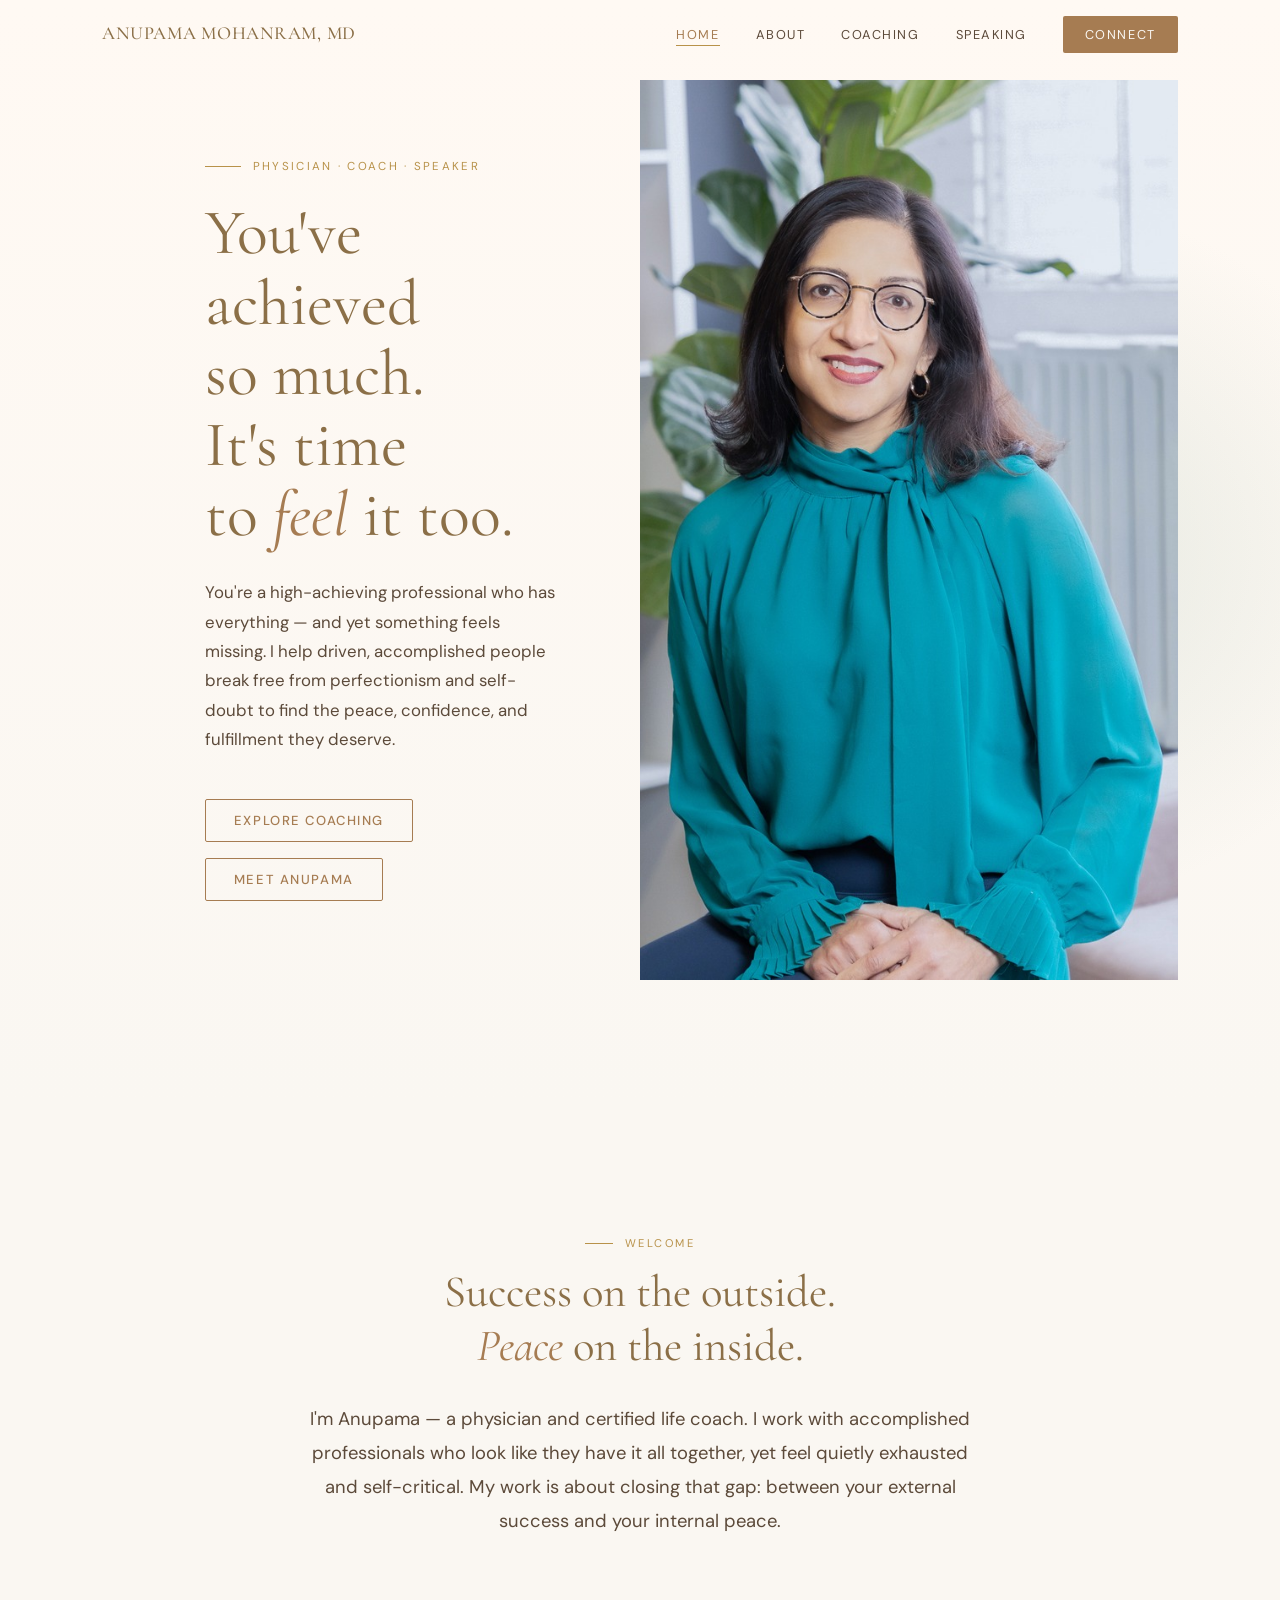
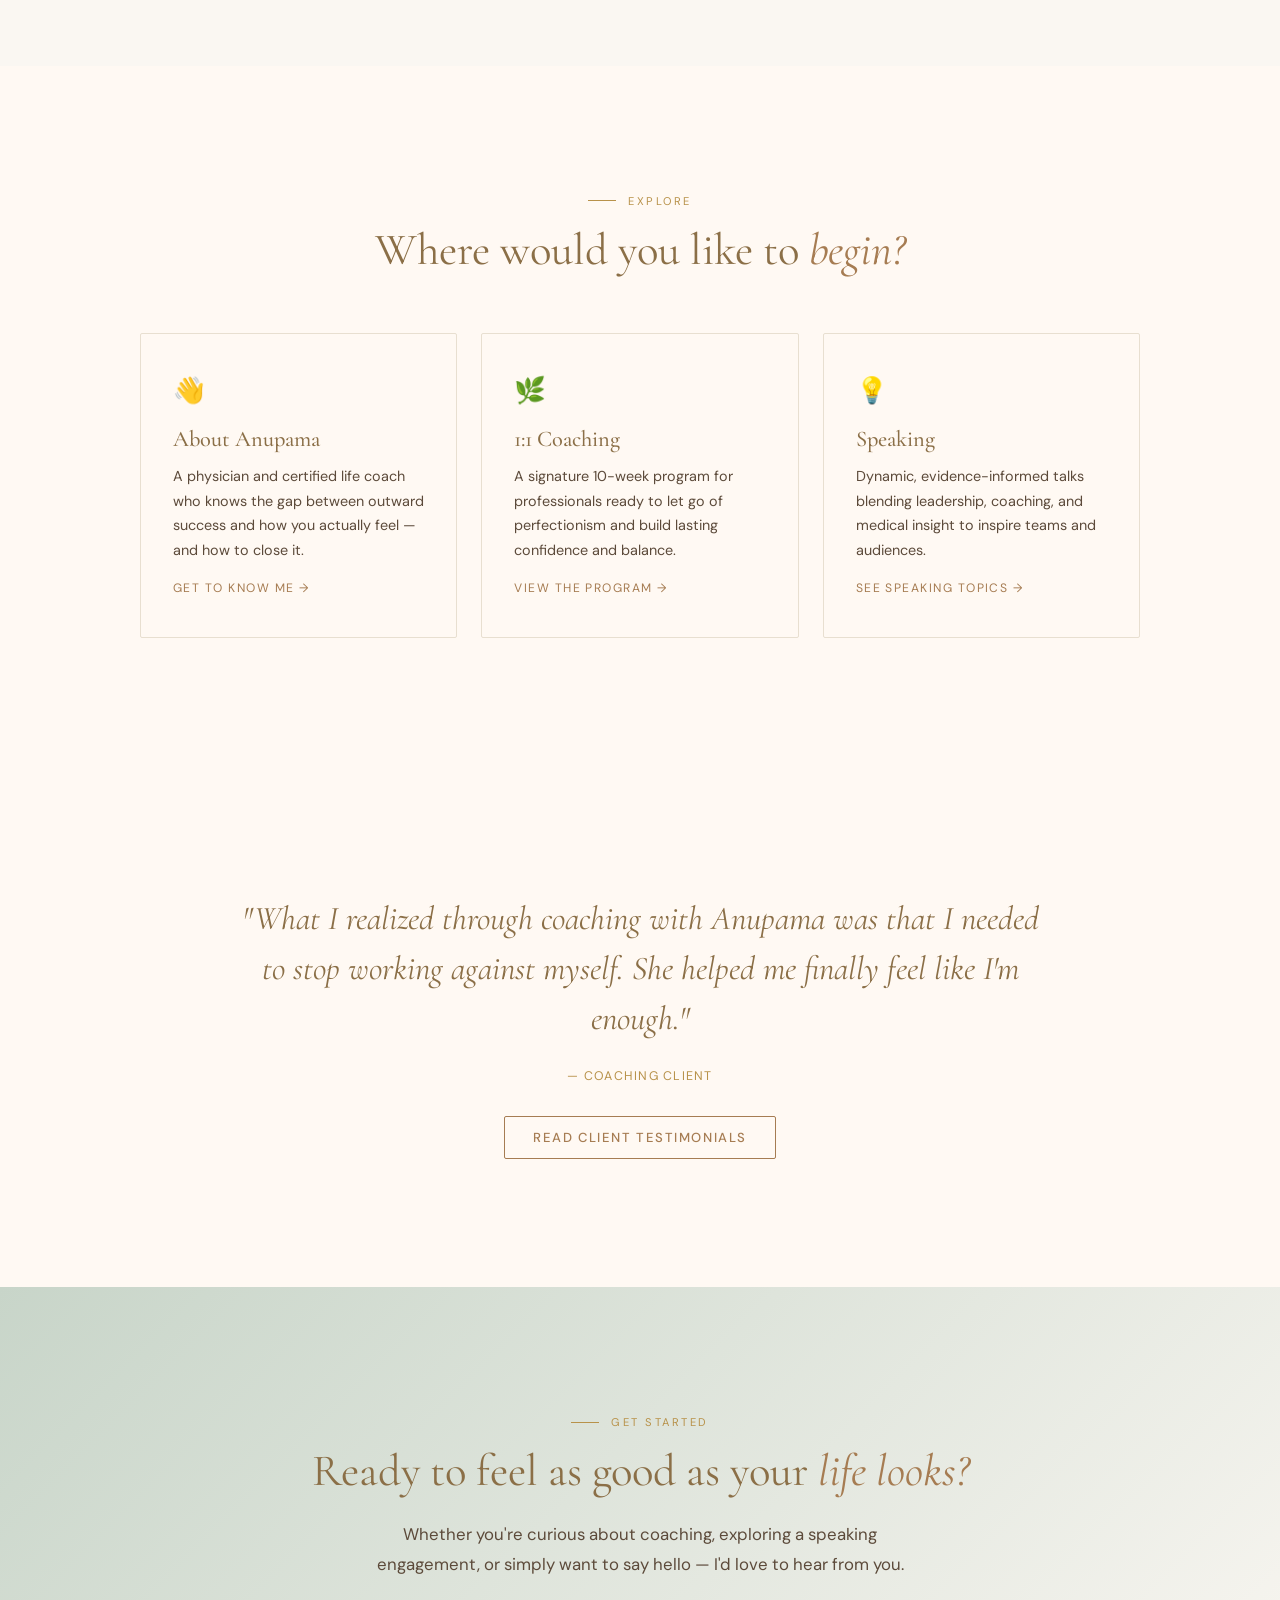
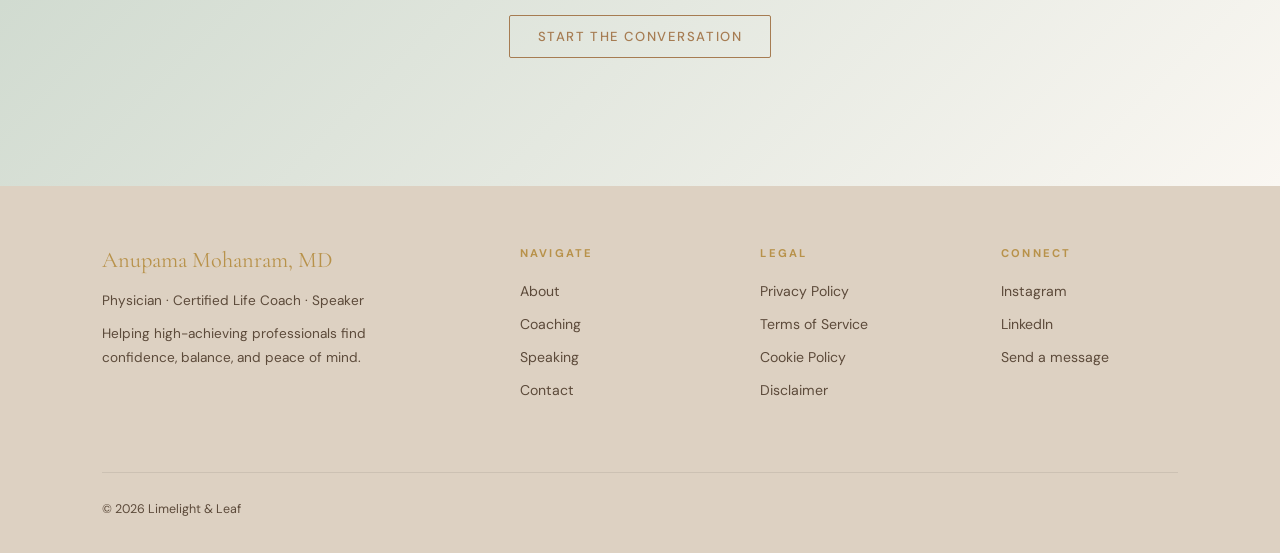
<file: index.html>
<!DOCTYPE html>
<html lang="en">
<head>
  <meta charset="UTF-8" />
  <meta name="viewport" content="width=device-width, initial-scale=1.0" />
  <title>Anupama Mohanram, MD — Physician, Coach &amp; Speaker | Limelight &amp; Leaf</title>
  <meta name="description" content="Anupama Mohanram, MD — physician, certified life coach, and speaker helping high-achieving professionals move past perfectionism and self-doubt to find confidence, balance, and peace." />
  <meta name="theme-color" content="#faf7f2" />
  <link rel="icon" href="assets/favicon.svg" type="image/svg+xml" />
  <link rel="canonical" href="https://anupamamd.com/" />

  <!-- Open Graph -->
  <meta property="og:type" content="website" />
  <meta property="og:title" content="Anupama Mohanram, MD — Physician, Coach &amp; Speaker" />
  <meta property="og:description" content="Helping high-achieving professionals find confidence, balance, and peace of mind." />
  <meta property="og:url" content="https://anupamamd.com/" />
  <meta property="og:image" content="https://anupamamd.com/intro.jpeg" />

  <link rel="preconnect" href="https://fonts.googleapis.com" />
  <link rel="preconnect" href="https://fonts.gstatic.com" crossorigin />
  <link href="https://fonts.googleapis.com/css2?family=Cormorant+Garamond:ital,wght@0,300;0,400;0,500;0,600;1,300;1,400;1,500&family=DM+Sans:ital,opsz,wght@0,9..40,300;0,9..40,400;0,9..40,500;1,9..40,300&display=swap" rel="stylesheet" />
  <link rel="stylesheet" href="assets/styles.css" />
</head>
<body>

  <header id="site-nav"></header>
  <div id="mobile-menu-mount"></div>

  <!-- HERO -->
  <section id="home">
    <div class="hero-bg-circle"></div>
    <div class="hero-text">
      <div class="hero-eyebrow">Physician &middot; Coach &middot; Speaker</div>
      <h1>You've achieved<br>so much. <br> It's time<br>to <em>feel</em> it too.</h1>
      <p>You're a high-achieving professional who has everything — and yet something feels missing. I help driven, accomplished people break free from perfectionism and self-doubt to find the peace, confidence, and fulfillment they deserve.</p>
      <div class="hero-btns">
        <a href="coaching.html" class="btn-primary">Explore Coaching</a>
        <a href="about.html" class="btn-outline">Meet Anupama</a>
      </div>
    </div>
    <div class="hero-image">
      <img src="intro.jpeg" alt="Anupama Mohanram, MD" onerror="this.style.display='none'; this.parentElement.classList.add('img-placeholder'); this.parentElement.innerHTML='<div style=\'display:flex;align-items:center;justify-content:center;height:100%;background:linear-gradient(160deg, var(--sand) 0%, var(--taupe) 100%);color:var(--warm-brown);font-family: Cormorant Garamond, serif;font-style:italic;\'>Image placeholder</div>'" />
    </div>
  </section>

  <!-- INTRO BAND -->
  <section class="intro-band">
    <div class="section-label reveal">Welcome</div>
    <h2 class="section-title reveal">Success on the outside.<br><em>Peace</em> on the inside.</h2>
    <p class="reveal">I'm Anupama — a physician and certified life coach. I work with accomplished professionals who look like they have it all together, yet feel quietly exhausted and self-critical. My work is about closing that gap: between your external success and your internal peace.</p>
  </section>

  <!-- EXPLORE (site orientation) -->
  <section style="background: var(--warm-white); text-align:center;">
    <div class="section-label reveal" style="justify-content:center;">Explore</div>
    <h2 class="section-title reveal">Where would you like to <em>begin?</em></h2>
    <div class="teaser-grid">
      <div class="teaser-card reveal">
        <div class="service-icon">👋</div>
        <h3>About Anupama</h3>
        <p>A physician and certified life coach who knows the gap between outward success and how you actually feel — and how to close it.</p>
        <a class="teaser-link" href="about.html">Get to know me →</a>
      </div>
      <div class="teaser-card reveal">
        <div class="service-icon">🌿</div>
        <h3>1:1 Coaching</h3>
        <p>A signature 10-week program for professionals ready to let go of perfectionism and build lasting confidence and balance.</p>
        <a class="teaser-link" href="coaching.html">View the program →</a>
      </div>
      <div class="teaser-card reveal">
        <div class="service-icon">💡</div>
        <h3>Speaking</h3>
        <p>Dynamic, evidence-informed talks blending leadership, coaching, and medical insight to inspire teams and audiences.</p>
        <a class="teaser-link" href="speaking.html">See speaking topics →</a>
      </div>
    </div>
  </section>

  <!-- PULL QUOTE -->
  <section class="pull-quote">
    <blockquote class="reveal">"What I realized through coaching with Anupama was that I needed to stop working against myself. She helped me finally feel like I'm enough."</blockquote>
    <span class="testimonial-author reveal">— Coaching Client</span>
    <div><a href="coaching.html" class="btn-outline reveal">Read client testimonials</a></div>
  </section>

  <!-- CLOSING CTA -->
  <section class="cta-band">
    <div class="section-label reveal">Get Started</div>
    <h2 class="reveal">Ready to feel as good as your <em>life looks?</em></h2>
    <p class="reveal">Whether you're curious about coaching, exploring a speaking engagement, or simply want to say hello — I'd love to hear from you.</p>
    <a href="contact.html" class="btn-primary reveal">Start the Conversation</a>
  </section>

  <footer id="site-footer"></footer>

  <script src="assets/partials.js"></script>
  <script src="assets/main.js"></script>
</body>
</html>
</file>
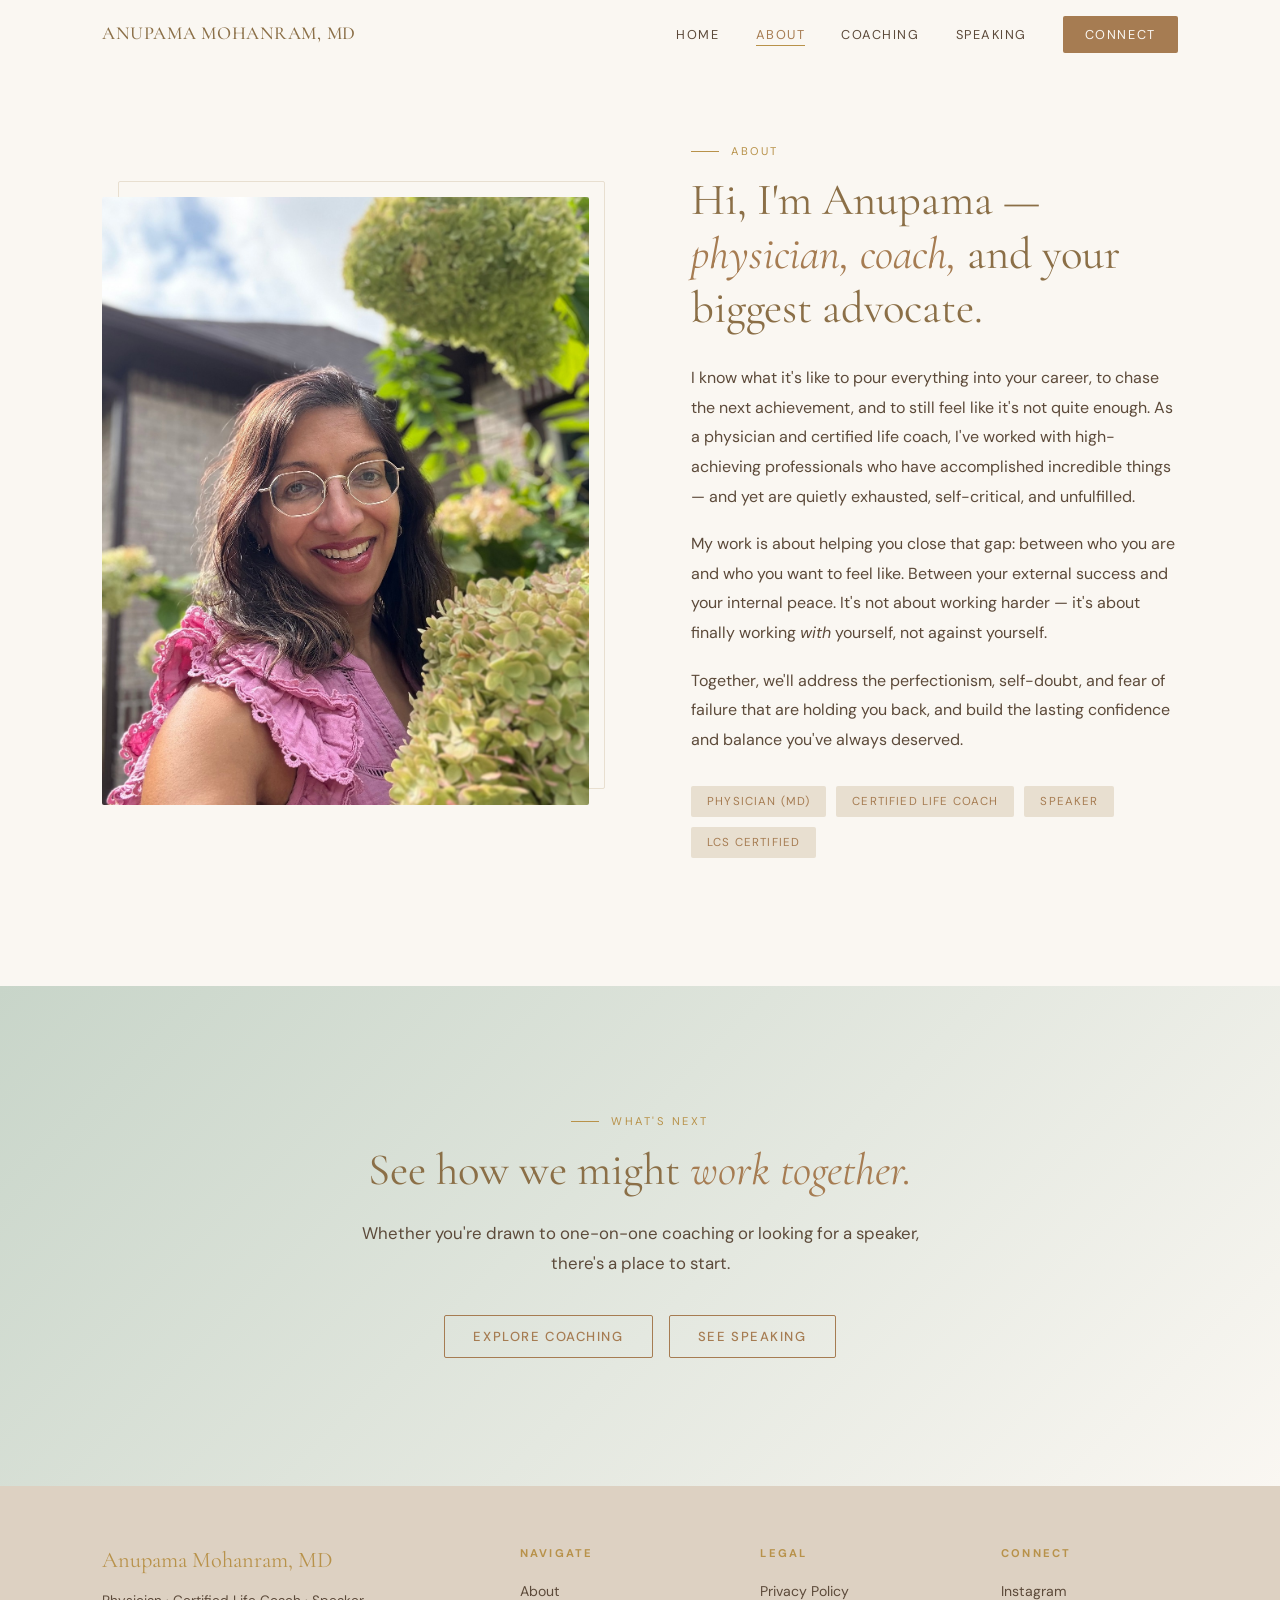
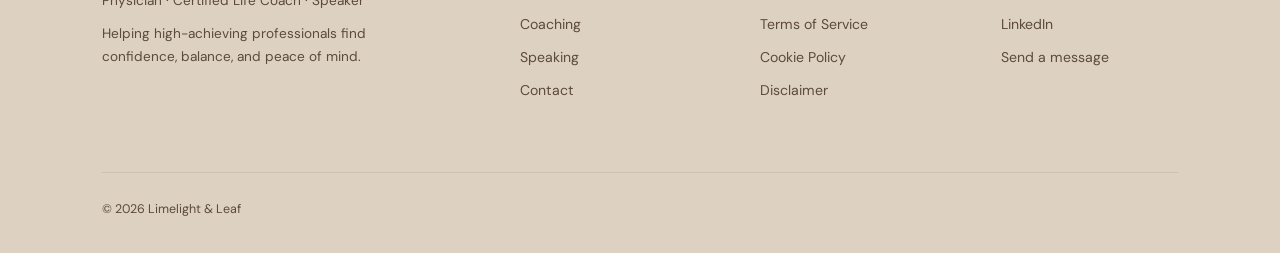
<file: about.html>
<!DOCTYPE html>
<html lang="en">
<head>
  <meta charset="UTF-8" />
  <meta name="viewport" content="width=device-width, initial-scale=1.0" />
  <title>About Anupama Mohanram, MD — Physician &amp; Life Coach</title>
  <meta name="description" content="Meet Anupama Mohanram, MD — a physician and certified life coach who helps high-achieving professionals close the gap between external success and internal peace." />
  <meta name="theme-color" content="#faf7f2" />
  <link rel="icon" href="assets/favicon.svg" type="image/svg+xml" />
  <link rel="canonical" href="https://anupamamd.com/about.html" />

  <meta property="og:type" content="website" />
  <meta property="og:title" content="About Anupama Mohanram, MD" />
  <meta property="og:description" content="Physician, certified life coach, and speaker helping high-achieving professionals." />
  <meta property="og:url" content="https://anupamamd.com/about.html" />
  <meta property="og:image" content="https://anupamamd.com/greeting.jpeg" />

  <link rel="preconnect" href="https://fonts.googleapis.com" />
  <link rel="preconnect" href="https://fonts.gstatic.com" crossorigin />
  <link href="https://fonts.googleapis.com/css2?family=Cormorant+Garamond:ital,wght@0,300;0,400;0,500;0,600;1,300;1,400;1,500&family=DM+Sans:ital,opsz,wght@0,9..40,300;0,9..40,400;0,9..40,500;1,9..40,300&display=swap" rel="stylesheet" />
  <link rel="stylesheet" href="assets/styles.css" />
</head>
<body>

  <header id="site-nav"></header>
  <div id="mobile-menu-mount"></div>

  <!-- ABOUT -->
  <section id="about" class="page-top">
    <div class="about-image reveal">
      <img src="greeting.jpeg" alt="Dr. Anupama Mohanram" loading="lazy" onerror="this.style.display='none'; this.parentElement.innerHTML+='<div style=\'width:100%;aspect-ratio:4/5;background:linear-gradient(150deg, var(--sand) 0%, var(--taupe) 100%);display:flex;align-items:center;justify-content:center;color:var(--warm-brown);font-family:Cormorant Garamond,serif;font-style:italic;\'>Image placeholder</div>';" />
    </div>
    <div class="about-text reveal">
      <div class="section-label">About</div>
      <h2 class="section-title">Hi, I'm Anupama — <em>physician, coach,</em> and your biggest advocate.</h2>
      <p>I know what it's like to pour everything into your career, to chase the next achievement, and to still feel like it's not quite enough. As a physician and certified life coach, I've worked with high-achieving professionals who have accomplished incredible things — and yet are quietly exhausted, self-critical, and unfulfilled.</p>
      <p>My work is about helping you close that gap: between who you are and who you want to feel like. Between your external success and your internal peace. It's not about working harder — it's about finally working <em>with</em> yourself, not against yourself.</p>
      <p>Together, we'll address the perfectionism, self-doubt, and fear of failure that are holding you back, and build the lasting confidence and balance you've always deserved.</p>
      <div class="about-credentials">
        <span class="credential-tag">Physician (MD)</span>
        <span class="credential-tag">Certified Life Coach</span>
        <span class="credential-tag">Speaker</span>
        <span class="credential-tag">LCS Certified</span>
      </div>
    </div>
  </section>

  <!-- CLOSING CTA -->
  <section class="cta-band">
    <div class="section-label reveal">What's Next</div>
    <h2 class="reveal">See how we might <em>work together.</em></h2>
    <p class="reveal">Whether you're drawn to one-on-one coaching or looking for a speaker, there's a place to start.</p>
    <div class="hero-btns reveal">
      <a href="coaching.html" class="btn-primary">Explore Coaching</a>
      <a href="speaking.html" class="btn-outline">See Speaking</a>
    </div>
  </section>

  <footer id="site-footer"></footer>

  <script src="assets/partials.js"></script>
  <script src="assets/main.js"></script>
</body>
</html>
</file>
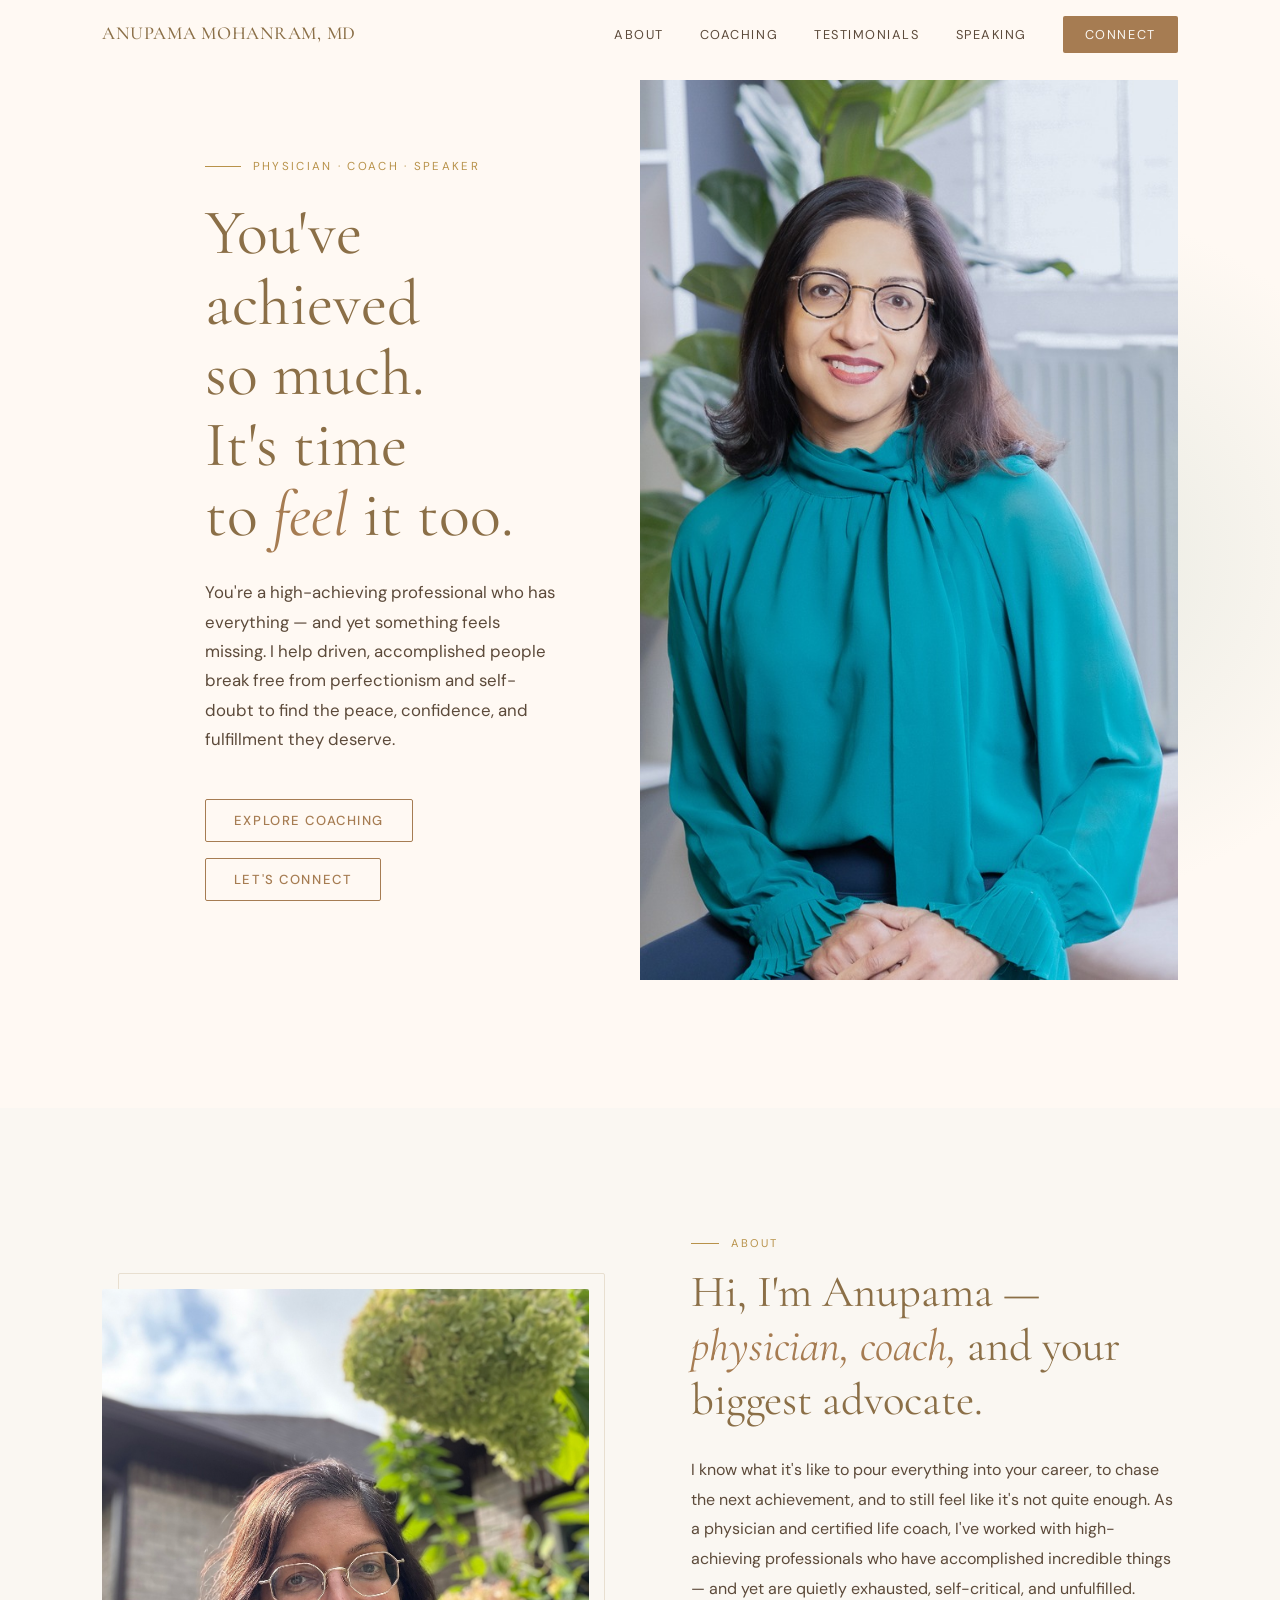
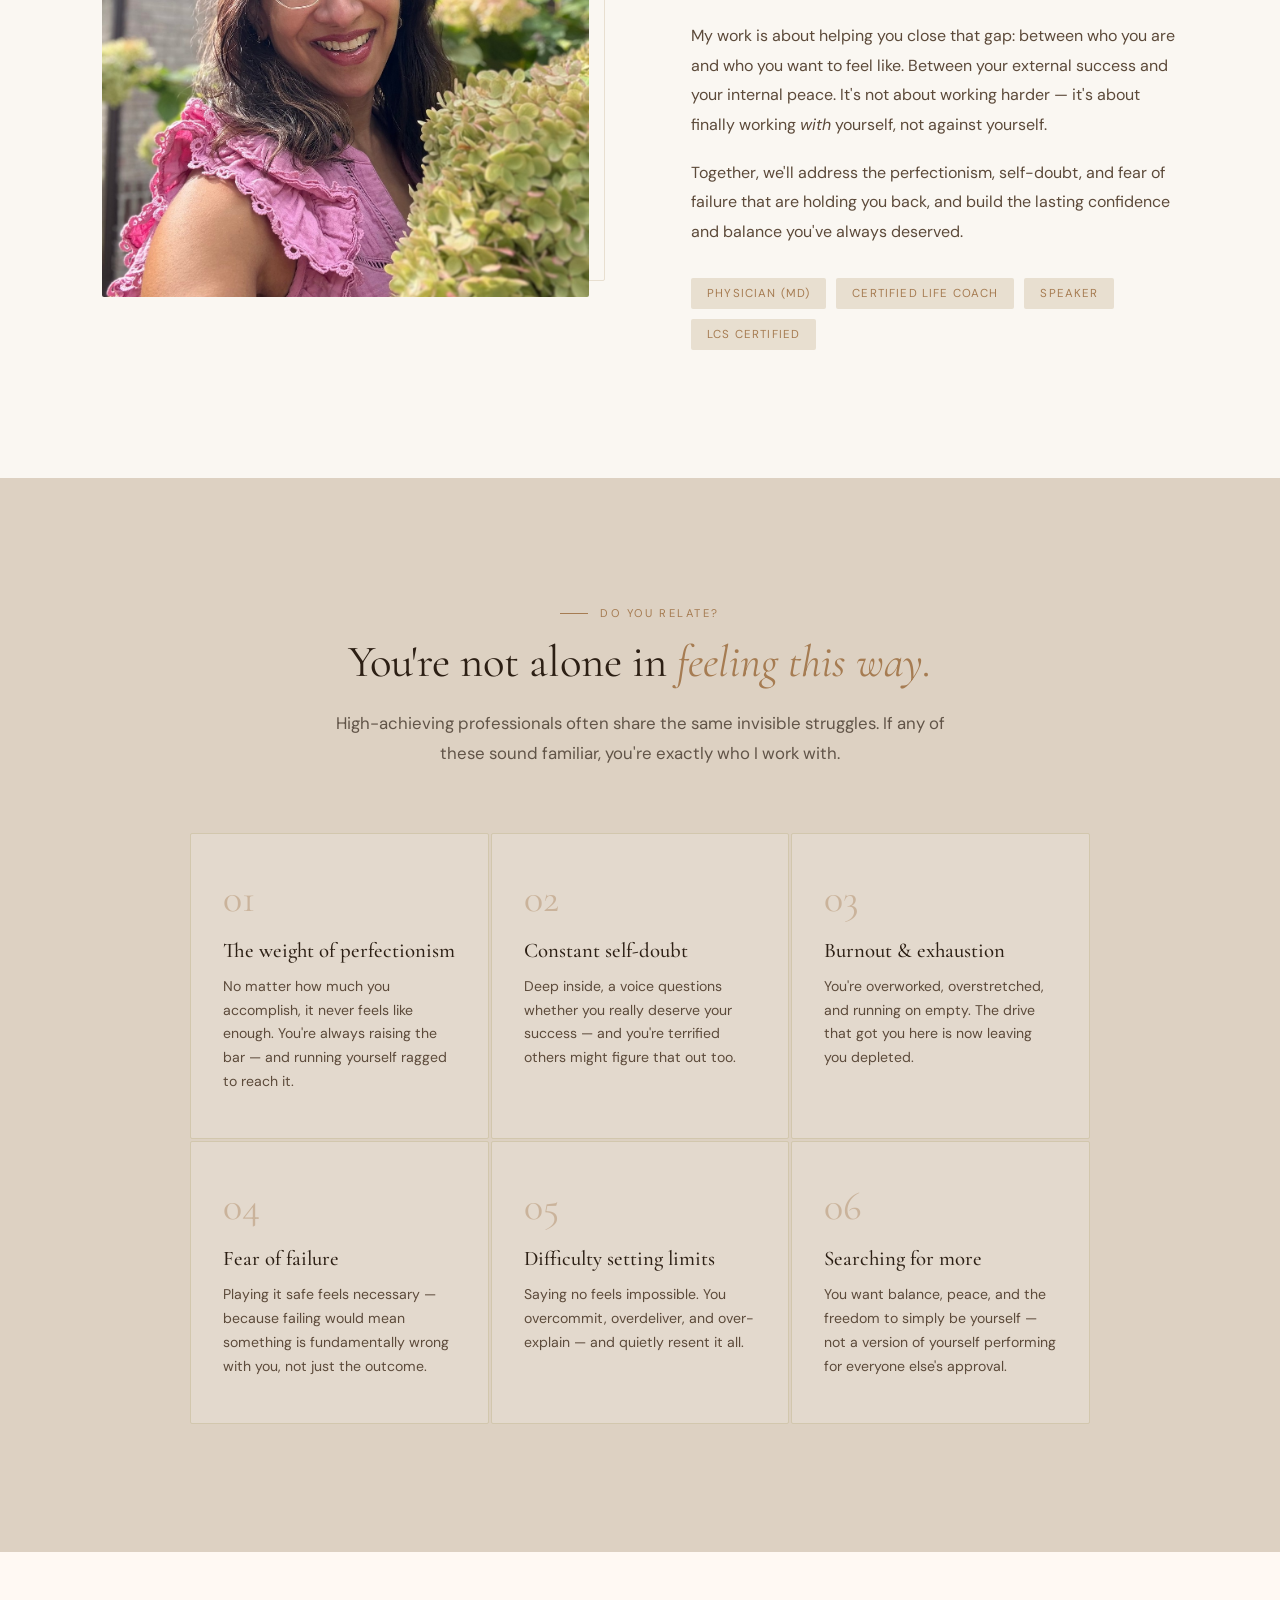
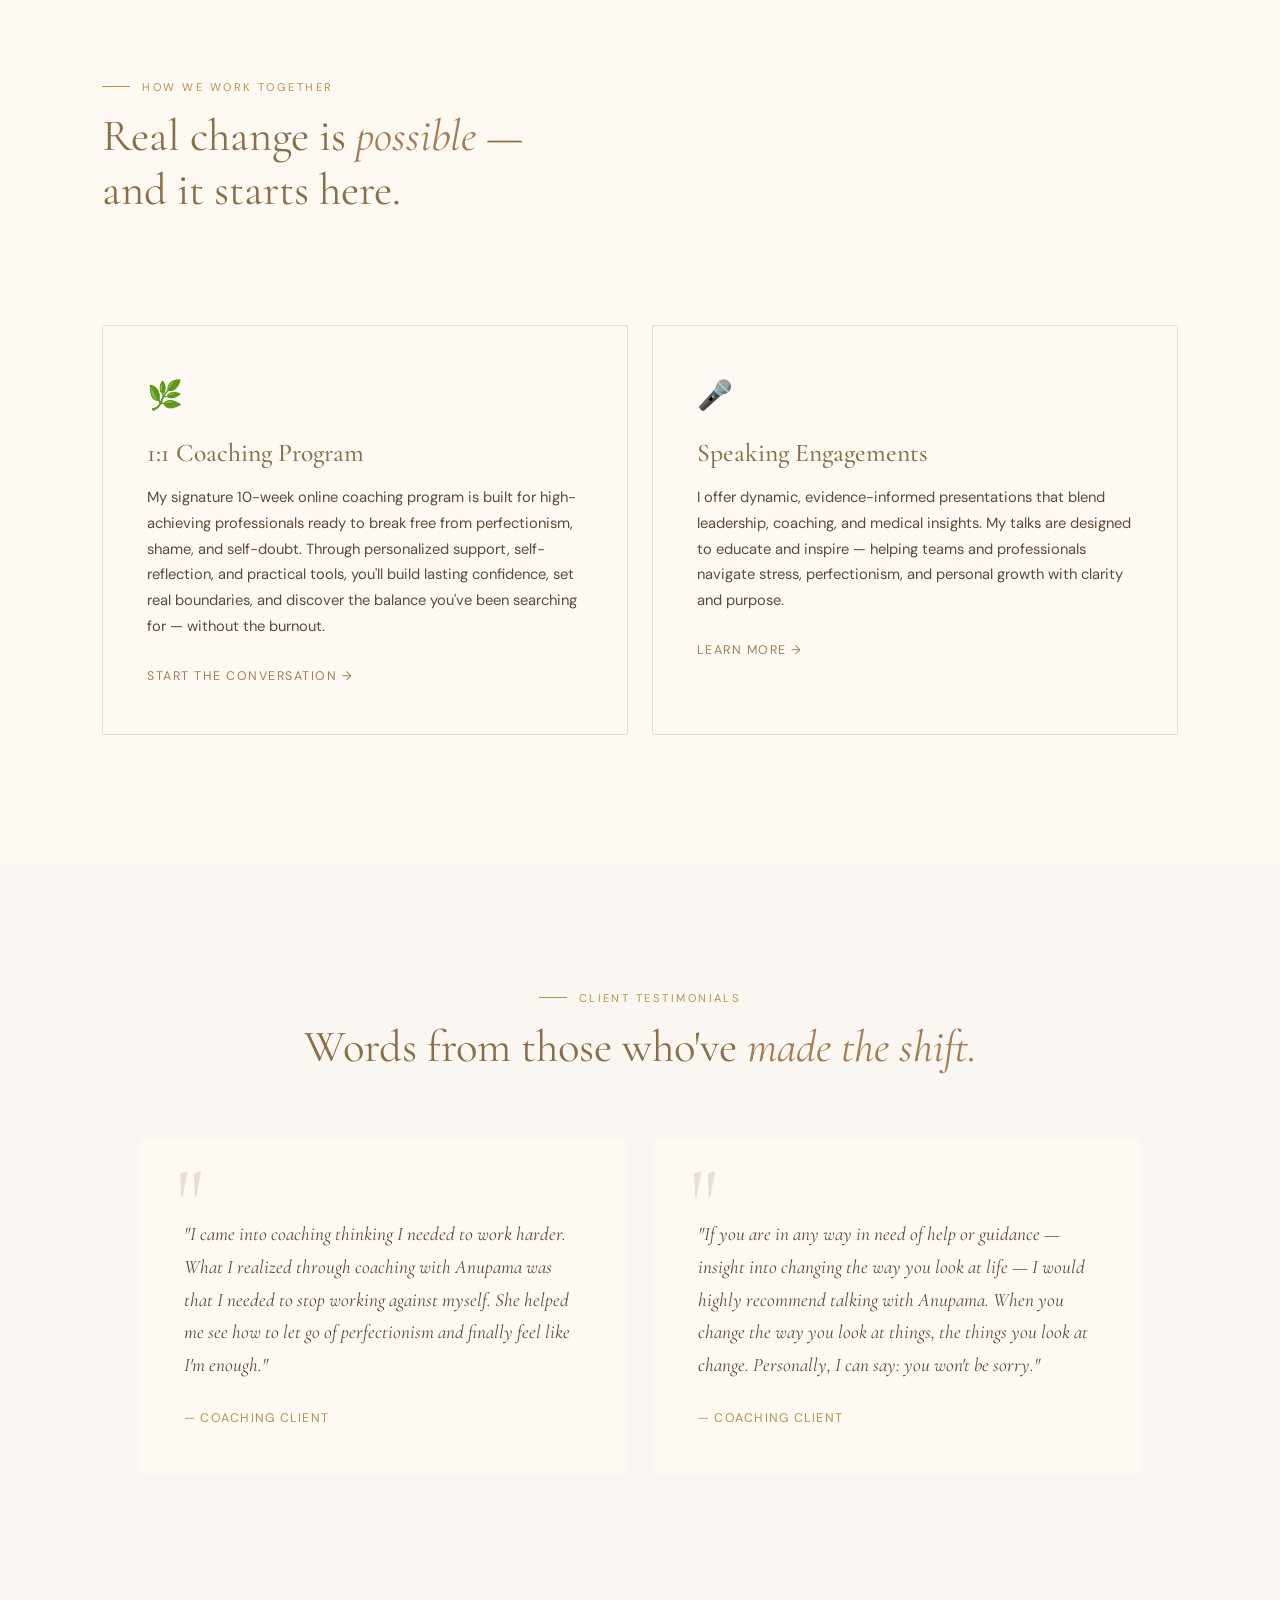
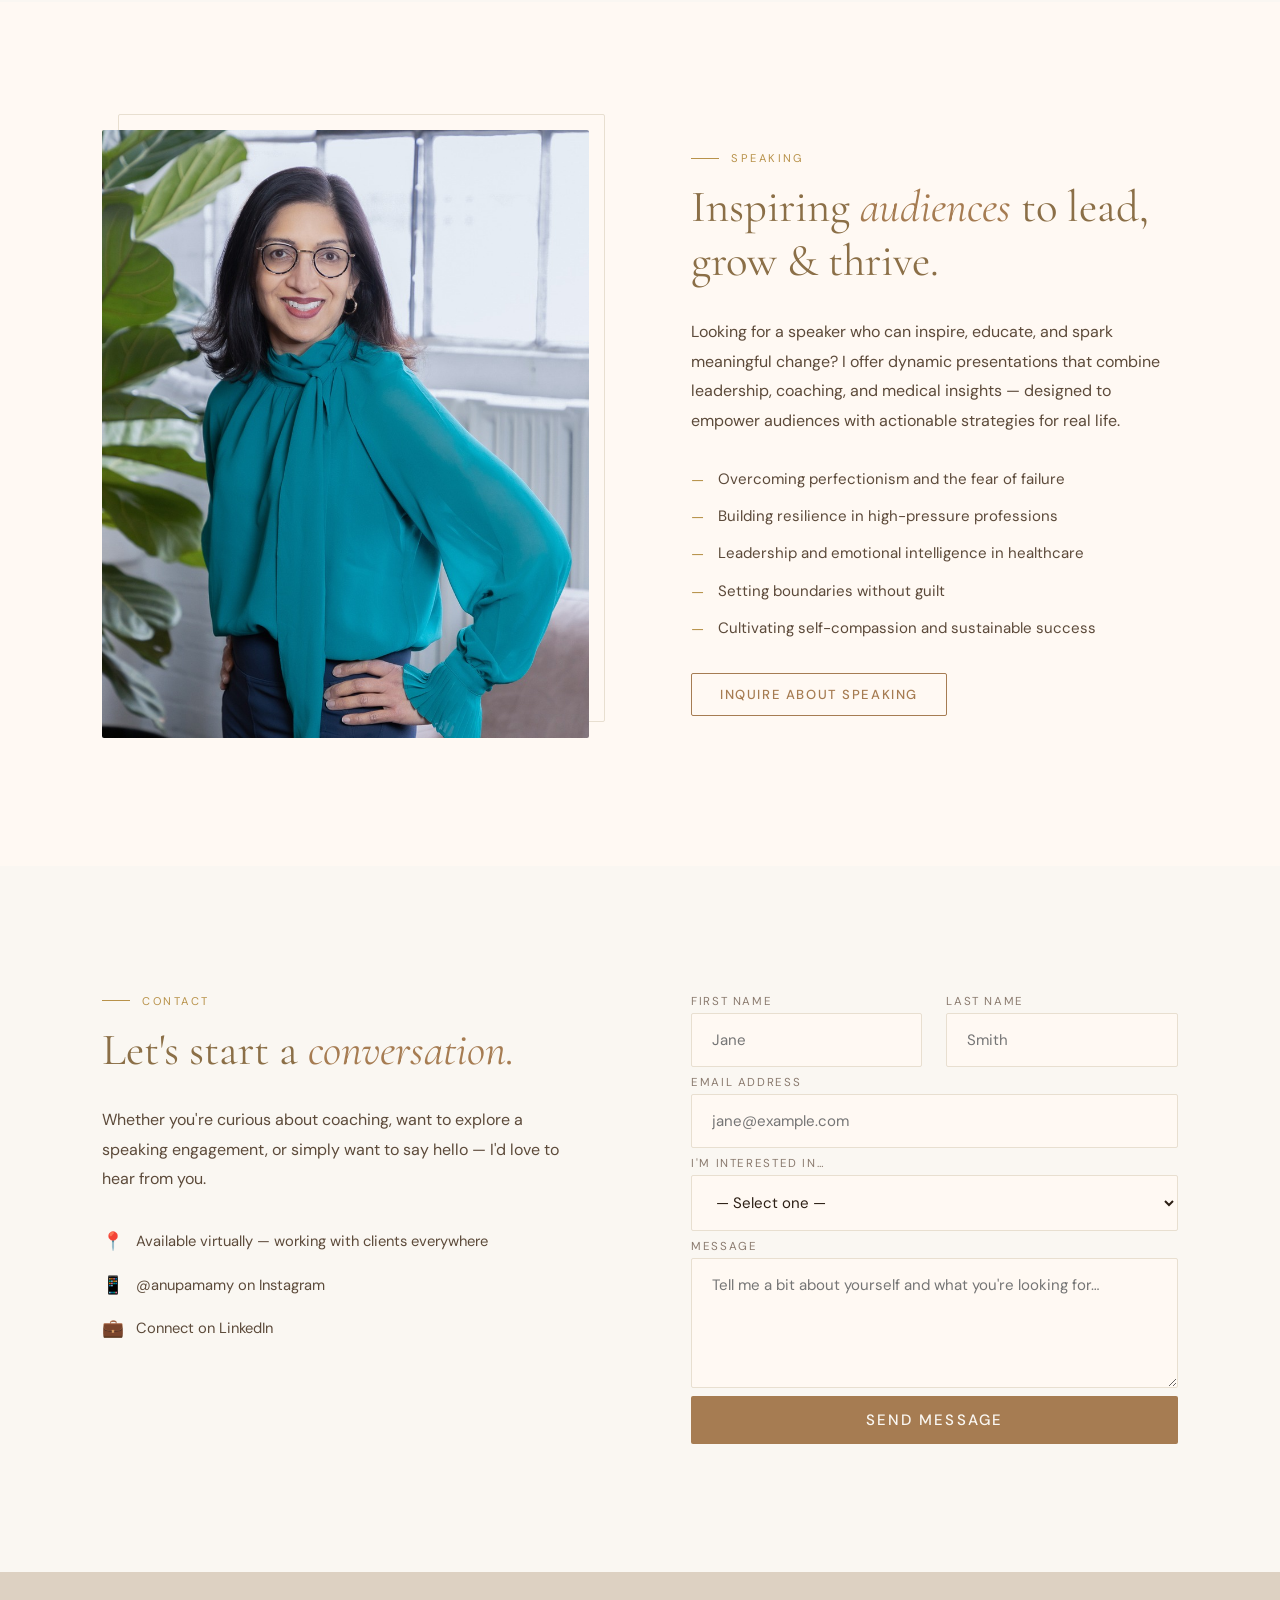
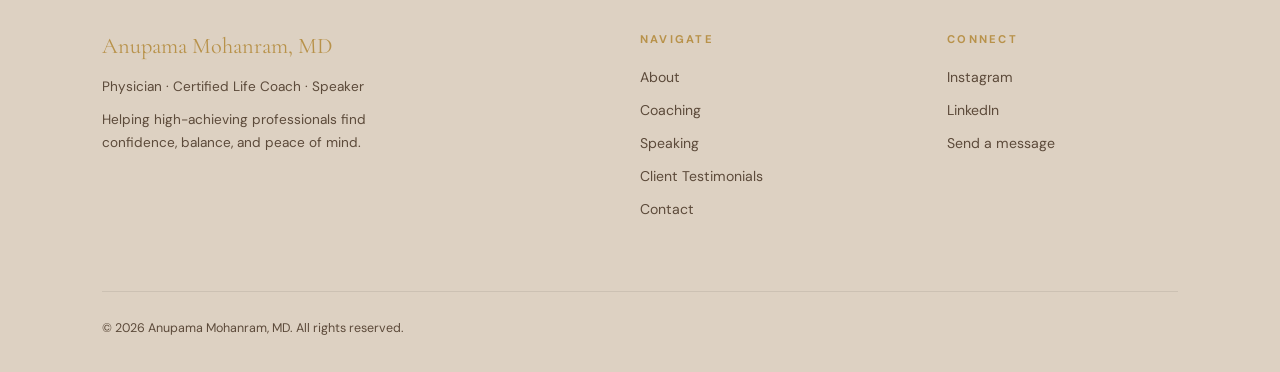
<file: anupama.html>
<!DOCTYPE html>
<html lang="en">
<head>
  <meta charset="UTF-8" />
  <meta name="viewport" content="width=device-width, initial-scale=1.0" />
  <title>Anupama Mohanram, MD — Physician, Coach & Speaker</title>
  <link rel="preconnect" href="https://fonts.googleapis.com" />
  <link rel="preconnect" href="https://fonts.gstatic.com" crossorigin />
  <link href="https://fonts.googleapis.com/css2?family=Cormorant+Garamond:ital,wght@0,300;0,400;0,500;0,600;1,300;1,400;1,500&family=DM+Sans:ital,opsz,wght@0,9..40,300;0,9..40,400;0,9..40,500;1,9..40,300&display=swap" rel="stylesheet" />
  <style>
    *, *::before, *::after { box-sizing: border-box; margin: 0; padding: 0; }

    :root {
      --cream: #faf7f2;
      --warm-white: #fff9f3;
      --sand: #e8dfd0;
      --taupe: #c4ae96;
      --warm-brown: #a67c52;
      --dark-brown: #8b6f47;
      --sage: #8a9e8c;
      --sage-light: #c8d5c9;
      --accent-gold: #b8924a;
      --text-dark: #2c1f14;
      --text-mid: #5c4a3a;
      --text-light: #8a7a6e;
      --section-pad: clamp(80px, 10vw, 140px);
    }

    html { scroll-behavior: smooth; }

    body {
      font-family: 'DM Sans', sans-serif;
      background: var(--cream);
      color: var(--text-dark);
      overflow-x: hidden;
    }

    /* ─── NAV ─── */
    nav {
      position: fixed;
      top: 0; left: 0; right: 0;
      z-index: 100;
      display: flex;
      align-items: center;
      justify-content: space-between;
      padding: 22px 8vw;
      transition: background 0.4s, box-shadow 0.4s;
    }
    nav.scrolled {
      background: rgba(250, 247, 242, 0.96);
      backdrop-filter: blur(10px);
      box-shadow: 0 1px 0 var(--sand);
    }
    .nav-logo {
      font-family: 'Cormorant Garamond', serif;
      font-size: 1.15rem;
      font-weight: 500;
      letter-spacing: 0.04em;
      color: var(--dark-brown);
      text-decoration: none;
      text-transform: uppercase;
    }
    .nav-links {
      display: flex;
      align-items: center;
      gap: 36px;
      list-style: none;
    }
    .nav-links a {
      font-size: 0.8rem;
      font-weight: 400;
      letter-spacing: 0.12em;
      text-transform: uppercase;
      color: var(--text-mid);
      text-decoration: none;
      transition: color 0.2s;
    }
    .nav-links a:hover { color: var(--warm-brown); }
    .nav-cta {
      background: var(--warm-brown);
      color: var(--cream) !important;
      padding: 10px 22px;
      border-radius: 2px;
      transition: background 0.2s !important;
    }
    .nav-cta:hover { background: var(--dark-brown) !important; color: var(--cream) !important; }
    .nav-hamburger { display: none; cursor: pointer; flex-direction: column; gap: 5px; }
    .nav-hamburger span { display: block; width: 24px; height: 1.5px; background: var(--text-dark); transition: 0.3s; }

    /* ─── HERO ─── */
    #home {
      min-height: 100vh;
      display: grid;
      grid-template-columns: 1fr 1fr;
      align-items: center;
      padding-top: 80px;
      background: var(--warm-white);
      overflow: hidden;
      position: relative;
    }
    .hero-bg-circle {
      position: absolute;
      width: 60vw; height: 60vw;
      max-width: 700px; max-height: 700px;
      right: -10vw; top: 50%;
      transform: translateY(-50%);
      background: radial-gradient(circle, var(--sage-light) 0%, transparent 70%);
      opacity: 0.4;
      pointer-events: none;
    }
    .hero-text {
      padding: 6vw 6vw 6vw 8vw;
      position: relative;
      z-index: 2;
      animation: fadeUp 0.9s ease both;
    }
    .hero-eyebrow {
      font-size: 0.72rem;
      letter-spacing: 0.2em;
      text-transform: uppercase;
      color: var(--accent-gold);
      margin-bottom: 24px;
      display: flex;
      align-items: center;
      gap: 12px;
    }
    .hero-eyebrow::before {
      content: '';
      display: block;
      width: 36px;
      height: 1px;
      background: var(--accent-gold);
    }
    .hero-text h1 {
      font-family: 'Cormorant Garamond', serif;
      font-size: clamp(2.8rem, 5vw, 4.5rem);
      font-weight: 400;
      line-height: 1.1;
      color: var(--dark-brown);
      margin-bottom: 28px;
    }
    .hero-text h1 em {
      font-style: italic;
      color: var(--warm-brown);
    }
    .hero-text p {
      font-size: 1.05rem;
      line-height: 1.75;
      color: var(--text-mid);
      max-width: 480px;
      margin-bottom: 44px;
    }
    .hero-btns {
      display: flex;
      flex-wrap: wrap;
      gap: 16px;
    }
    .btn-primary {
      display: inline-block;
      padding: 12px 28px;
      border: 1.5px solid var(--warm-brown);
      color: var(--warm-brown);
      background: transparent;
      text-decoration: none;
      font-size: 0.82rem;
      font-weight: 500;
      letter-spacing: 0.12em;
      text-transform: uppercase;
      border-radius: 2px;
      transition: background 0.25s, color 0.25s, transform 0.2s;
    }
    .btn-primary:hover { background: var(--warm-brown); color: var(--cream); transform: translateY(-2px); }
    .btn-outline {
      display: inline-block;
      padding: 12px 28px;
      border: 1.5px solid var(--warm-brown);
      color: var(--warm-brown);
      background: transparent;
      text-decoration: none;
      font-size: 0.82rem;
      font-weight: 500;
      letter-spacing: 0.12em;
      text-transform: uppercase;
      border-radius: 2px;
      transition: background 0.25s, color 0.25s, transform 0.2s;
    }
    .btn-outline:hover { background: var(--warm-brown); color: var(--cream); transform: translateY(-2px); }
    .hero-image {
      position: relative;
      height: 100vh;
      overflow: hidden;
      animation: fadeIn 1.1s ease both 0.2s;
    }
    .hero-image img {
      width: 100%;
      height: 100%;
      object-fit: cover;
      object-position: center top;
    }

    /* ─── SECTION SHARED ─── */
    section { padding: var(--section-pad) 8vw; }
    .section-label {
      font-size: 0.7rem;
      letter-spacing: 0.22em;
      text-transform: uppercase;
      color: var(--accent-gold);
      margin-bottom: 16px;
      display: flex;
      align-items: center;
      gap: 12px;
    }
    .section-label::before {
      content: '';
      display: block;
      width: 28px;
      height: 1px;
      background: var(--accent-gold);
    }
    h2.section-title {
      font-family: 'Cormorant Garamond', serif;
      font-size: clamp(2rem, 3.5vw, 3.2rem);
      font-weight: 400;
      line-height: 1.2;
      color: var(--dark-brown);
      margin-bottom: 28px;
    }
    h2.section-title em { font-style: italic; color: var(--warm-brown); }

    /* ─── ABOUT ─── */
    #about {
      background: var(--cream);
      display: grid;
      grid-template-columns: 1fr 1fr;
      gap: 8vw;
      align-items: center;
    }
    .about-image {
      position: relative;
    }
    .about-image img {
      width: 100%;
      aspect-ratio: 4/5;
      object-fit: cover;
      border-radius: 2px;
      display: block;
    }
    .about-image::before {
      content: '';
      position: absolute;
      inset: -16px -16px 16px 16px;
      border: 1.5px solid var(--sand);
      border-radius: 2px;
      z-index: -1;
    }
    .about-credentials {
      display: flex;
      flex-wrap: wrap;
      gap: 10px;
      margin-top: 32px;
    }
    .credential-tag {
      padding: 8px 16px;
      background: var(--sand);
      color: var(--warm-brown);
      font-size: 0.72rem;
      letter-spacing: 0.1em;
      text-transform: uppercase;
      border-radius: 2px;
    }
    .about-text p {
      font-size: 1rem;
      line-height: 1.85;
      color: var(--text-mid);
      margin-bottom: 18px;
    }

    /* ─── WHAT I HELP WITH (pain points) ─── */
    #challenges {
      background: #ddd1c2;
      color: var(--text-dark);
      text-align: center;
    }
    #challenges .section-label {
      justify-content: center;
      color: var(--warm-brown);
    }
    #challenges .section-label::before {
      background: var(--warm-brown);
    }
    #challenges h2.section-title {
      color: var(--text-dark);
      margin-bottom: 18px;
    }
    #challenges h2.section-title em {
      color: var(--warm-brown);
    }
    #challenges > p {
      font-size: 1.05rem;
      line-height: 1.8;
      color: rgba(44,31,20,0.7); /* text-dark, semi-transparent */
      max-width: 620px;
      margin: 0 auto 64px;
    }
    .challenges-grid {
      display: grid;
      grid-template-columns: repeat(3, 1fr);
      gap: 2px;
      max-width: 900px;
      margin: 0 auto;
    }
    .challenge-card {
      padding: 44px 32px;
      background: rgba(255,255,255,0.18);
      text-align: left;
      transition: background 0.25s;
      border-radius: 2px;
      border: 1.5px solid #d2c7ad;
    }
    .challenge-card:hover {
      background: rgba(255,255,255,0.32);
    }
    .challenge-num {
      font-family: 'Cormorant Garamond', serif;
      font-size: 2.5rem;
      color: var(--warm-brown);
      opacity: 0.4;
      line-height: 1;
      margin-bottom: 20px;
    }
    .challenge-card h3 {
      font-family: 'Cormorant Garamond', serif;
      font-size: 1.3rem;
      font-weight: 500;
      color: var(--text-dark);
      margin-bottom: 12px;
    }
    .challenge-card p {
      font-size: 0.88rem;
      line-height: 1.7;
      color: var(--text-mid);
    }

    /* ─── SERVICES ─── */
    #services {
      background: var(--warm-white);
    }
    .services-intro {
      display: grid;
      grid-template-columns: 1fr 1fr;
      gap: 8vw;
      align-items: start;
      margin-bottom: 80px;
    }
    .services-intro p {
      font-size: 1rem;
      line-height: 1.85;
      color: var(--text-mid);
    }
    .services-cards {
      display: grid;
      grid-template-columns: 1fr 1fr;
      gap: 24px;
    }
    .service-card {
      padding: 50px 44px;
      border: 1.5px solid var(--sand);
      border-radius: 2px;
      position: relative;
      overflow: hidden;
      transition: border-color 0.25s, transform 0.25s;
      background: var(--warm-white);
    }
    .service-card:hover { border-color: var(--taupe); transform: translateY(-4px); }
    .service-card::before {
      content: '';
      position: absolute;
      top: 0; left: 0;
      width: 4px;
      height: 0;
      background: var(--warm-brown);
      transition: height 0.3s;
    }
    .service-card:hover::before { height: 100%; }
    .service-icon {
      font-size: 1.8rem;
      margin-bottom: 24px;
    }
    .service-card h3 {
      font-family: 'Cormorant Garamond', serif;
      font-size: 1.6rem;
      font-weight: 500;
      color: var(--dark-brown);
      margin-bottom: 16px;
      line-height: 1.2;
    }
    .service-card p {
      font-size: 0.92rem;
      line-height: 1.75;
      color: var(--text-mid);
      margin-bottom: 28px;
    }
    .service-card a {
      font-size: 0.78rem;
      letter-spacing: 0.12em;
      text-transform: uppercase;
      color: var(--warm-brown);
      text-decoration: none;
      display: flex;
      align-items: center;
      gap: 8px;
      transition: gap 0.2s;
    }
    .service-card a:hover { gap: 14px; }

    /* ─── TESTIMONIALS ─── */
    #testimonials {
      background: var(--cream);
      text-align: center;
    }
    #testimonials .section-label { justify-content: center; }
    #testimonials h2.section-title { margin-bottom: 64px; }
    .testimonials-grid {
      display: grid;
      grid-template-columns: repeat(2, 1fr);
      gap: 28px;
      max-width: 1000px;
      margin: 0 auto;
    }
    .testimonial-card {
      padding: 48px 44px;
      background: var(--warm-white);
      border-radius: 2px;
      text-align: left;
      position: relative;
    }
    .testimonial-card::before {
      content: '"';
      font-family: 'Cormorant Garamond', serif;
      font-size: 6rem;
      color: var(--sand);
      line-height: 0.6;
      position: absolute;
      top: 36px;
      left: 36px;
    }
    .testimonial-card blockquote {
      font-family: 'Cormorant Garamond', serif;
      font-size: 1.2rem;
      font-style: italic;
      line-height: 1.7;
      color: var(--text-mid);
      margin-bottom: 28px;
      padding-top: 32px;
    }
    .testimonial-author {
      font-size: 0.78rem;
      letter-spacing: 0.1em;
      text-transform: uppercase;
      color: var(--accent-gold);
    }

    /* ─── SPEAKING ─── */
    #speaking {
      background: var(--warm-white);
      display: grid;
      grid-template-columns: 1fr 1fr;
      gap: 8vw;
      align-items: center;
    }
    .speaking-image {
      position: relative;
    }
    .speaking-image::before {
      content: '';
      position: absolute;
      inset: -16px -16px 16px 16px;
      border: 1.5px solid var(--sand);
      border-radius: 2px;
      z-index: -1;
    }
    .speaking-image img {
      width: 100%;
      aspect-ratio: 4/5;
      object-fit: cover;
      border-radius: 2px;
    }
    .speaking-topics {
      margin: 32px 0;
      display: flex;
      flex-direction: column;
      gap: 12px;
    }
    .speaking-topic {
      display: flex;
      align-items: flex-start;
      gap: 14px;
      font-size: 0.94rem;
      color: var(--text-mid);
      line-height: 1.6;
    }
    .speaking-topic::before {
      content: '—';
      color: var(--accent-gold);
      flex-shrink: 0;
      margin-top: 1px;
    }
    #speaking p {
      font-size: 1rem;
      line-height: 1.85;
      color: var(--text-mid);
    }

    /* ─── CONTACT ─── */
    #contact {
      background: var(--cream);
      display: grid;
      grid-template-columns: 1fr 1fr;
      gap: 8vw;
      align-items: start;
    }
    .contact-info p {
      font-size: 1rem;
      line-height: 1.85;
      color: var(--text-mid);
      margin-bottom: 32px;
    }
    .contact-info-items { margin-top: 36px; }
    .contact-info-item {
      display: flex;
      align-items: center;
      gap: 12px;
      margin-bottom: 20px;
    }
    .contact-info-item span:first-child {
      font-size: 1.1rem;
      line-height: 1;
      display: inline-flex;
      align-items: center;
    }
    .contact-info-item span:last-child {
      font-size: 0.92rem;
      color: var(--text-mid);
      line-height: 1.6;
    }
    .contact-form {
      display: flex;
      flex-direction: column;
      gap: 32px;
    }
    .form-row {
      display: grid;
      grid-template-columns: 1fr 1fr;
      gap: 24px;
      align-items: start; /* Align both columns to the top */
    }
    .form-group { display: flex; flex-direction: column; gap: 0px; }
    .form-group label {
      font-size: 0.72rem;
      letter-spacing: 0.14em;
      text-transform: uppercase;
      color: var(--text-light);
      margin-bottom: 4px; /* Reduce space below label */
      margin-top: 8px;    /* Add space above label to separate from previous field */
    }
    .form-row .form-group label {
      margin-top: 0; /* Remove extra top margin for first/last name fields */
    }
    .form-group:first-child label {
      margin-top: 0;
    }
    .form-group input,
    .form-group select,
    .form-group textarea {
      padding: 16px 20px;
      background: var(--warm-white);
      border: 1.5px solid var(--sand);
      border-radius: 2px;
      font-family: 'DM Sans', sans-serif;
      font-size: 0.94rem;
      color: var(--text-dark);
      transition: border-color 0.2s;
      outline: none;
      width: 100%;
    }
    .form-group input:focus,
    .form-group select:focus,
    .form-group textarea:focus { border-color: var(--warm-brown); }
    .form-group textarea { resize: vertical; min-height: 130px; }
    .form-group select:invalid {
      color: var(--text-light);
    }
    .form-group select option[value=""] {
      color: var(--text-light);
    }
    .form-submit {
      margin-top: 8px;
      padding: 14px 0; /* Reduced vertical padding */
      background: var(--warm-brown);
      color: var(--cream);
      border: none;
      cursor: pointer;
      font-family: 'DM Sans', sans-serif;
      font-size: 0.94rem; /* Reduced font size to match inputs */
      font-weight: 500;
      letter-spacing: 0.14em;
      text-transform: uppercase;
      border-radius: 2px;
      transition: background 0.25s, transform 0.2s;
      text-align: center;
      display: block;
      width: 100%; /* Make button full width of form group */
      box-sizing: border-box;
    }
    .form-submit:hover { background: var(--dark-brown); transform: translateY(-2px); }
    /* Ensure button is left-aligned with form fields */
    .contact-form form { width: 100%; }
    /* Remove any extra centering from parent */
    .contact-form { align-items: stretch; }
    .form-success {
      display: none;
      padding: 22px;
      background: var(--sage-light);
      color: var(--dark-brown);
      border-radius: 2px;
      font-size: 0.94rem;
      line-height: 1.65;
      text-align: center;
    }
    /* New styles for reset button */
    .form-reset-btn {
      margin-top: 12px;
      padding: 12px 0;
      background: transparent;
      color: var(--warm-brown);
      border: 1.5px solid var(--warm-brown);
      cursor: pointer;
      font-family: 'DM Sans', sans-serif;
      font-size: 0.82rem;
      font-weight: 500;
      letter-spacing: 0.14em;
      text-transform: uppercase;
      border-radius: 2px;
      transition: background 0.25s, color 0.25s, transform 0.2s;
      width: 100%;
    }
    .form-reset-btn:hover {
      background: var(--warm-brown);
      color: var(--cream);
      transform: translateY(-2px);
    }
    /* Fixed image placeholder styles */
    .hero-image img, .about-image img, .speaking-image img {
      display: block;
      width: 100%;
      height: 100%;
      object-fit: cover;
    }
    .hero-image {
      min-height: 500px;
    }

    /* ---------------- FOOTER ---------------- */

    footer {
      background: #ddd1c2;
      padding: 60px 8vw 36px;
    }

    .footer-inner {
      display: grid;
      grid-template-columns: 2fr 1fr 1fr;
      gap: 6vw;
      margin-bottom: 60px;
    }

    .footer-brand p {
      font-family: 'Cormorant Garamond', serif;
      font-size: 1.4rem;
      font-weight: 400;
      margin-bottom: 16px;
      color: var(--accent-gold); /* GOLD TITLE */
    }

    .footer-brand span {
      font-size: 0.85rem;
      color: var(--text-mid);
      line-height: 1.7;
      display: block;
    }

    .footer-col h4 {
      font-size: 0.7rem;
      letter-spacing: 0.2em;
      text-transform: uppercase;
      margin-bottom: 20px;
      color: var(--accent-gold); /* GOLD HEADERS */
    }

    .footer-col ul { list-style: none; }
    .footer-col ul li { margin-bottom: 12px; }

    .footer-col ul li a {
      font-size: 0.88rem;
      color: var(--text-mid);
      text-decoration: none;
      transition: color 0.2s;
    }
    .footer-col ul li a:hover {
      color: var(--dark-brown);
    }

    .footer-bottom {
      border-top: 1px solid rgba(0,0,0,0.08);
      padding-top: 28px;
    }

    .footer-bottom p {
      font-size: 0.78rem;
      color: var(--text-mid);
    }

    /* ─── ANIMATIONS ─── */
    @keyframes fadeUp {
      from { opacity: 0; transform: translateY(30px); }
      to { opacity: 1; transform: translateY(0); }
    }
    @keyframes fadeIn {
      from { opacity: 0; }
      to { opacity: 1; }
    }
    .reveal {
      opacity: 0;
      transform: translateY(24px);
      transition: opacity 0.7s ease, transform 0.7s ease;
    }
    .reveal.visible {
      opacity: 1;
      transform: translateY(0);
    }

    /* ─── MOBILE NAV OVERLAY ─── */
    .mobile-menu {
      display: none;
      position: fixed;
      inset: 0;
      background: var(--warm-white);
      z-index: 99;
      flex-direction: column;
      align-items: center;
      justify-content: center;
      gap: 36px;
    }
    .mobile-menu.open { display: flex; }
    .mobile-menu a {
      font-family: 'Cormorant Garamond', serif;
      font-size: 2rem;
      color: var(--dark-brown);
      text-decoration: none;
      letter-spacing: 0.05em;
    }
    .mobile-close {
      position: absolute;
      top: 24px; right: 6vw;
      font-size: 1.8rem;
      cursor: pointer;
      color: var(--text-dark);
    }

    /* ─── RESPONSIVE ─── */
    @media (max-width: 900px) {
      #home { grid-template-columns: 1fr; }
      .hero-image { height: 60vw; min-height: 320px; order: -1; }
      .hero-text { padding: 48px 6vw; }
      #about, #speaking, #contact { grid-template-columns: 1fr; }
      .about-image, .speaking-image { order: -1; }
      .services-intro { grid-template-columns: 1fr; }
      .services-cards { grid-template-columns: 1fr; }
      .challenges-grid { grid-template-columns: 1fr; }
      .testimonials-grid { grid-template-columns: 1fr; }
      .footer-inner { grid-template-columns: 1fr; gap: 36px; }
      .nav-links { display: none; }
      .nav-hamburger { display: flex; }
      .form-row { grid-template-columns: 1fr; }
    }
  </style>
</head>
<body>

  <!-- NAV -->
  <nav id="main-nav">
    <a class="nav-logo" href="#home">Anupama Mohanram, MD</a>
    <ul class="nav-links">
      <li><a href="#about">About</a></li>
      <li><a href="#services">Coaching</a></li>
      <li><a href="#testimonials">Testimonials</a></li>
      <li><a href="#speaking">Speaking</a></li>
      <li><a href="#contact" class="nav-cta">Connect</a></li>
    </ul>
    <div class="nav-hamburger" id="hamburger" onclick="openMobileMenu()">
      <span></span><span></span><span></span>
    </div>
  </nav>

  <!-- MOBILE MENU -->
  <div class="mobile-menu" id="mobile-menu">
    <span class="mobile-close" onclick="closeMobileMenu()">✕</span>
    <a href="#about" onclick="closeMobileMenu()">About</a>
    <a href="#services" onclick="closeMobileMenu()">Coaching</a>
    <a href="#testimonials" onclick="closeMobileMenu()">Testimonials</a>
    <a href="#speaking" onclick="closeMobileMenu()">Speaking</a>
    <a href="#contact" onclick="closeMobileMenu()">Connect with Me</a>
  </div>

  <!-- HERO -->
  <section id="home">
    <div class="hero-bg-circle"></div>
    <div class="hero-text">
      <div class="hero-eyebrow">Physician · Coach · Speaker</div>
      <h1>You've achieved<br>so much. <br> It's time<br>to <em>feel</em> it too.</h1>
      <p>You're a high-achieving professional who has everything — and yet something feels missing. I help driven, accomplished people break free from perfectionism and self-doubt to find the peace, confidence, and fulfillment they deserve.</p>
      <div class="hero-btns">
        <a href="#services" class="btn-primary">Explore Coaching</a>
        <a href="#contact" class="btn-outline">Let's Connect</a>
      </div>
    </div>
    <div class="hero-image">
      <img src="intro.jpeg" alt="Anupama Mohanram, MD" onerror="this.style.display='none'; this.parentElement.classList.add('img-placeholder'); this.parentElement.innerHTML='<div style=\'display:flex;align-items:center;justify-content:center;height:100%;background:linear-gradient(160deg, var(--sand) 0%, var(--taupe) 100%);color:var(--warm-brown);font-family: Cormorant Garamond, serif;font-style:italic;\'>Image placeholder</div>'" />
    </div>
  </section>

  <!-- ABOUT -->
  <section id="about">
    <div class="about-image reveal">
      <img src="greeting.jpeg" alt="Dr. Anupama Mohanram" onerror="this.style.display='none'; this.parentElement.innerHTML+='<div style=\'width:100%;aspect-ratio:4/5;background:linear-gradient(150deg, var(--sand) 0%, var(--taupe) 100%);display:flex;align-items:center;justify-content:center;color:var(--warm-brown);font-family:Cormorant Garamond,serif;font-style:italic;\'>Image placeholder</div>';" />
    </div>
    <div class="about-text reveal">
      <div class="section-label">About</div>
      <h2 class="section-title">Hi, I'm Anupama — <em>physician, coach,</em> and your biggest advocate.</h2>
      <p>I know what it's like to pour everything into your career, to chase the next achievement, and to still feel like it's not quite enough. As a physician and certified life coach, I've worked with high-achieving professionals who have accomplished incredible things — and yet are quietly exhausted, self-critical, and unfulfilled.</p>
      <p>My work is about helping you close that gap: between who you are and who you want to feel like. Between your external success and your internal peace. It's not about working harder — it's about finally working <em>with</em> yourself, not against yourself.</p>
      <p>Together, we'll address the perfectionism, self-doubt, and fear of failure that are holding you back, and build the lasting confidence and balance you've always deserved.</p>
      <div class="about-credentials">
        <span class="credential-tag">Physician (MD)</span>
        <span class="credential-tag">Certified Life Coach</span>
        <span class="credential-tag">Speaker</span>
        <span class="credential-tag">LCS Certified</span>
      </div>
    </div>
  </section>

  <!-- CHALLENGES -->
  <section id="challenges">
    <div class="section-label">Do you relate?</div>
    <h2 class="section-title reveal">You're not alone in <em>feeling this way.</em></h2>
    <p class="reveal">High-achieving professionals often share the same invisible struggles. If any of these sound familiar, you're exactly who I work with.</p>
    <div class="challenges-grid">
      <div class="challenge-card reveal">
        <div class="challenge-num">01</div>
        <h3>The weight of perfectionism</h3>
        <p>No matter how much you accomplish, it never feels like enough. You're always raising the bar — and running yourself ragged to reach it.</p>
      </div>
      <div class="challenge-card reveal">
        <div class="challenge-num">02</div>
        <h3>Constant self-doubt</h3>
        <p>Deep inside, a voice questions whether you really deserve your success — and you're terrified others might figure that out too.</p>
      </div>
      <div class="challenge-card reveal">
        <div class="challenge-num">03</div>
        <h3>Burnout & exhaustion</h3>
        <p>You're overworked, overstretched, and running on empty. The drive that got you here is now leaving you depleted.</p>
      </div>
      <div class="challenge-card reveal">
        <div class="challenge-num">04</div>
        <h3>Fear of failure</h3>
        <p>Playing it safe feels necessary — because failing would mean something is fundamentally wrong with you, not just the outcome.</p>
      </div>
      <div class="challenge-card reveal">
        <div class="challenge-num">05</div>
        <h3>Difficulty setting limits</h3>
        <p>Saying no feels impossible. You overcommit, overdeliver, and over-explain — and quietly resent it all.</p>
      </div>
      <div class="challenge-card reveal">
        <div class="challenge-num">06</div>
        <h3>Searching for more</h3>
        <p>You want balance, peace, and the freedom to simply be yourself — not a version of yourself performing for everyone else's approval.</p>
      </div>
    </div>
  </section>

  <!-- SERVICES -->
  <section id="services">
    <div class="services-intro">
      <div>
        <div class="section-label">How We Work Together</div>
        <h2 class="section-title">Real change is <em>possible</em> — and it starts here.</h2>
      </div>
      
    </div>
    <div class="services-cards">
      <div class="service-card reveal">
        <div class="service-icon">🌿</div>
        <h3>1:1 Coaching Program</h3>
        <p>My signature 10-week online coaching program is built for high-achieving professionals ready to break free from perfectionism, shame, and self-doubt. Through personalized support, self-reflection, and practical tools, you'll build lasting confidence, set real boundaries, and discover the balance you've been searching for — without the burnout.</p>
        <a href="#contact">Start the conversation →</a>
      </div>
      <div class="service-card reveal">
        <div class="service-icon">🎤</div>
        <h3>Speaking Engagements</h3>
        <p>I offer dynamic, evidence-informed presentations that blend leadership, coaching, and medical insights. My talks are designed to educate and inspire — helping teams and professionals navigate stress, perfectionism, and personal growth with clarity and purpose.</p>
        <a href="#speaking">Learn more →</a>
      </div>
    </div>
  </section>

  <!-- TESTIMONIALS -->
  <section id="testimonials">
    <div class="section-label">Client Testimonials</div>
    <h2 class="section-title">Words from those who've <em>made the shift.</em></h2>
    <div class="testimonials-grid">
      <div class="testimonial-card reveal">
        <blockquote>"I came into coaching thinking I needed to work harder. What I realized through coaching with Anupama was that I needed to stop working against myself. She helped me see how to let go of perfectionism and finally feel like I'm enough."</blockquote>
        <div class="testimonial-author">— Coaching Client</div>
      </div>
      <div class="testimonial-card reveal">
        <blockquote>"If you are in any way in need of help or guidance — insight into changing the way you look at life — I would highly recommend talking with Anupama. When you change the way you look at things, the things you look at change. Personally, I can say: you won't be sorry."</blockquote>
        <div class="testimonial-author">— Coaching Client</div>
      </div>
    </div>
  </section>

  <!-- SPEAKING -->
  <section id="speaking">
    <div class="speaking-image reveal">
      <img src="speaker.jpeg" alt="Dr. Anupama Mohanram speaking" onerror="this.style.display='none'; this.parentElement.innerHTML+='<div style=\'width:100%;aspect-ratio:4/5;background:linear-gradient(160deg, var(--sage-light) 0%, var(--sage) 100%);display:flex;align-items:center;justify-content:center;color:var(--warm-brown);font-family:Cormorant Garamond,serif;font-style:italic;\'>Image placeholder</div>';" />
    </div>
    <div class="reveal">
      <div class="section-label">Speaking</div>
      <h2 class="section-title">Inspiring <em>audiences</em> to lead, grow & thrive.</h2>
      <p>Looking for a speaker who can inspire, educate, and spark meaningful change? I offer dynamic presentations that combine leadership, coaching, and medical insights — designed to empower audiences with actionable strategies for real life.</p>
      <div class="speaking-topics">
        <div class="speaking-topic">Overcoming perfectionism and the fear of failure</div>
        <div class="speaking-topic">Building resilience in high-pressure professions</div>
        <div class="speaking-topic">Leadership and emotional intelligence in healthcare</div>
        <div class="speaking-topic">Setting boundaries without guilt</div>
        <div class="speaking-topic">Cultivating self-compassion and sustainable success</div>
      </div>
      <a href="#contact" class="btn-primary">Inquire About Speaking</a>
    </div>
  </section>

  <!-- CONTACT -->
  <section id="contact">
    <div class="contact-info reveal">
      <div class="section-label">Contact</div>
      <h2 class="section-title">Let's start a <em>conversation.</em></h2>
      <p>Whether you're curious about coaching, want to explore a speaking engagement, or simply want to say hello — I'd love to hear from you.</p>
      <div class="contact-info-items">
        <div class="contact-info-item">
          <span>📍</span>
          <span>Available virtually — working with clients everywhere</span>
        </div>
        <div class="contact-info-item">
          <span>📱</span>
          <span>@anupamamy on Instagram</span>
        </div>
        <div class="contact-info-item">
          <span>💼</span>
          <span>
            <a href="https://www.linkedin.com/in/anupamamd/" target="_blank" style="color: var(--text-mid); text-decoration: none;">
              Connect on LinkedIn
            </a>
          </span>
        </div>
      </div>
    </div>
    <div class="contact-form reveal">
      <!-- Form container - always visible but toggles content -->
      <div id="form-container" style="display: block;">
        <form id="contact-form" action="https://formspree.io/f/YOUR_FORM_ID" method="POST">
          <div class="form-row">
            <div class="form-group">
              <label for="fname">First Name</label>
              <input type="text" id="fname" name="first_name" placeholder="Jane" required />
            </div>
            <div class="form-group">
              <label for="lname">Last Name</label>
              <input type="text" id="lname" name="last_name" placeholder="Smith" required />
            </div>
          </div>
          <div class="form-group">
            <label for="email">Email Address</label>
            <input type="email" id="email" name="email" placeholder="jane@example.com" required />
          </div>
          <div class="form-group">
            <label for="reason">I'm interested in…</label>
            <select id="reason" name="reason">
              <option value="">— Select one —</option>
              <option value="coaching">1:1 Coaching Program</option>
              <option value="speaking">Speaking Engagement</option>
              <option value="other">Something Else</option>
            </select>
          </div>
          <div class="form-group">
            <label for="message">Message</label>
            <textarea id="message" name="message" placeholder="Tell me a bit about yourself and what you're looking for…" required></textarea>
          </div>
          <button type="submit" class="form-submit">Send Message</button>
        </form>
      </div>
      <!-- Success message container -->
      <div id="success-container" style="display: none;">
        <div class="form-success" style="display: block; margin-bottom: 20px;">
          <p style="margin-bottom: 20px;">✓ Thank you! Your message has been sent. I'll be in touch soon.</p>
        </div>
        <button class="form-reset-btn" id="reset-form-btn">Send Another Message</button>
      </div>
    </div>
  </section>

  <!-- FOOTER -->
  <footer>
    <div class="footer-inner">
      <div class="footer-brand">
        <p>Anupama Mohanram, MD</p>
        <span>Physician · Certified Life Coach · Speaker</span>
        <span style="margin-top:10px;">Helping high-achieving professionals find<br>confidence, balance, and peace of mind.</span>
      </div>
      <div class="footer-col">
        <h4>Navigate</h4>
        <ul>
          <li><a href="#about">About</a></li>
          <li><a href="#services">Coaching</a></li>
          <li><a href="#speaking">Speaking</a></li>
          <li><a href="#testimonials">Client Testimonials</a></li>
          <li><a href="#contact">Contact</a></li>
        </ul>
      </div>
      <div class="footer-col">
        <h4>Connect</h4>
        <ul>
          <li><a href="https://instagram.com/anupamam" target="_blank">Instagram</a></li>
          <li><a href="https://www.linkedin.com/in/anupamamd/" target="_blank">LinkedIn</a></li>
          <li><a href="#contact">Send a message</a></li>
        </ul>
      </div>
    </div>
    <div class="footer-bottom">
      <p>© 2026 Anupama Mohanram, MD. All rights reserved.</p>
    </div>
  </footer>

  <script>
    // Nav scroll effect
    const nav = document.getElementById('main-nav');
    window.addEventListener('scroll', () => {
      nav.classList.toggle('scrolled', window.scrollY > 30);
    });

    // Reveal on scroll
    const revealEls = document.querySelectorAll('.reveal');
    const observer = new IntersectionObserver((entries) => {
      entries.forEach((entry, i) => {
        if (entry.isIntersecting) {
          setTimeout(() => entry.target.classList.add('visible'), i * 80);
          observer.unobserve(entry.target);
        }
      });
    }, { threshold: 0.12 });
    revealEls.forEach(el => observer.observe(el));

    // Mobile menu
    function openMobileMenu() { document.getElementById('mobile-menu').classList.add('open'); }
    function closeMobileMenu() { document.getElementById('mobile-menu').classList.remove('open'); }

    // Contact form with reset functionality - FIXED VERSION
    const form = document.getElementById('contact-form');
    const formContainer = document.getElementById('form-container');
    const successContainer = document.getElementById('success-container');
    const resetBtn = document.getElementById('reset-form-btn');
    
    function showForm() {
      formContainer.style.display = 'block';
      successContainer.style.display = 'none';
      if (form) form.reset();
    }
    
    function showSuccess() {
      formContainer.style.display = 'none';
      successContainer.style.display = 'block';
    }
    
    if (form) {
      form.addEventListener('submit', async (e) => {
        e.preventDefault();
        const data = new FormData(form);
        const action = form.getAttribute('action');
        
        if (action.includes('YOUR_FORM_ID')) {
          // Demo mode — just show success
          showSuccess();
          return;
        }
        
        try {
          const res = await fetch(action, {
            method: 'POST',
            body: data,
            headers: { Accept: 'application/json' }
          });
          if (res.ok) {
            showSuccess();
          } else {
            alert('Something went wrong. Please try again.');
          }
        } catch (err) {
          alert('Oops — something went wrong. Please try again or reach out on Instagram.');
        }
      });
      
      // Reset button functionality
      if (resetBtn) {
        resetBtn.addEventListener('click', showForm);
      }
    }

    // Always load at the top, even if URL has a hash
    if ('scrollRestoration' in history) {
      history.scrollRestoration = 'manual';
    }
    window.addEventListener('DOMContentLoaded', function() {
      if (window.location.hash) {
        history.replaceState(null, '', window.location.pathname + window.location.search);
      }
      setTimeout(function() { window.scrollTo(0, 0); }, 1);
    });
  </script>

</body>
</html>
</file>
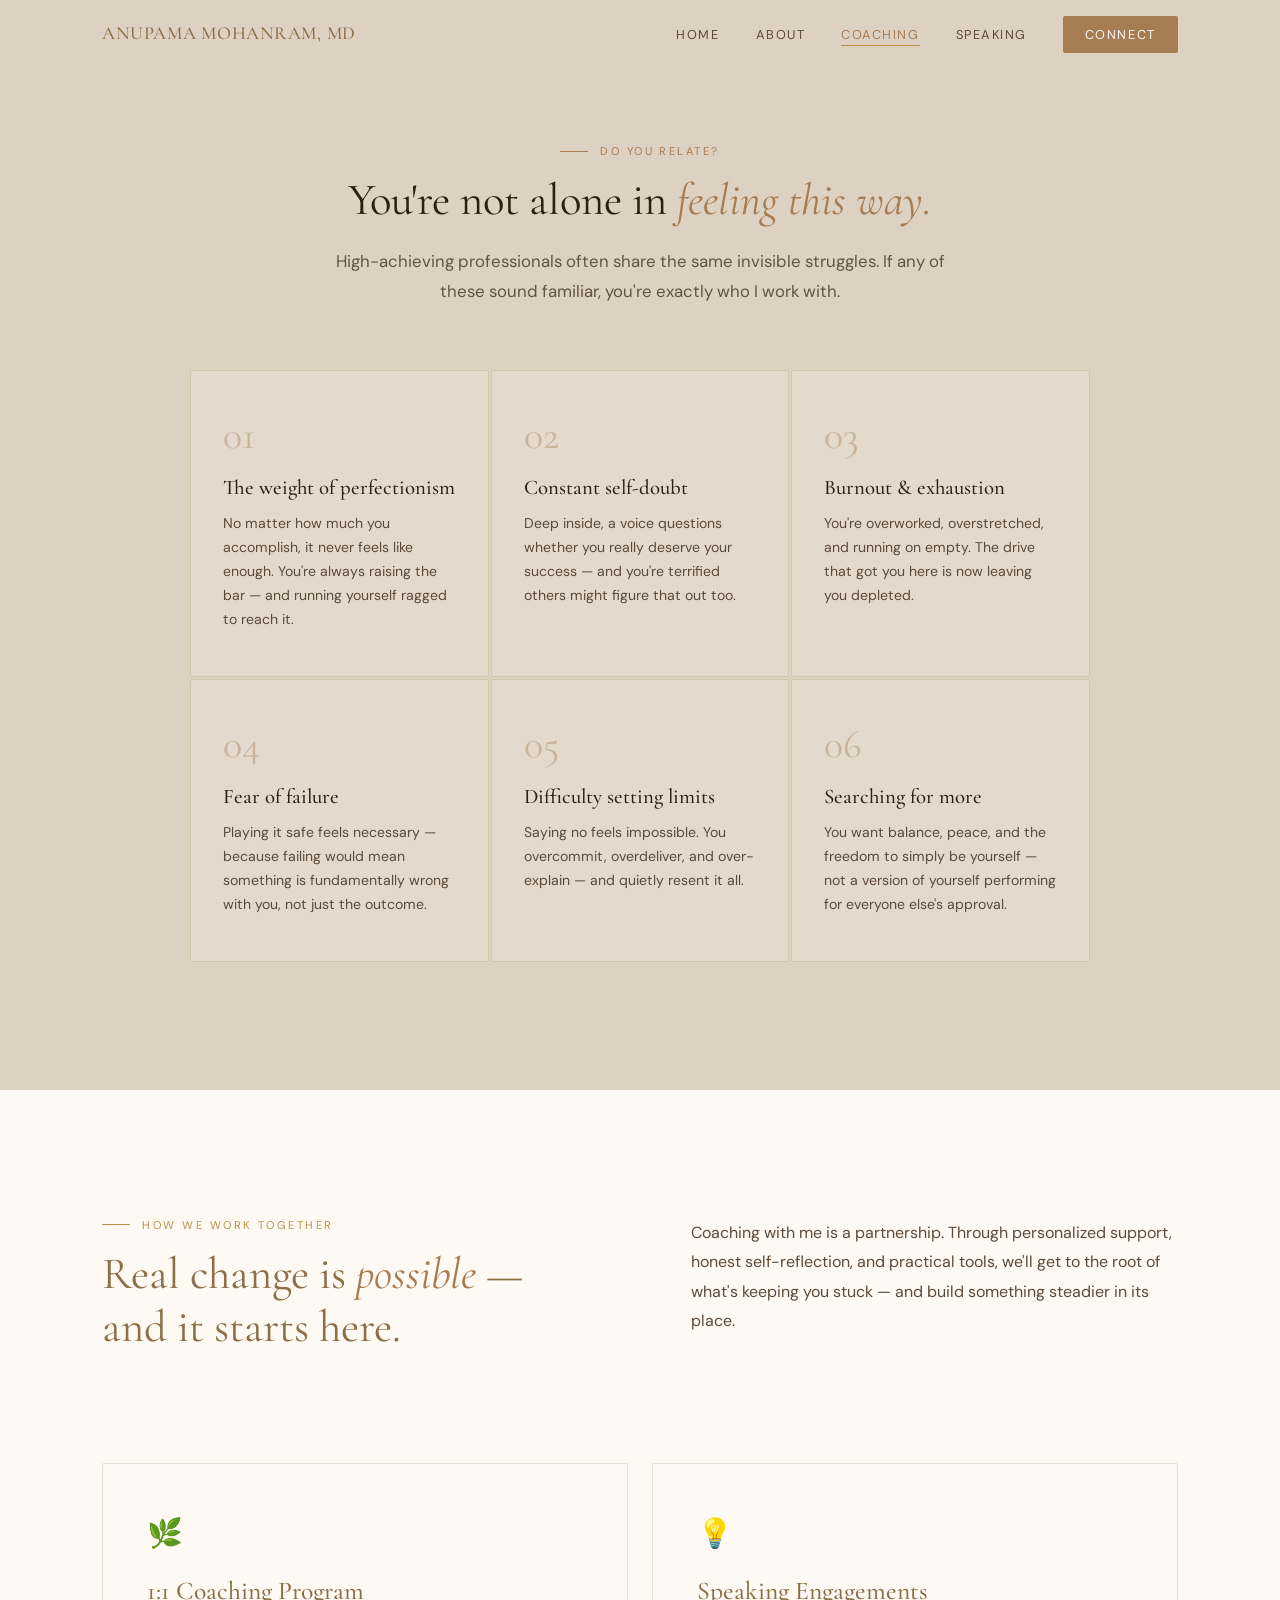
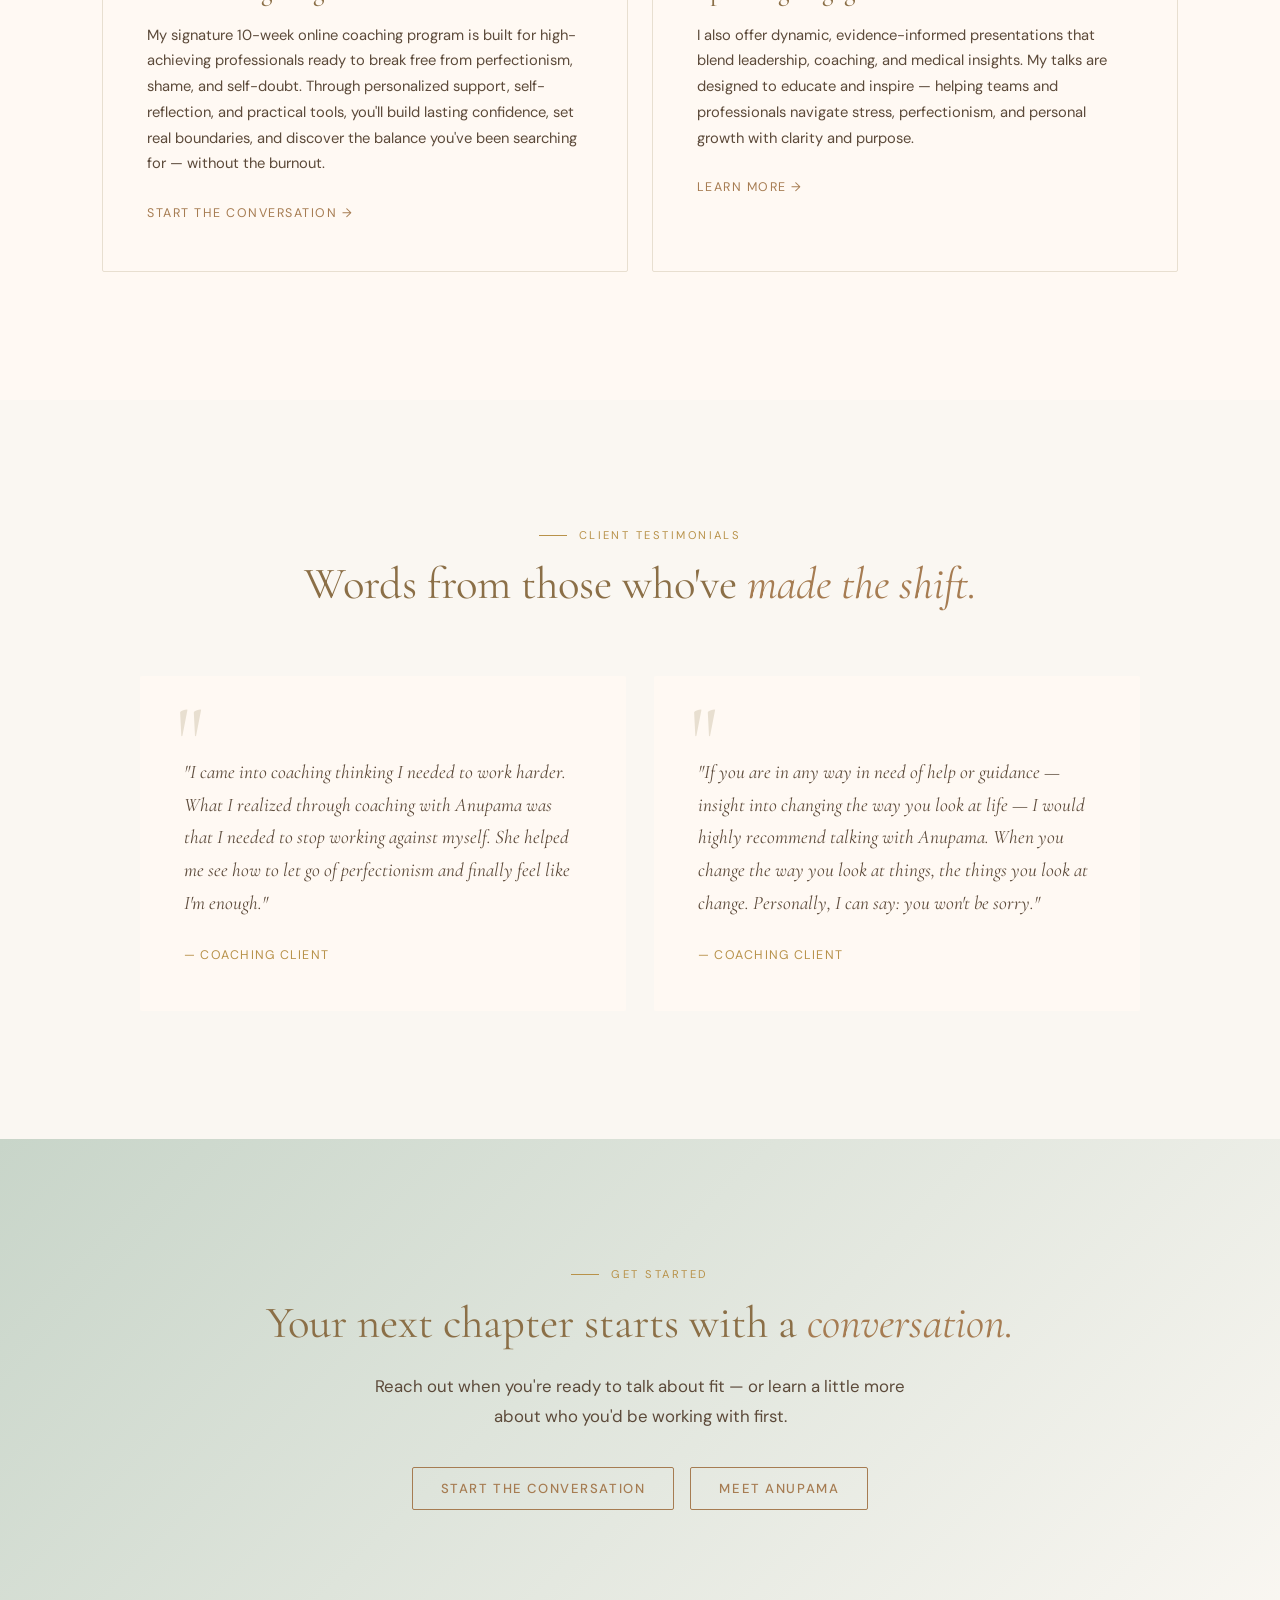
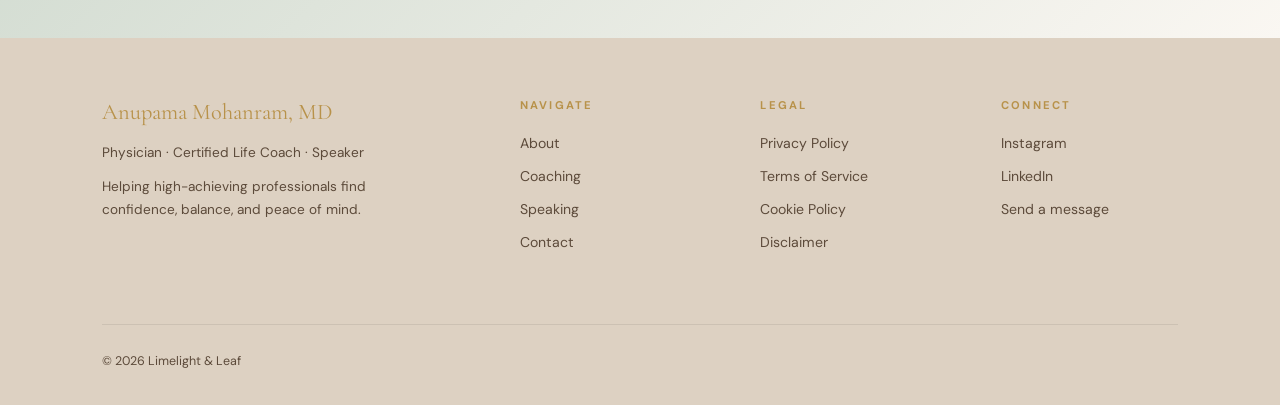
<file: coaching.html>
<!DOCTYPE html>
<html lang="en">
<head>
  <meta charset="UTF-8" />
  <meta name="viewport" content="width=device-width, initial-scale=1.0" />
  <title>1:1 Coaching — Anupama Mohanram, MD</title>
  <meta name="description" content="A signature 10-week 1:1 coaching program for high-achieving professionals ready to break free from perfectionism, self-doubt, and burnout — and build lasting confidence and balance." />
  <meta name="theme-color" content="#faf7f2" />
  <link rel="icon" href="assets/favicon.svg" type="image/svg+xml" />
  <link rel="canonical" href="https://anupamamd.com/coaching.html" />

  <meta property="og:type" content="website" />
  <meta property="og:title" content="1:1 Coaching — Anupama Mohanram, MD" />
  <meta property="og:description" content="A 10-week coaching program to move past perfectionism and self-doubt toward confidence and balance." />
  <meta property="og:url" content="https://anupamamd.com/coaching.html" />
  <meta property="og:image" content="https://anupamamd.com/intro.jpeg" />

  <link rel="preconnect" href="https://fonts.googleapis.com" />
  <link rel="preconnect" href="https://fonts.gstatic.com" crossorigin />
  <link href="https://fonts.googleapis.com/css2?family=Cormorant+Garamond:ital,wght@0,300;0,400;0,500;0,600;1,300;1,400;1,500&family=DM+Sans:ital,opsz,wght@0,9..40,300;0,9..40,400;0,9..40,500;1,9..40,300&display=swap" rel="stylesheet" />
  <link rel="stylesheet" href="assets/styles.css" />
</head>
<body>

  <header id="site-nav"></header>
  <div id="mobile-menu-mount"></div>

  <!-- CHALLENGES (problem framing) -->
  <section id="challenges" class="page-top">
    <div class="section-label">Do you relate?</div>
    <h2 class="section-title reveal">You're not alone in <em>feeling this way.</em></h2>
    <p class="reveal">High-achieving professionals often share the same invisible struggles. If any of these sound familiar, you're exactly who I work with.</p>
    <div class="challenges-grid">
      <div class="challenge-card reveal">
        <div class="challenge-num">01</div>
        <h3>The weight of perfectionism</h3>
        <p>No matter how much you accomplish, it never feels like enough. You're always raising the bar — and running yourself ragged to reach it.</p>
      </div>
      <div class="challenge-card reveal">
        <div class="challenge-num">02</div>
        <h3>Constant self-doubt</h3>
        <p>Deep inside, a voice questions whether you really deserve your success — and you're terrified others might figure that out too.</p>
      </div>
      <div class="challenge-card reveal">
        <div class="challenge-num">03</div>
        <h3>Burnout &amp; exhaustion</h3>
        <p>You're overworked, overstretched, and running on empty. The drive that got you here is now leaving you depleted.</p>
      </div>
      <div class="challenge-card reveal">
        <div class="challenge-num">04</div>
        <h3>Fear of failure</h3>
        <p>Playing it safe feels necessary — because failing would mean something is fundamentally wrong with you, not just the outcome.</p>
      </div>
      <div class="challenge-card reveal">
        <div class="challenge-num">05</div>
        <h3>Difficulty setting limits</h3>
        <p>Saying no feels impossible. You overcommit, overdeliver, and over-explain — and quietly resent it all.</p>
      </div>
      <div class="challenge-card reveal">
        <div class="challenge-num">06</div>
        <h3>Searching for more</h3>
        <p>You want balance, peace, and the freedom to simply be yourself — not a version of yourself performing for everyone else's approval.</p>
      </div>
    </div>
  </section>

  <!-- COACHING OFFER -->
  <section id="services">
    <div class="services-intro">
      <div>
        <div class="section-label">How We Work Together</div>
        <h2 class="section-title">Real change is <em>possible</em> — and it starts here.</h2>
      </div>
      <p class="reveal">Coaching with me is a partnership. Through personalized support, honest self-reflection, and practical tools, we'll get to the root of what's keeping you stuck — and build something steadier in its place.</p>
    </div>
    <div class="services-cards">
      <div class="service-card reveal">
        <div class="service-icon">🌿</div>
        <h3>1:1 Coaching Program</h3>
        <p>My signature 10-week online coaching program is built for high-achieving professionals ready to break free from perfectionism, shame, and self-doubt. Through personalized support, self-reflection, and practical tools, you'll build lasting confidence, set real boundaries, and discover the balance you've been searching for — without the burnout.</p>
        <a href="contact.html">Start the conversation →</a>
      </div>
      <div class="service-card reveal">
        <div class="service-icon">💡</div>
        <h3>Speaking Engagements</h3>
        <p>I also offer dynamic, evidence-informed presentations that blend leadership, coaching, and medical insights. My talks are designed to educate and inspire — helping teams and professionals navigate stress, perfectionism, and personal growth with clarity and purpose.</p>
        <a href="speaking.html">Learn more →</a>
      </div>
    </div>
  </section>

  <!-- TESTIMONIALS -->
  <section id="testimonials">
    <div class="section-label">Client Testimonials</div>
    <h2 class="section-title">Words from those who've <em>made the shift.</em></h2>
    <div class="testimonials-grid">
      <div class="testimonial-card reveal">
        <blockquote>"I came into coaching thinking I needed to work harder. What I realized through coaching with Anupama was that I needed to stop working against myself. She helped me see how to let go of perfectionism and finally feel like I'm enough."</blockquote>
        <div class="testimonial-author">— Coaching Client</div>
      </div>
      <div class="testimonial-card reveal">
        <blockquote>"If you are in any way in need of help or guidance — insight into changing the way you look at life — I would highly recommend talking with Anupama. When you change the way you look at things, the things you look at change. Personally, I can say: you won't be sorry."</blockquote>
        <div class="testimonial-author">— Coaching Client</div>
      </div>
    </div>
  </section>

  <!-- CLOSING CTA -->
  <section class="cta-band">
    <div class="section-label reveal">Get Started</div>
    <h2 class="reveal">Your next chapter starts with a <em>conversation.</em></h2>
    <p class="reveal">Reach out when you're ready to talk about fit — or learn a little more about who you'd be working with first.</p>
    <div class="hero-btns reveal">
      <a href="contact.html" class="btn-primary">Start the Conversation</a>
      <a href="about.html" class="btn-outline">Meet Anupama</a>
    </div>
  </section>

  <footer id="site-footer"></footer>

  <script src="assets/partials.js"></script>
  <script src="assets/main.js"></script>
</body>
</html>
</file>
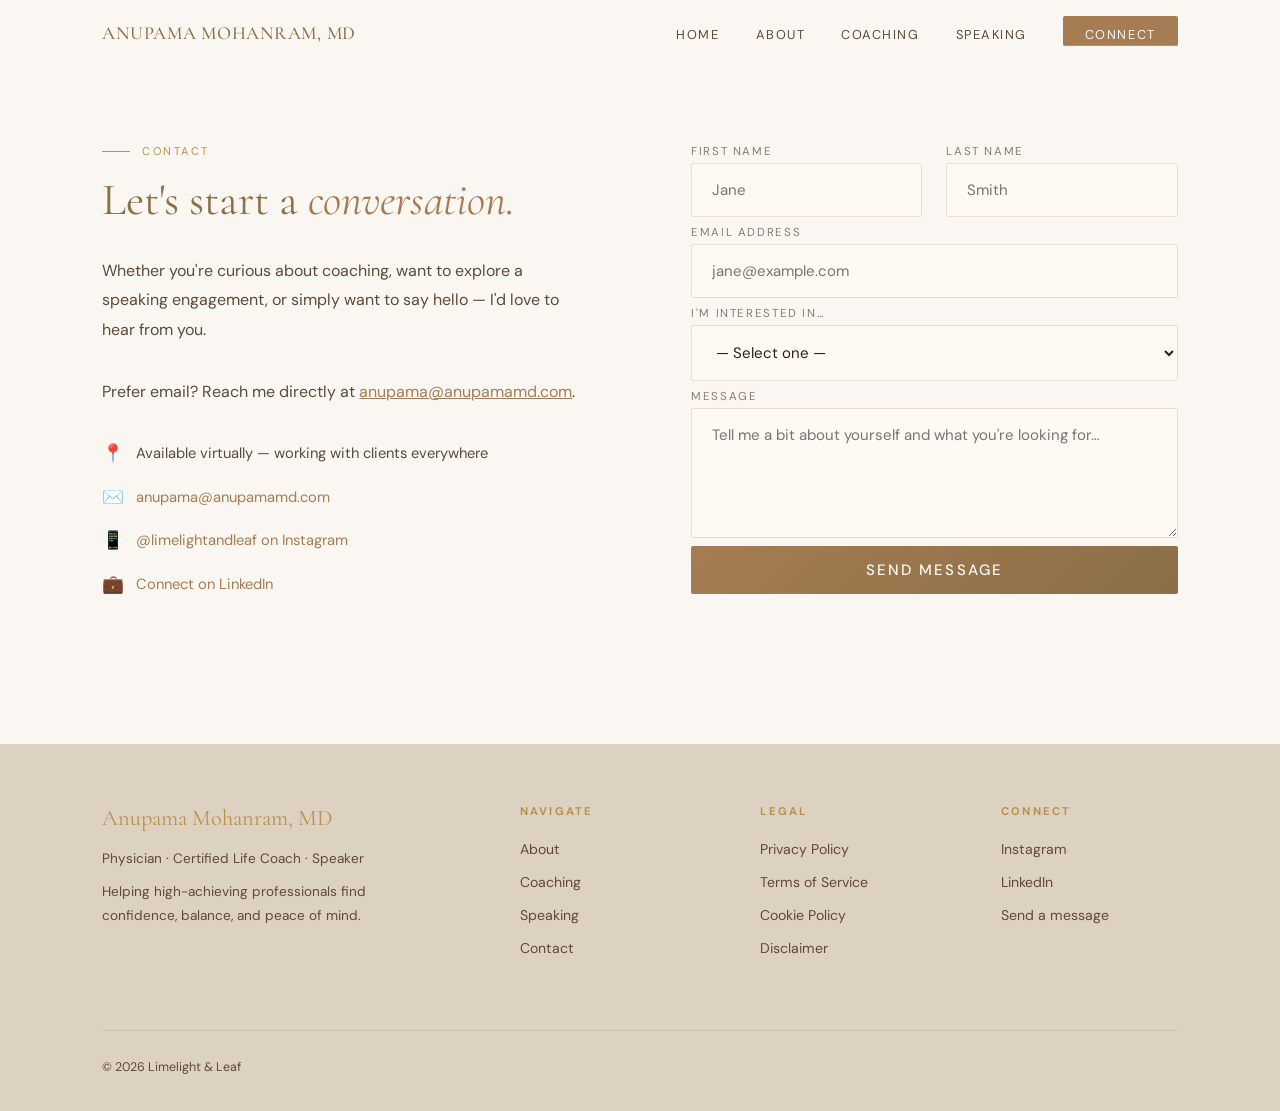
<file: contact.html>
<!DOCTYPE html>
<html lang="en">
<head>
  <meta charset="UTF-8" />
  <meta name="viewport" content="width=device-width, initial-scale=1.0" />
  <title>Contact — Anupama Mohanram, MD</title>
  <meta name="description" content="Get in touch with Anupama Mohanram, MD about 1:1 coaching, speaking engagements, or anything else. Reach out via the form or email anupama@anupamamd.com." />
  <meta name="theme-color" content="#faf7f2" />
  <link rel="icon" href="assets/favicon.svg" type="image/svg+xml" />
  <link rel="canonical" href="https://anupamamd.com/contact.html" />

  <meta property="og:type" content="website" />
  <meta property="og:title" content="Contact — Anupama Mohanram, MD" />
  <meta property="og:description" content="Let's start a conversation about coaching or speaking." />
  <meta property="og:url" content="https://anupamamd.com/contact.html" />
  <meta property="og:image" content="https://anupamamd.com/intro.jpeg" />

  <link rel="preconnect" href="https://fonts.googleapis.com" />
  <link rel="preconnect" href="https://fonts.gstatic.com" crossorigin />
  <link href="https://fonts.googleapis.com/css2?family=Cormorant+Garamond:ital,wght@0,300;0,400;0,500;0,600;1,300;1,400;1,500&family=DM+Sans:ital,opsz,wght@0,9..40,300;0,9..40,400;0,9..40,500;1,9..40,300&display=swap" rel="stylesheet" />
  <link rel="stylesheet" href="assets/styles.css" />
</head>
<body>

  <header id="site-nav"></header>
  <div id="mobile-menu-mount"></div>

  <!-- CONTACT -->
  <section id="contact" class="page-top">
    <div class="contact-info reveal">
      <div class="section-label">Contact</div>
      <h2 class="section-title">Let's start a <em>conversation.</em></h2>
      <p>Whether you're curious about coaching, want to explore a speaking engagement, or simply want to say hello — I'd love to hear from you.</p>
      <p class="contact-fallback">Prefer email? Reach me directly at <a href="mailto:anupama@anupamamd.com">anupama@anupamamd.com</a>.</p>
      <div class="contact-info-items">
        <div class="contact-info-item">
          <span class="ci-icon">📍</span>
          <span class="ci-text">Available virtually — working with clients everywhere</span>
        </div>
        <div class="contact-info-item">
          <span class="ci-icon">✉️</span>
          <span class="ci-text"><a href="mailto:anupama@anupamamd.com">anupama@anupamamd.com</a></span>
        </div>
        <div class="contact-info-item">
          <span class="ci-icon">📱</span>
          <span class="ci-text"><a href="https://www.instagram.com/limelightandleaf/" target="_blank" rel="noopener">@limelightandleaf on Instagram</a></span>
        </div>
        <div class="contact-info-item">
          <span class="ci-icon">💼</span>
          <span class="ci-text"><a href="https://www.linkedin.com/in/anupamamd/" target="_blank" rel="noopener">Connect on LinkedIn</a></span>
        </div>
      </div>
    </div>
    <div class="contact-form reveal">
      <!--
        CONTACT FORM SETUP — ACTION REQUIRED
        1. Create a free form at https://formspree.io (use anupama@anupamamd.com as the
           destination email and confirm the verification email).
        2. Copy the form's endpoint, which looks like https://formspree.io/f/abcdwxyz
        3. Replace REPLACE_WITH_FORM_ID below with that ID.
        Until this is done, the form will NOT deliver email. The visitor is shown a
        message asking them to email anupama@anupamamd.com directly in the meantime.
      -->
      <div id="form-container" style="display: block;">
        <form id="contact-form" action="https://formspree.io/f/xpqekoza" method="POST">
          <div class="form-row">
            <div class="form-group">
              <label for="fname">First Name</label>
              <input type="text" id="fname" name="first_name" placeholder="Jane" required />
            </div>
            <div class="form-group">
              <label for="lname">Last Name</label>
              <input type="text" id="lname" name="last_name" placeholder="Smith" required />
            </div>
          </div>
          <div class="form-group">
            <label for="email">Email Address</label>
            <input type="email" id="email" name="email" placeholder="jane@example.com" required />
          </div>
          <div class="form-group">
            <label for="reason">I'm interested in…</label>
            <select id="reason" name="reason">
              <option value="">— Select one —</option>
              <option value="coaching">1:1 Coaching Program</option>
              <option value="speaking">Speaking Engagement</option>
              <option value="other">Something Else</option>
            </select>
          </div>
          <div class="form-group">
            <label for="message">Message</label>
            <textarea id="message" name="message" placeholder="Tell me a bit about yourself and what you're looking for…" required></textarea>
          </div>
          <button type="submit" class="form-submit">Send Message</button>
        </form>
      </div>
      <!-- Success message container -->
      <div id="success-container" style="display: none;">
        <div class="form-success" style="display: block; margin-bottom: 20px;">
          <p style="margin-bottom: 20px;">✓ Thank you! Your message has been sent. I'll be in touch soon.</p>
        </div>
        <button class="form-reset-btn" id="reset-form-btn">Send Another Message</button>
      </div>
    </div>
  </section>

  <footer id="site-footer"></footer>

  <script src="assets/partials.js"></script>
  <script src="assets/main.js"></script>
</body>
</html>
</file>
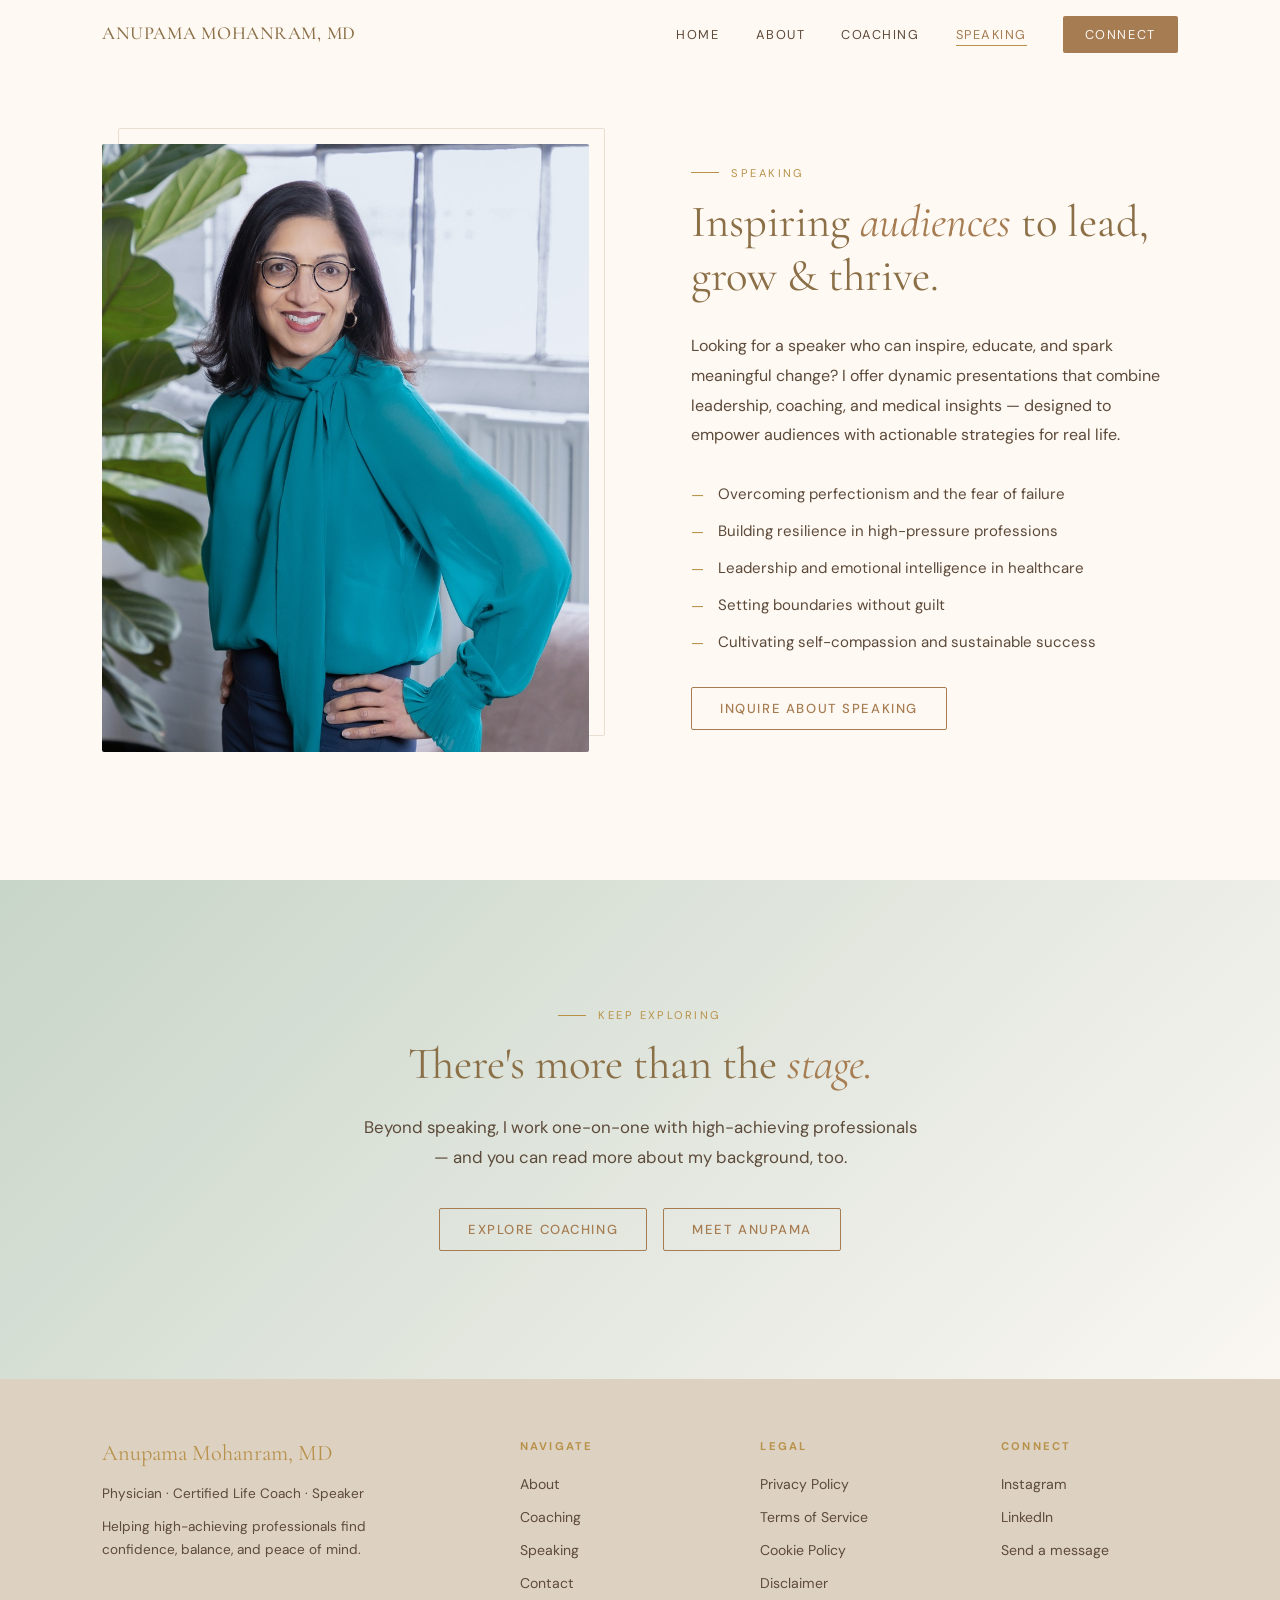
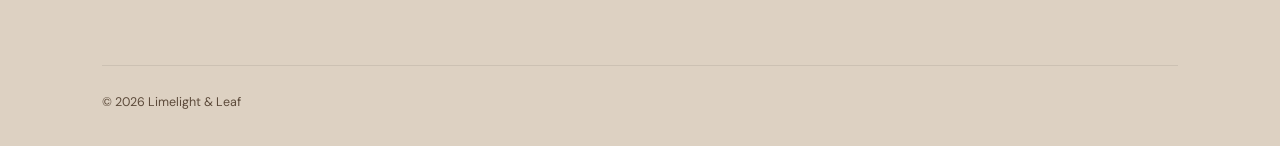
<file: speaking.html>
<!DOCTYPE html>
<html lang="en">
<head>
  <meta charset="UTF-8" />
  <meta name="viewport" content="width=device-width, initial-scale=1.0" />
  <title>Speaking — Anupama Mohanram, MD</title>
  <meta name="description" content="Dynamic, evidence-informed speaking that blends leadership, coaching, and medical insight — helping teams and audiences navigate stress, perfectionism, and growth." />
  <meta name="theme-color" content="#faf7f2" />
  <link rel="icon" href="assets/favicon.svg" type="image/svg+xml" />
  <link rel="canonical" href="https://anupamamd.com/speaking.html" />

  <meta property="og:type" content="website" />
  <meta property="og:title" content="Speaking — Anupama Mohanram, MD" />
  <meta property="og:description" content="Talks that inspire audiences to lead, grow, and thrive." />
  <meta property="og:url" content="https://anupamamd.com/speaking.html" />
  <meta property="og:image" content="https://anupamamd.com/speaker.jpeg" />

  <link rel="preconnect" href="https://fonts.googleapis.com" />
  <link rel="preconnect" href="https://fonts.gstatic.com" crossorigin />
  <link href="https://fonts.googleapis.com/css2?family=Cormorant+Garamond:ital,wght@0,300;0,400;0,500;0,600;1,300;1,400;1,500&family=DM+Sans:ital,opsz,wght@0,9..40,300;0,9..40,400;0,9..40,500;1,9..40,300&display=swap" rel="stylesheet" />
  <link rel="stylesheet" href="assets/styles.css" />
</head>
<body>

  <header id="site-nav"></header>
  <div id="mobile-menu-mount"></div>

  <!-- SPEAKING -->
  <section id="speaking" class="page-top">
    <div class="speaking-image reveal">
      <img src="speaker.jpeg" alt="Dr. Anupama Mohanram speaking" loading="lazy" onerror="this.style.display='none'; this.parentElement.innerHTML+='<div style=\'width:100%;aspect-ratio:4/5;background:linear-gradient(160deg, var(--sage-light) 0%, var(--sage) 100%);display:flex;align-items:center;justify-content:center;color:var(--warm-brown);font-family:Cormorant Garamond,serif;font-style:italic;\'>Image placeholder</div>';" />
    </div>
    <div class="reveal">
      <div class="section-label">Speaking</div>
      <h2 class="section-title">Inspiring <em>audiences</em> to lead, grow &amp; thrive.</h2>
      <p>Looking for a speaker who can inspire, educate, and spark meaningful change? I offer dynamic presentations that combine leadership, coaching, and medical insights — designed to empower audiences with actionable strategies for real life.</p>
      <div class="speaking-topics">
        <div class="speaking-topic">Overcoming perfectionism and the fear of failure</div>
        <div class="speaking-topic">Building resilience in high-pressure professions</div>
        <div class="speaking-topic">Leadership and emotional intelligence in healthcare</div>
        <div class="speaking-topic">Setting boundaries without guilt</div>
        <div class="speaking-topic">Cultivating self-compassion and sustainable success</div>
      </div>
      <a href="contact.html" class="btn-primary">Inquire About Speaking</a>
    </div>
  </section>

  <!-- CLOSING CROSS-LINK -->
  <section class="cta-band">
    <div class="section-label reveal">Keep Exploring</div>
    <h2 class="reveal">There's more than the <em>stage.</em></h2>
    <p class="reveal">Beyond speaking, I work one-on-one with high-achieving professionals — and you can read more about my background, too.</p>
    <div class="hero-btns reveal">
      <a href="coaching.html" class="btn-primary">Explore Coaching</a>
      <a href="about.html" class="btn-outline">Meet Anupama</a>
    </div>
  </section>

  <footer id="site-footer"></footer>

  <script src="assets/partials.js"></script>
  <script src="assets/main.js"></script>
</body>
</html>
</file>
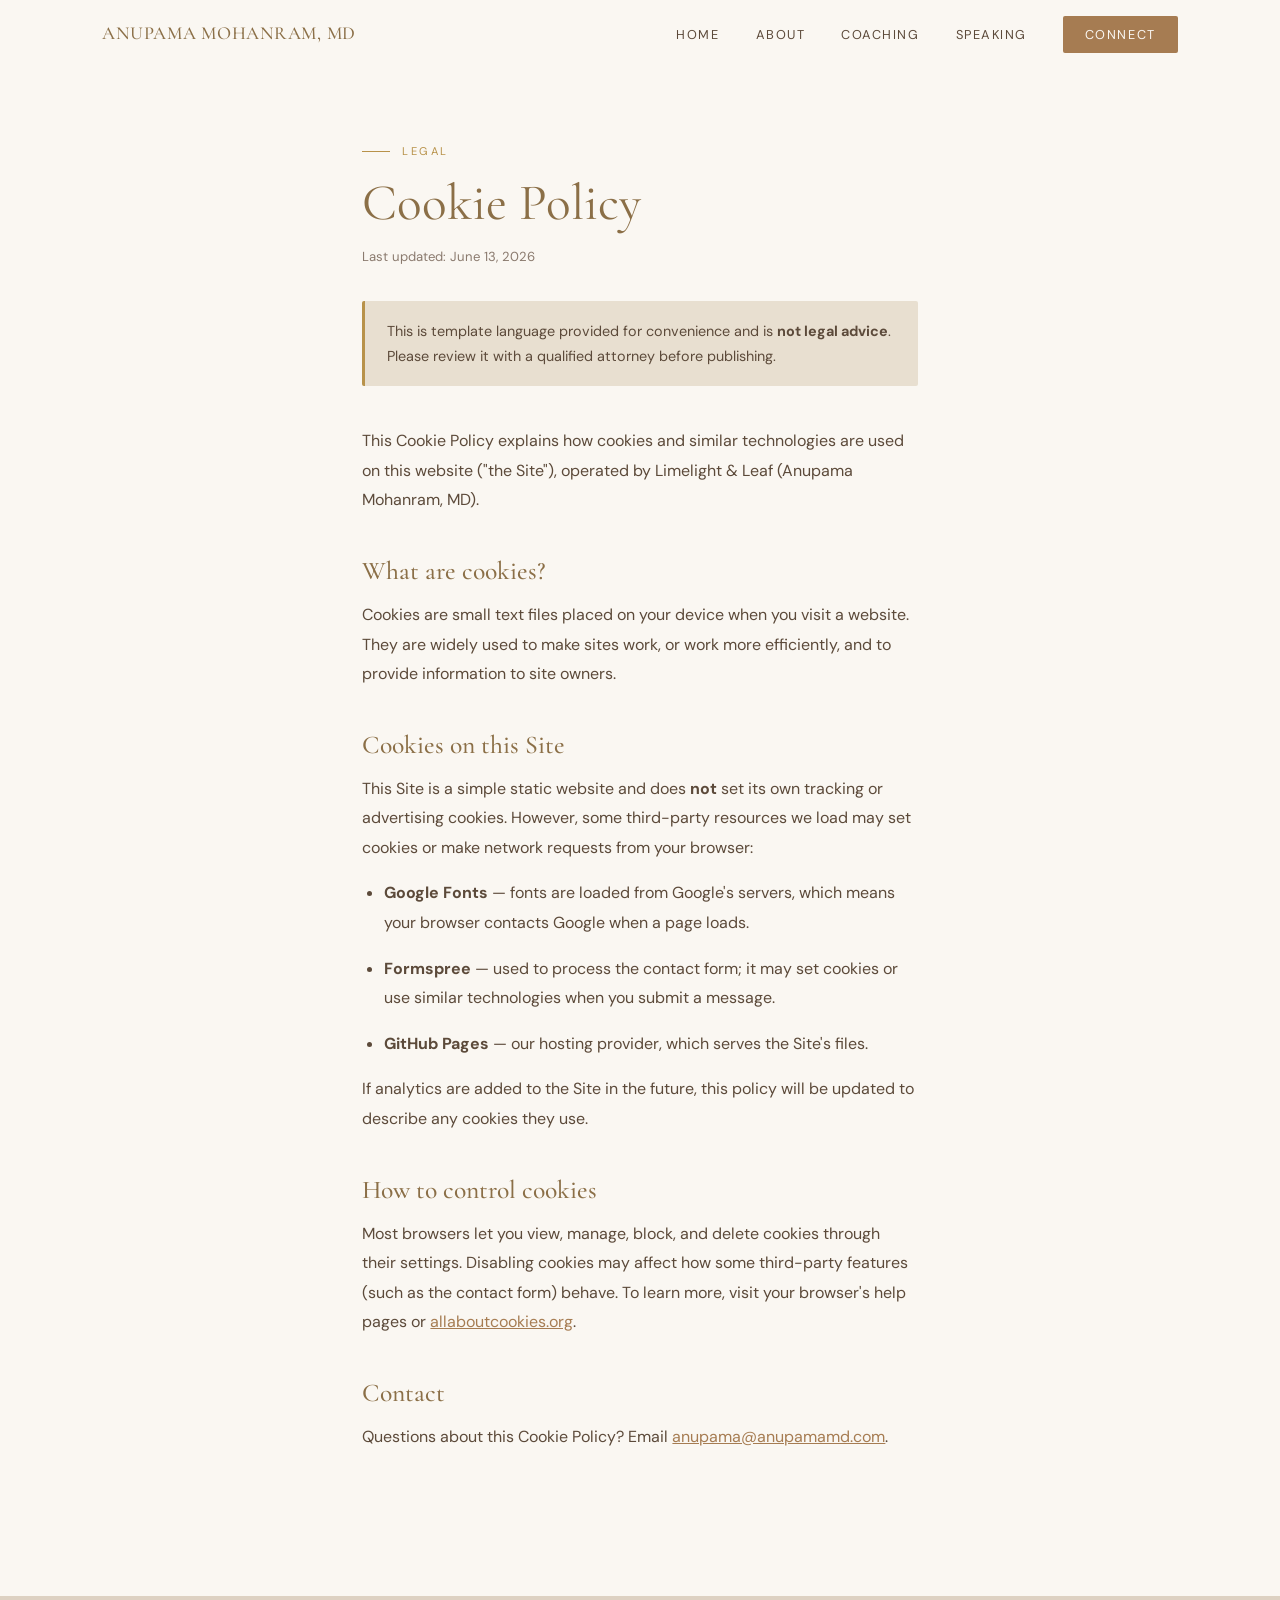
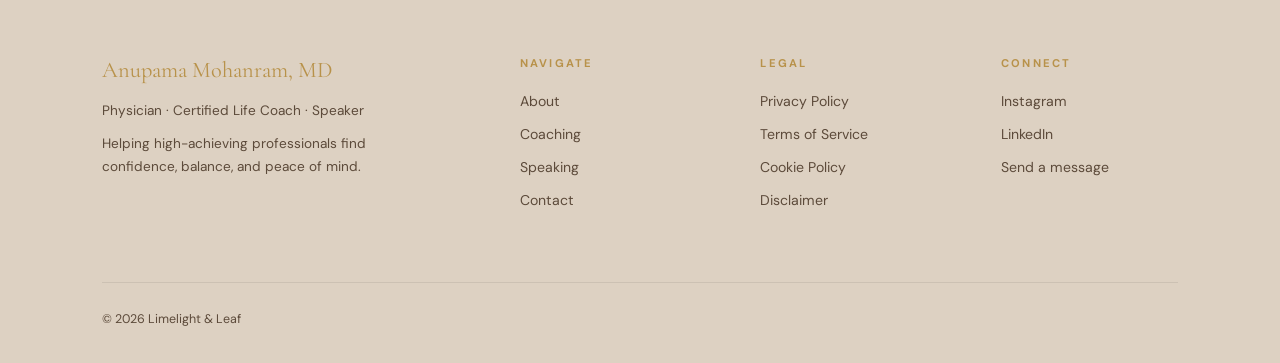
<file: legal/cookies.html>
<!DOCTYPE html>
<html lang="en">
<head>
  <meta charset="UTF-8" />
  <meta name="viewport" content="width=device-width, initial-scale=1.0" />
  <title>Cookie Policy — Limelight &amp; Leaf</title>
  <meta name="description" content="Cookie Policy for the Anupama Mohanram, MD / Limelight &amp; Leaf website: what cookies and third-party resources are used, and how to control them." />
  <meta name="robots" content="noindex" />
  <meta name="theme-color" content="#faf7f2" />
  <link rel="icon" href="../assets/favicon.svg" type="image/svg+xml" />
  <link rel="canonical" href="https://anupamamd.com/legal/cookies.html" />
  <link rel="preconnect" href="https://fonts.googleapis.com" />
  <link rel="preconnect" href="https://fonts.gstatic.com" crossorigin />
  <link href="https://fonts.googleapis.com/css2?family=Cormorant+Garamond:ital,wght@0,300;0,400;0,500;0,600;1,300;1,400;1,500&family=DM+Sans:ital,opsz,wght@0,9..40,300;0,9..40,400;0,9..40,500;1,9..40,300&display=swap" rel="stylesheet" />
  <link rel="stylesheet" href="../assets/styles.css" />
</head>
<body>

  <header id="site-nav"></header>
  <div id="mobile-menu-mount"></div>

  <main class="prose">
    <div class="section-label">Legal</div>
    <h1>Cookie Policy</h1>
    <p class="updated">Last updated: June 13, 2026</p>

    <div class="legal-note">
      This is template language provided for convenience and is <strong>not legal advice</strong>.
      Please review it with a qualified attorney before publishing.
    </div>

    <p>This Cookie Policy explains how cookies and similar technologies are used on this website ("the Site"), operated by Limelight &amp; Leaf (Anupama Mohanram, MD).</p>

    <h2>What are cookies?</h2>
    <p>Cookies are small text files placed on your device when you visit a website. They are widely used to make sites work, or work more efficiently, and to provide information to site owners.</p>

    <h2>Cookies on this Site</h2>
    <p>This Site is a simple static website and does <strong>not</strong> set its own tracking or advertising cookies. However, some third-party resources we load may set cookies or make network requests from your browser:</p>
    <ul>
      <li><strong>Google Fonts</strong> — fonts are loaded from Google's servers, which means your browser contacts Google when a page loads.</li>
      <li><strong>Formspree</strong> — used to process the contact form; it may set cookies or use similar technologies when you submit a message.</li>
      <li><strong>GitHub Pages</strong> — our hosting provider, which serves the Site's files.</li>
    </ul>
    <p>If analytics are added to the Site in the future, this policy will be updated to describe any cookies they use.</p>

    <h2>How to control cookies</h2>
    <p>Most browsers let you view, manage, block, and delete cookies through their settings. Disabling cookies may affect how some third-party features (such as the contact form) behave. To learn more, visit your browser's help pages or <a href="https://www.allaboutcookies.org" target="_blank" rel="noopener">allaboutcookies.org</a>.</p>

    <h2>Contact</h2>
    <p>Questions about this Cookie Policy? Email <a href="mailto:anupama@anupamamd.com">anupama@anupamamd.com</a>.</p>
  </main>

  <footer id="site-footer"></footer>

  <script src="../assets/partials.js"></script>
  <script src="../assets/main.js"></script>
</body>
</html>
</file>
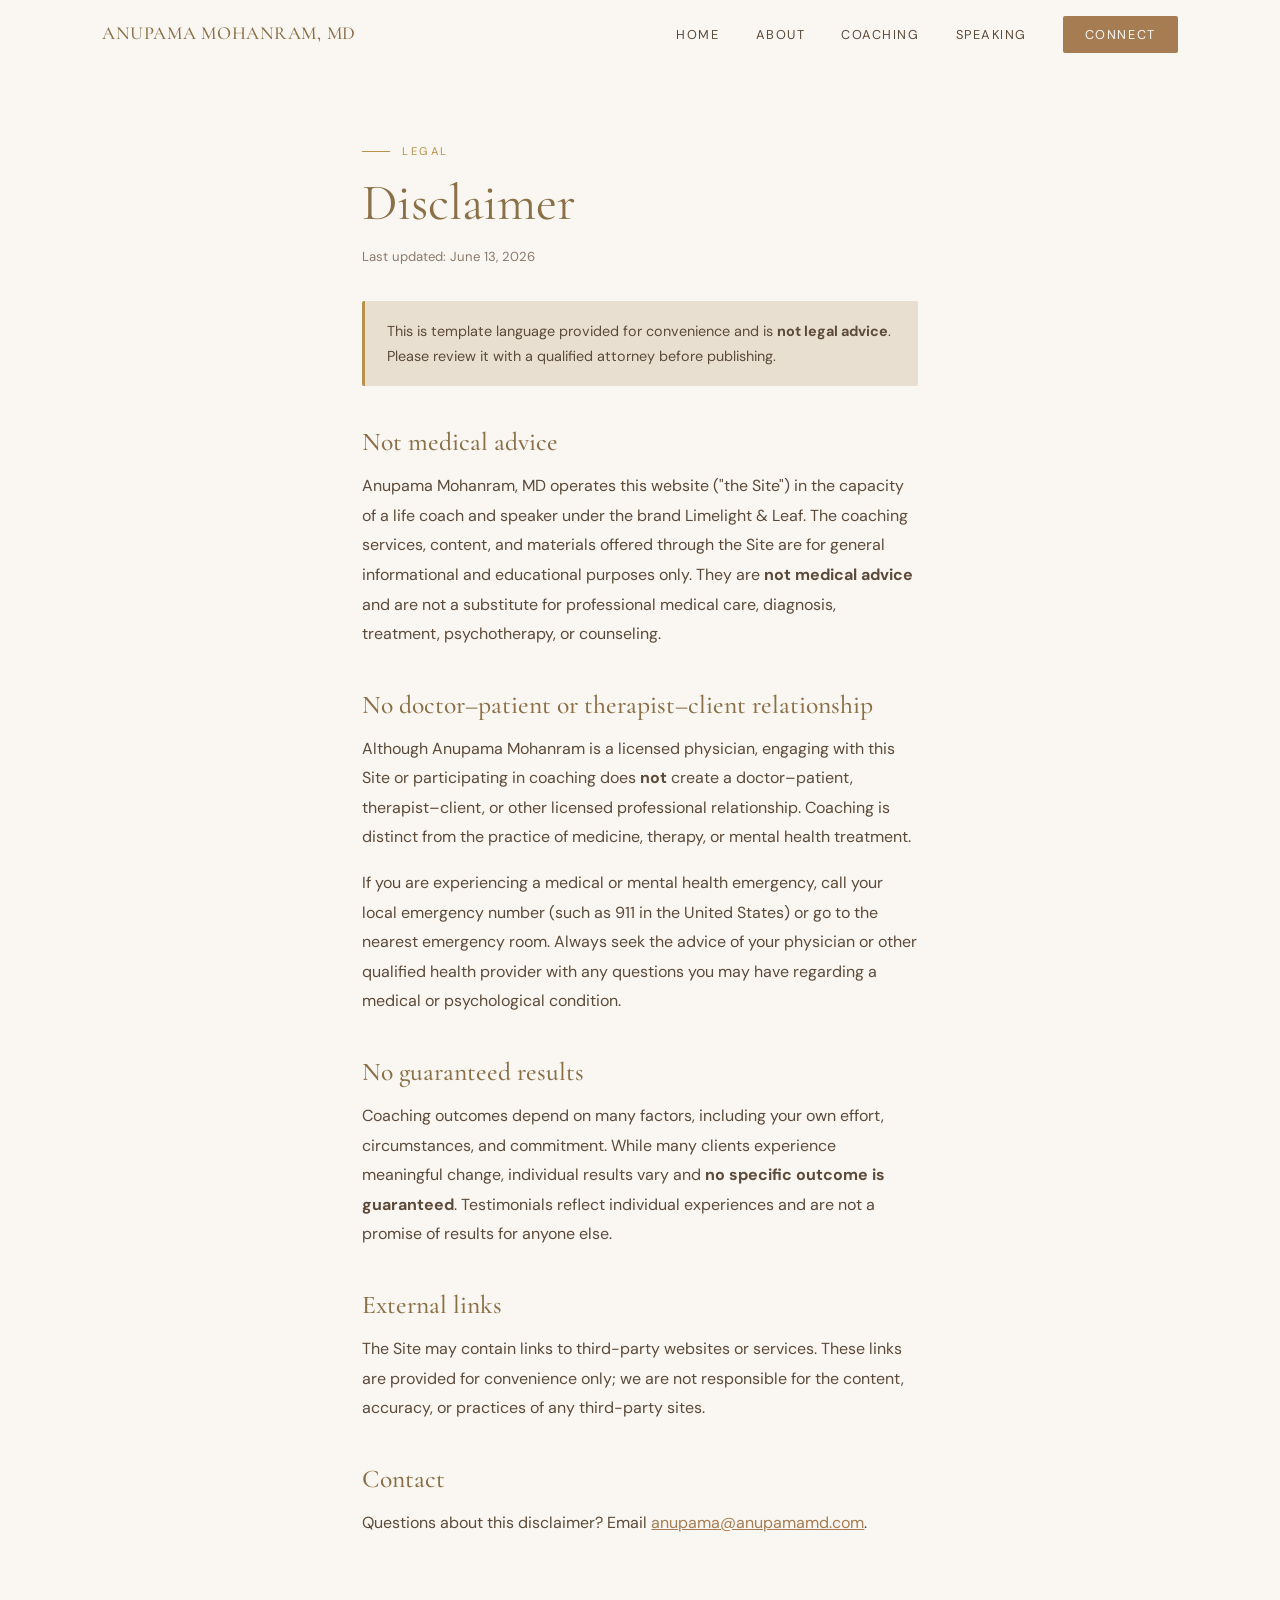
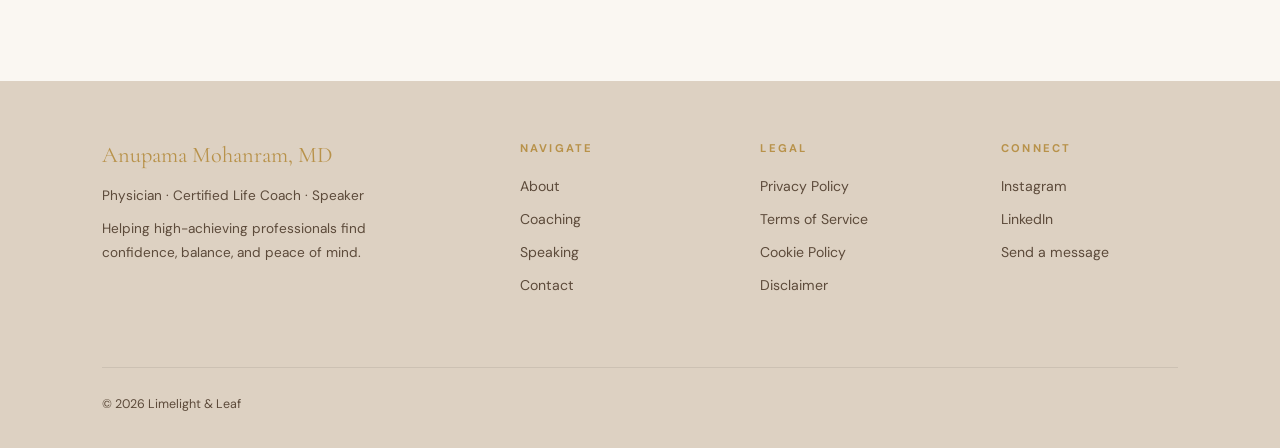
<file: legal/disclaimer.html>
<!DOCTYPE html>
<html lang="en">
<head>
  <meta charset="UTF-8" />
  <meta name="viewport" content="width=device-width, initial-scale=1.0" />
  <title>Disclaimer — Limelight &amp; Leaf</title>
  <meta name="description" content="Disclaimer for the Anupama Mohanram, MD / Limelight &amp; Leaf website: coaching is not medical advice and no doctor–patient relationship is formed via this site." />
  <meta name="robots" content="noindex" />
  <meta name="theme-color" content="#faf7f2" />
  <link rel="icon" href="../assets/favicon.svg" type="image/svg+xml" />
  <link rel="canonical" href="https://anupamamd.com/legal/disclaimer.html" />
  <link rel="preconnect" href="https://fonts.googleapis.com" />
  <link rel="preconnect" href="https://fonts.gstatic.com" crossorigin />
  <link href="https://fonts.googleapis.com/css2?family=Cormorant+Garamond:ital,wght@0,300;0,400;0,500;0,600;1,300;1,400;1,500&family=DM+Sans:ital,opsz,wght@0,9..40,300;0,9..40,400;0,9..40,500;1,9..40,300&display=swap" rel="stylesheet" />
  <link rel="stylesheet" href="../assets/styles.css" />
</head>
<body>

  <header id="site-nav"></header>
  <div id="mobile-menu-mount"></div>

  <main class="prose">
    <div class="section-label">Legal</div>
    <h1>Disclaimer</h1>
    <p class="updated">Last updated: June 13, 2026</p>

    <div class="legal-note">
      This is template language provided for convenience and is <strong>not legal advice</strong>.
      Please review it with a qualified attorney before publishing.
    </div>

    <h2>Not medical advice</h2>
    <p>Anupama Mohanram, MD operates this website ("the Site") in the capacity of a life coach and speaker under the brand Limelight &amp; Leaf. The coaching services, content, and materials offered through the Site are for general informational and educational purposes only. They are <strong>not medical advice</strong> and are not a substitute for professional medical care, diagnosis, treatment, psychotherapy, or counseling.</p>

    <h2>No doctor–patient or therapist–client relationship</h2>
    <p>Although Anupama Mohanram is a licensed physician, engaging with this Site or participating in coaching does <strong>not</strong> create a doctor–patient, therapist–client, or other licensed professional relationship. Coaching is distinct from the practice of medicine, therapy, or mental health treatment.</p>
    <p>If you are experiencing a medical or mental health emergency, call your local emergency number (such as 911 in the United States) or go to the nearest emergency room. Always seek the advice of your physician or other qualified health provider with any questions you may have regarding a medical or psychological condition.</p>

    <h2>No guaranteed results</h2>
    <p>Coaching outcomes depend on many factors, including your own effort, circumstances, and commitment. While many clients experience meaningful change, individual results vary and <strong>no specific outcome is guaranteed</strong>. Testimonials reflect individual experiences and are not a promise of results for anyone else.</p>

    <h2>External links</h2>
    <p>The Site may contain links to third-party websites or services. These links are provided for convenience only; we are not responsible for the content, accuracy, or practices of any third-party sites.</p>

    <h2>Contact</h2>
    <p>Questions about this disclaimer? Email <a href="mailto:anupama@anupamamd.com">anupama@anupamamd.com</a>.</p>
  </main>

  <footer id="site-footer"></footer>

  <script src="../assets/partials.js"></script>
  <script src="../assets/main.js"></script>
</body>
</html>
</file>
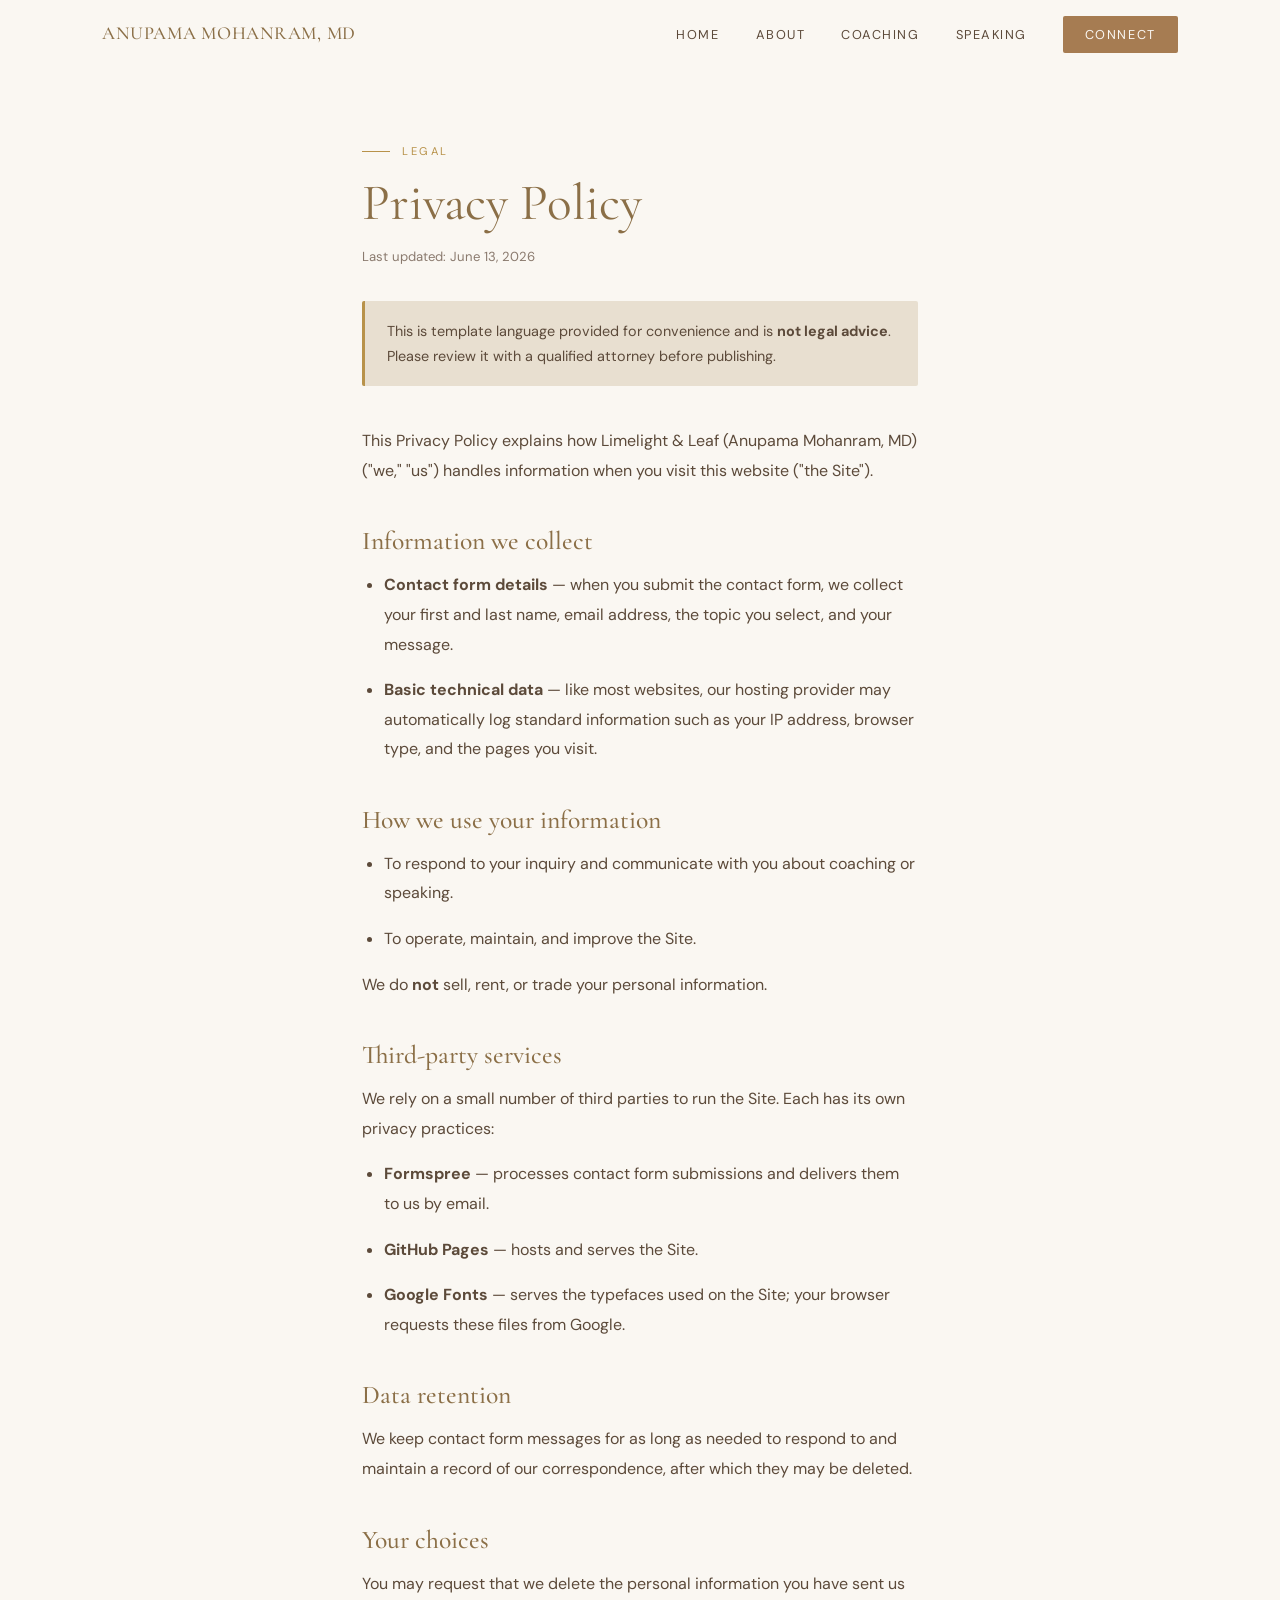
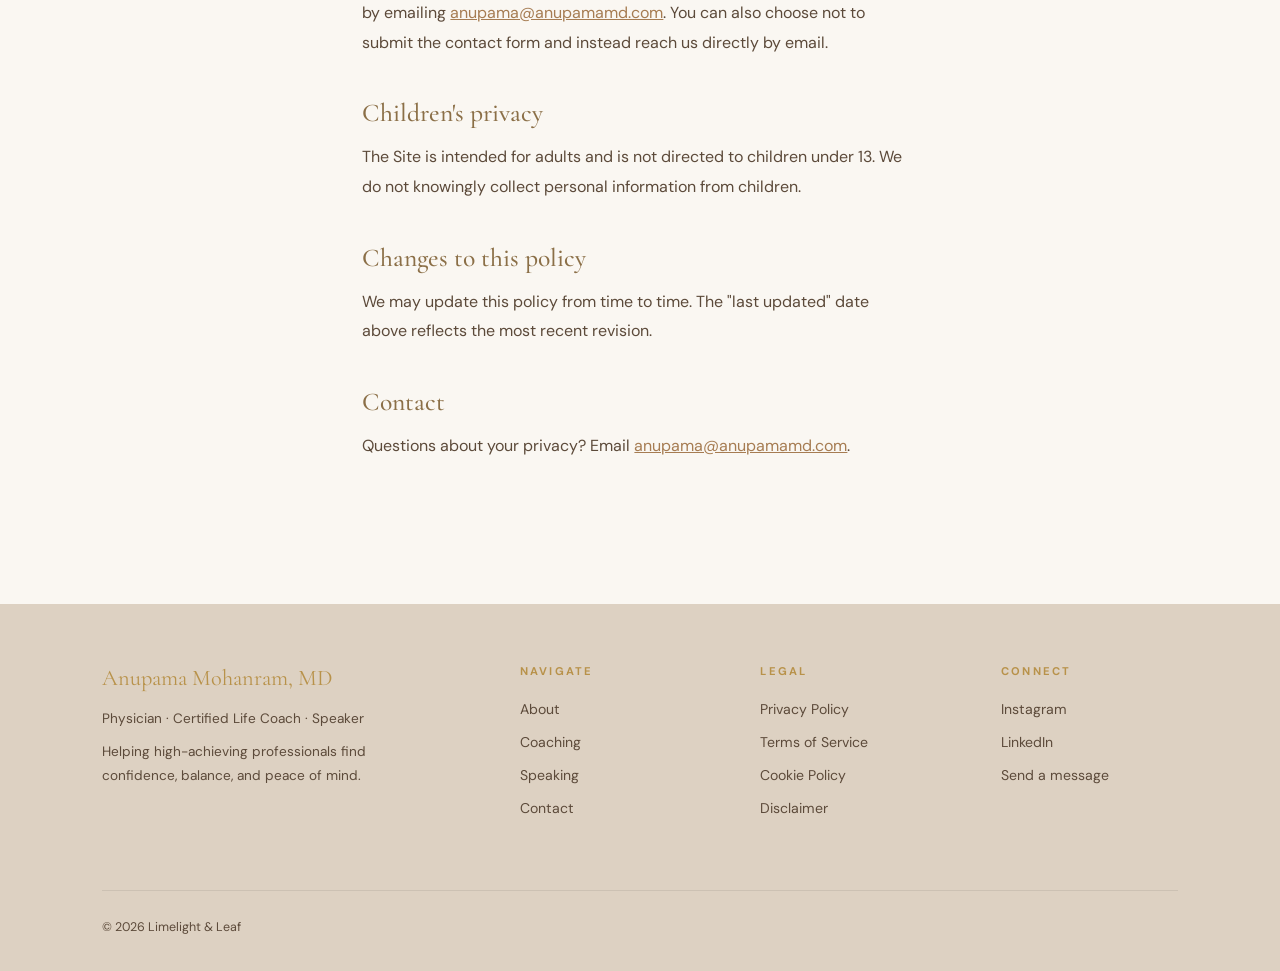
<file: legal/privacy.html>
<!DOCTYPE html>
<html lang="en">
<head>
  <meta charset="UTF-8" />
  <meta name="viewport" content="width=device-width, initial-scale=1.0" />
  <title>Privacy Policy — Limelight &amp; Leaf</title>
  <meta name="description" content="Privacy Policy for the Anupama Mohanram, MD / Limelight &amp; Leaf website: what is collected, how it is used, and the third parties involved." />
  <meta name="robots" content="noindex" />
  <meta name="theme-color" content="#faf7f2" />
  <link rel="icon" href="../assets/favicon.svg" type="image/svg+xml" />
  <link rel="canonical" href="https://anupamamd.com/legal/privacy.html" />
  <link rel="preconnect" href="https://fonts.googleapis.com" />
  <link rel="preconnect" href="https://fonts.gstatic.com" crossorigin />
  <link href="https://fonts.googleapis.com/css2?family=Cormorant+Garamond:ital,wght@0,300;0,400;0,500;0,600;1,300;1,400;1,500&family=DM+Sans:ital,opsz,wght@0,9..40,300;0,9..40,400;0,9..40,500;1,9..40,300&display=swap" rel="stylesheet" />
  <link rel="stylesheet" href="../assets/styles.css" />
</head>
<body>

  <header id="site-nav"></header>
  <div id="mobile-menu-mount"></div>

  <main class="prose">
    <div class="section-label">Legal</div>
    <h1>Privacy Policy</h1>
    <p class="updated">Last updated: June 13, 2026</p>

    <div class="legal-note">
      This is template language provided for convenience and is <strong>not legal advice</strong>.
      Please review it with a qualified attorney before publishing.
    </div>

    <p>This Privacy Policy explains how Limelight &amp; Leaf (Anupama Mohanram, MD) ("we," "us") handles information when you visit this website ("the Site").</p>

    <h2>Information we collect</h2>
    <ul>
      <li><strong>Contact form details</strong> — when you submit the contact form, we collect your first and last name, email address, the topic you select, and your message.</li>
      <li><strong>Basic technical data</strong> — like most websites, our hosting provider may automatically log standard information such as your IP address, browser type, and the pages you visit.</li>
    </ul>

    <h2>How we use your information</h2>
    <ul>
      <li>To respond to your inquiry and communicate with you about coaching or speaking.</li>
      <li>To operate, maintain, and improve the Site.</li>
    </ul>
    <p>We do <strong>not</strong> sell, rent, or trade your personal information.</p>

    <h2>Third-party services</h2>
    <p>We rely on a small number of third parties to run the Site. Each has its own privacy practices:</p>
    <ul>
      <li><strong>Formspree</strong> — processes contact form submissions and delivers them to us by email.</li>
      <li><strong>GitHub Pages</strong> — hosts and serves the Site.</li>
      <li><strong>Google Fonts</strong> — serves the typefaces used on the Site; your browser requests these files from Google.</li>
    </ul>

    <h2>Data retention</h2>
    <p>We keep contact form messages for as long as needed to respond to and maintain a record of our correspondence, after which they may be deleted.</p>

    <h2>Your choices</h2>
    <p>You may request that we delete the personal information you have sent us by emailing <a href="mailto:anupama@anupamamd.com">anupama@anupamamd.com</a>. You can also choose not to submit the contact form and instead reach us directly by email.</p>

    <h2>Children's privacy</h2>
    <p>The Site is intended for adults and is not directed to children under 13. We do not knowingly collect personal information from children.</p>

    <h2>Changes to this policy</h2>
    <p>We may update this policy from time to time. The "last updated" date above reflects the most recent revision.</p>

    <h2>Contact</h2>
    <p>Questions about your privacy? Email <a href="mailto:anupama@anupamamd.com">anupama@anupamamd.com</a>.</p>
  </main>

  <footer id="site-footer"></footer>

  <script src="../assets/partials.js"></script>
  <script src="../assets/main.js"></script>
</body>
</html>
</file>
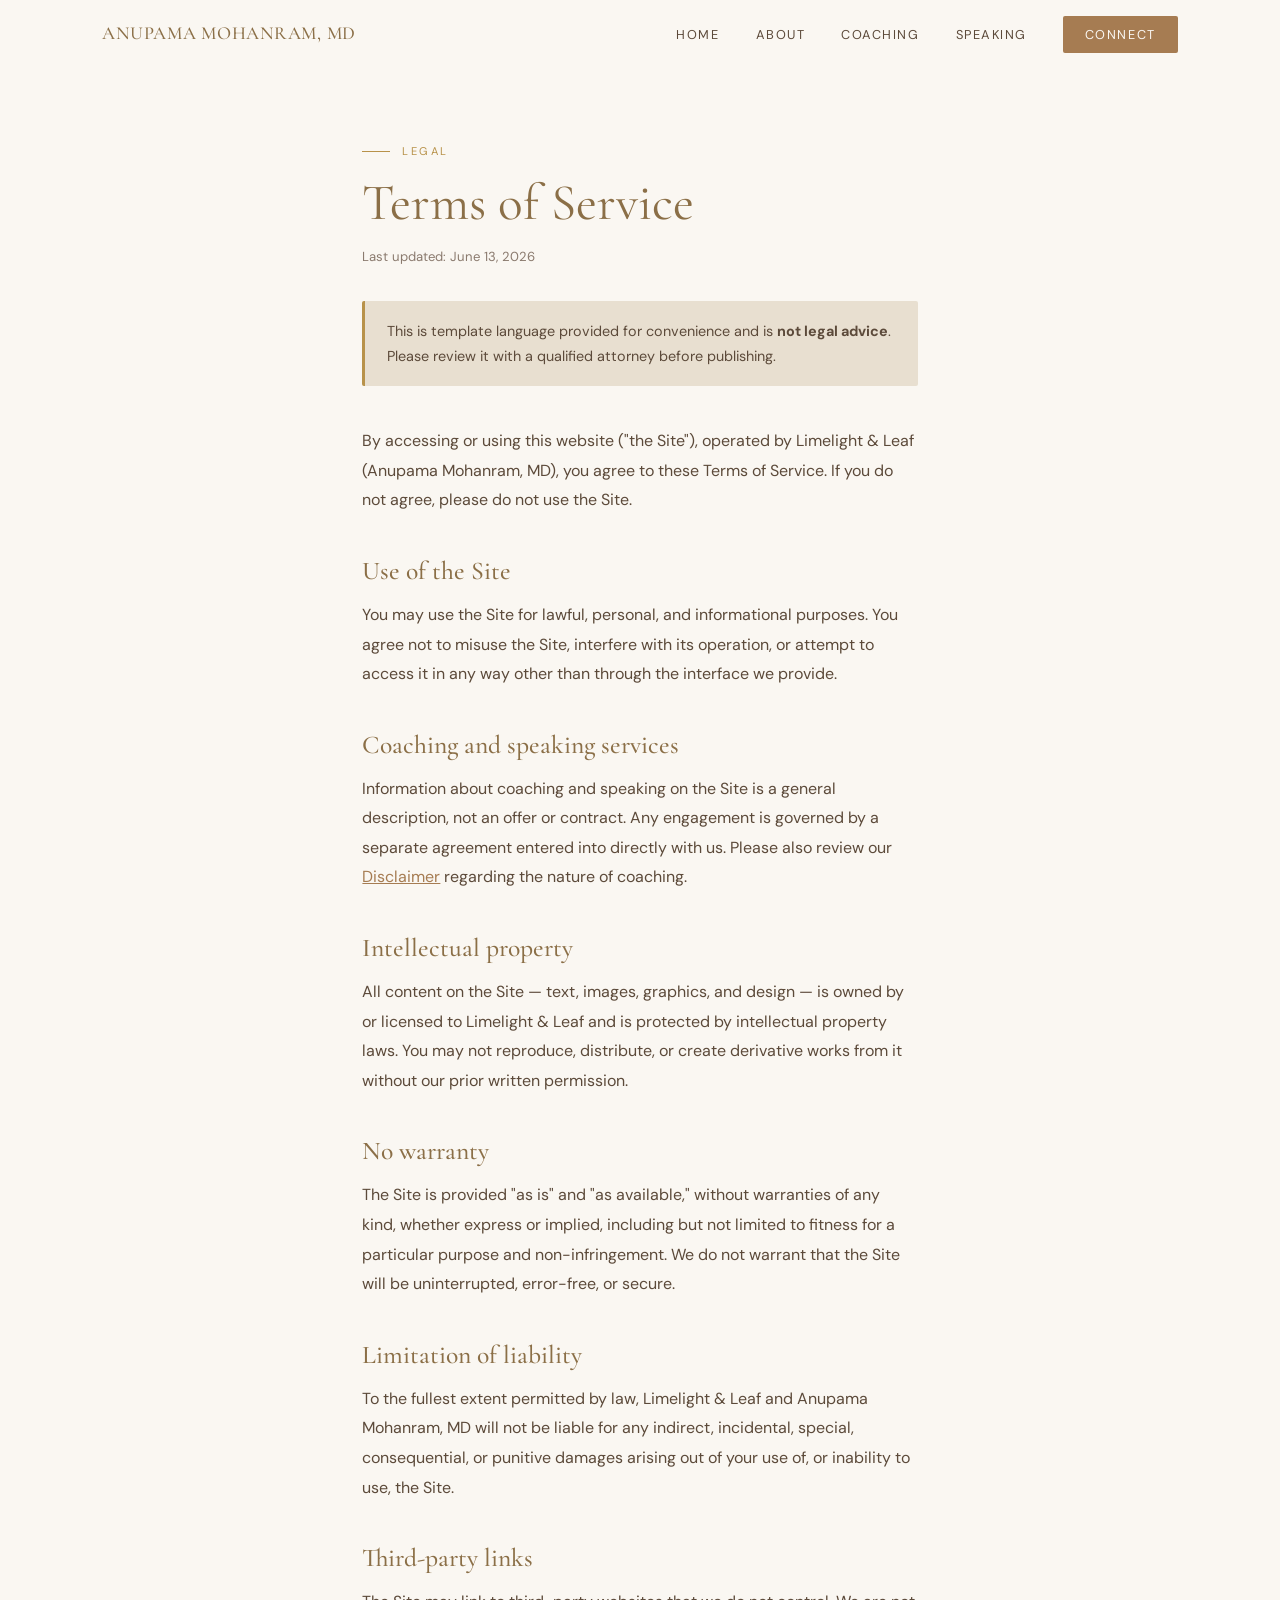
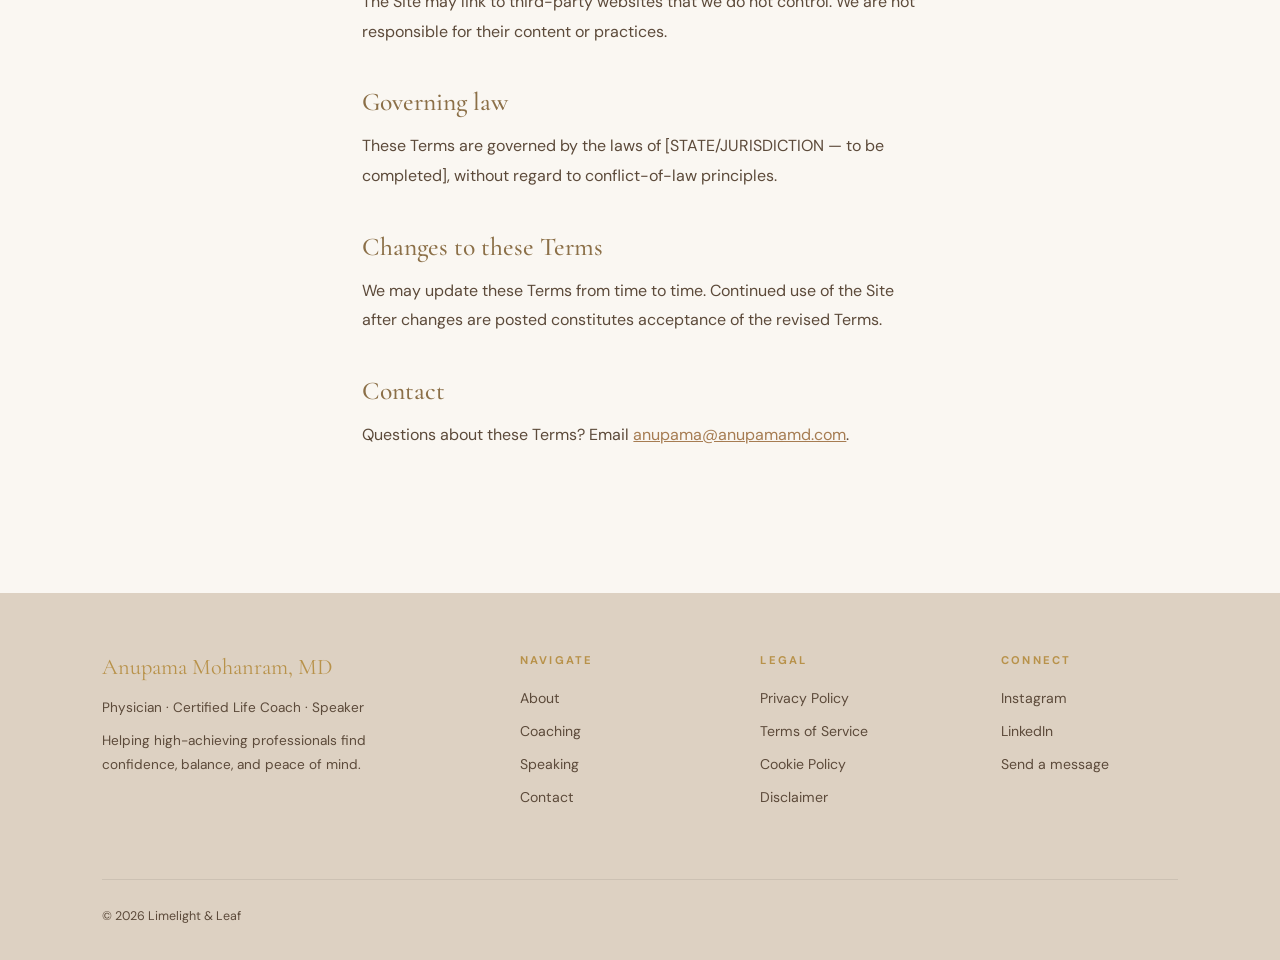
<file: legal/terms.html>
<!DOCTYPE html>
<html lang="en">
<head>
  <meta charset="UTF-8" />
  <meta name="viewport" content="width=device-width, initial-scale=1.0" />
  <title>Terms of Service — Limelight &amp; Leaf</title>
  <meta name="description" content="Terms of Service for the Anupama Mohanram, MD / Limelight &amp; Leaf website: acceptable use, intellectual property, disclaimers, and limitation of liability." />
  <meta name="robots" content="noindex" />
  <meta name="theme-color" content="#faf7f2" />
  <link rel="icon" href="../assets/favicon.svg" type="image/svg+xml" />
  <link rel="canonical" href="https://anupamamd.com/legal/terms.html" />
  <link rel="preconnect" href="https://fonts.googleapis.com" />
  <link rel="preconnect" href="https://fonts.gstatic.com" crossorigin />
  <link href="https://fonts.googleapis.com/css2?family=Cormorant+Garamond:ital,wght@0,300;0,400;0,500;0,600;1,300;1,400;1,500&family=DM+Sans:ital,opsz,wght@0,9..40,300;0,9..40,400;0,9..40,500;1,9..40,300&display=swap" rel="stylesheet" />
  <link rel="stylesheet" href="../assets/styles.css" />
</head>
<body>

  <header id="site-nav"></header>
  <div id="mobile-menu-mount"></div>

  <main class="prose">
    <div class="section-label">Legal</div>
    <h1>Terms of Service</h1>
    <p class="updated">Last updated: June 13, 2026</p>

    <div class="legal-note">
      This is template language provided for convenience and is <strong>not legal advice</strong>.
      Please review it with a qualified attorney before publishing.
    </div>

    <p>By accessing or using this website ("the Site"), operated by Limelight &amp; Leaf (Anupama Mohanram, MD), you agree to these Terms of Service. If you do not agree, please do not use the Site.</p>

    <h2>Use of the Site</h2>
    <p>You may use the Site for lawful, personal, and informational purposes. You agree not to misuse the Site, interfere with its operation, or attempt to access it in any way other than through the interface we provide.</p>

    <h2>Coaching and speaking services</h2>
    <p>Information about coaching and speaking on the Site is a general description, not an offer or contract. Any engagement is governed by a separate agreement entered into directly with us. Please also review our <a href="disclaimer.html">Disclaimer</a> regarding the nature of coaching.</p>

    <h2>Intellectual property</h2>
    <p>All content on the Site — text, images, graphics, and design — is owned by or licensed to Limelight &amp; Leaf and is protected by intellectual property laws. You may not reproduce, distribute, or create derivative works from it without our prior written permission.</p>

    <h2>No warranty</h2>
    <p>The Site is provided "as is" and "as available," without warranties of any kind, whether express or implied, including but not limited to fitness for a particular purpose and non-infringement. We do not warrant that the Site will be uninterrupted, error-free, or secure.</p>

    <h2>Limitation of liability</h2>
    <p>To the fullest extent permitted by law, Limelight &amp; Leaf and Anupama Mohanram, MD will not be liable for any indirect, incidental, special, consequential, or punitive damages arising out of your use of, or inability to use, the Site.</p>

    <h2>Third-party links</h2>
    <p>The Site may link to third-party websites that we do not control. We are not responsible for their content or practices.</p>

    <h2>Governing law</h2>
    <p>These Terms are governed by the laws of [STATE/JURISDICTION — to be completed], without regard to conflict-of-law principles.</p>

    <h2>Changes to these Terms</h2>
    <p>We may update these Terms from time to time. Continued use of the Site after changes are posted constitutes acceptance of the revised Terms.</p>

    <h2>Contact</h2>
    <p>Questions about these Terms? Email <a href="mailto:anupama@anupamamd.com">anupama@anupamamd.com</a>.</p>
  </main>

  <footer id="site-footer"></footer>

  <script src="../assets/partials.js"></script>
  <script src="../assets/main.js"></script>
</body>
</html>
</file>
<file: assets/styles.css>
*, *::before, *::after { box-sizing: border-box; margin: 0; padding: 0; }

:root {
  --cream: #faf7f2;
  --warm-white: #fff9f3;
  --sand: #e8dfd0;
  --taupe: #c4ae96;
  --warm-brown: #a67c52;
  --dark-brown: #8b6f47;
  --sage: #8a9e8c;
  --sage-light: #c8d5c9;
  --accent-gold: #b8924a;
  --text-dark: #2c1f14;
  --text-mid: #5c4a3a;
  --text-light: #8a7a6e;
  --section-pad: clamp(80px, 10vw, 140px);
}

html { scroll-behavior: smooth; }

body {
  font-family: 'DM Sans', sans-serif;
  background: var(--cream);
  color: var(--text-dark);
  overflow-x: hidden;
}

a:focus-visible,
button:focus-visible,
input:focus-visible,
select:focus-visible,
textarea:focus-visible {
  outline: 2px solid var(--warm-brown);
  outline-offset: 3px;
  border-radius: 2px;
}

/* ─── NAV ─── */
nav {
  position: fixed;
  top: 0; left: 0; right: 0;
  z-index: 100;
  display: flex;
  align-items: center;
  justify-content: space-between;
  padding: 22px 8vw;
  transition: background 0.4s, box-shadow 0.4s;
}
nav.scrolled {
  background: rgba(250, 247, 242, 0.96);
  backdrop-filter: blur(10px);
  box-shadow: 0 1px 0 var(--sand);
}
.nav-logo {
  font-family: 'Cormorant Garamond', serif;
  font-size: 1.15rem;
  font-weight: 500;
  letter-spacing: 0.04em;
  color: var(--dark-brown);
  text-decoration: none;
  text-transform: uppercase;
}
.nav-links {
  display: flex;
  align-items: center;
  gap: 36px;
  list-style: none;
}
.nav-links a {
  font-size: 0.8rem;
  font-weight: 400;
  letter-spacing: 0.12em;
  text-transform: uppercase;
  color: var(--text-mid);
  text-decoration: none;
  transition: color 0.2s;
}
.nav-links a:hover { color: var(--warm-brown); }
.nav-links a[aria-current="page"] {
  color: var(--warm-brown);
  border-bottom: 1px solid var(--accent-gold);
  padding-bottom: 2px;
}
.nav-cta {
  background: var(--warm-brown);
  color: var(--cream) !important;
  padding: 10px 22px;
  border-radius: 2px;
  transition: background 0.2s !important;
}
.nav-cta:hover { background: var(--dark-brown) !important; color: var(--cream) !important; }
.nav-cta[aria-current="page"] { border-bottom: none; padding-bottom: 10px; }
.nav-hamburger { display: none; cursor: pointer; flex-direction: column; gap: 5px; background: none; border: none; padding: 4px; }
.nav-hamburger span { display: block; width: 24px; height: 1.5px; background: var(--text-dark); transition: 0.3s; }

/* ─── HERO ─── */
#home {
  min-height: 100vh;
  display: grid;
  grid-template-columns: 1fr 1fr;
  align-items: center;
  padding-top: 80px;
  background: linear-gradient(180deg, var(--warm-white) 0%, var(--cream) 100%);
  overflow: hidden;
  position: relative;
}
.hero-bg-circle {
  position: absolute;
  width: 60vw; height: 60vw;
  max-width: 700px; max-height: 700px;
  right: -10vw; top: 50%;
  transform: translateY(-50%);
  background: radial-gradient(circle, var(--sage-light) 0%, transparent 70%);
  opacity: 0.4;
  pointer-events: none;
}
.hero-text {
  padding: 6vw 6vw 6vw 8vw;
  position: relative;
  z-index: 2;
  animation: fadeUp 0.9s ease both;
}
.hero-eyebrow {
  font-size: 0.72rem;
  letter-spacing: 0.2em;
  text-transform: uppercase;
  color: var(--accent-gold);
  margin-bottom: 24px;
  display: flex;
  align-items: center;
  gap: 12px;
}
.hero-eyebrow::before {
  content: '';
  display: block;
  width: 36px;
  height: 1px;
  background: var(--accent-gold);
}
.hero-text h1 {
  font-family: 'Cormorant Garamond', serif;
  font-size: clamp(2.8rem, 5vw, 4.5rem);
  font-weight: 400;
  line-height: 1.1;
  color: var(--dark-brown);
  margin-bottom: 28px;
}
.hero-text h1 em {
  font-style: italic;
  color: var(--warm-brown);
}
.hero-text p {
  font-size: 1.05rem;
  line-height: 1.75;
  color: var(--text-mid);
  max-width: 480px;
  margin-bottom: 44px;
}
.hero-btns {
  display: flex;
  flex-wrap: wrap;
  gap: 16px;
}
.btn-primary {
  display: inline-block;
  padding: 12px 28px;
  border: 1.5px solid var(--warm-brown);
  color: var(--warm-brown);
  background: transparent;
  text-decoration: none;
  font-size: 0.82rem;
  font-weight: 500;
  letter-spacing: 0.12em;
  text-transform: uppercase;
  border-radius: 2px;
  transition: background 0.25s, color 0.25s, transform 0.2s;
}
.btn-primary:hover { background: var(--warm-brown); color: var(--cream); transform: translateY(-2px); }
.btn-outline {
  display: inline-block;
  padding: 12px 28px;
  border: 1.5px solid var(--warm-brown);
  color: var(--warm-brown);
  background: transparent;
  text-decoration: none;
  font-size: 0.82rem;
  font-weight: 500;
  letter-spacing: 0.12em;
  text-transform: uppercase;
  border-radius: 2px;
  transition: background 0.25s, color 0.25s, transform 0.2s;
}
.btn-outline:hover { background: var(--warm-brown); color: var(--cream); transform: translateY(-2px); }
.hero-image {
  position: relative;
  height: 100vh;
  overflow: hidden;
  animation: fadeIn 1.1s ease both 0.2s;
}
.hero-image img {
  width: 100%;
  height: 100%;
  object-fit: cover;
  object-position: center top;
}

/* ─── SECTION SHARED ─── */
section { padding: var(--section-pad) 8vw; }
.section-label {
  font-size: 0.7rem;
  letter-spacing: 0.22em;
  text-transform: uppercase;
  color: var(--accent-gold);
  margin-bottom: 16px;
  display: flex;
  align-items: center;
  gap: 12px;
}
.section-label::before {
  content: '';
  display: block;
  width: 28px;
  height: 1px;
  background: var(--accent-gold);
}
h2.section-title {
  font-family: 'Cormorant Garamond', serif;
  font-size: clamp(2rem, 3.5vw, 3.2rem);
  font-weight: 400;
  line-height: 1.2;
  color: var(--dark-brown);
  margin-bottom: 28px;
}
h2.section-title em { font-style: italic; color: var(--warm-brown); }

/* Page header offset so fixed nav doesn't overlap top content on inner pages */
.page-top { padding-top: clamp(120px, 16vh, 180px); }

/* Generic intro band on landing + inner pages */
.intro-band {
  background: var(--cream);
  text-align: center;
}
.intro-band .section-label { justify-content: center; }
.intro-band p {
  font-size: 1.15rem;
  line-height: 1.85;
  color: var(--text-mid);
  max-width: 680px;
  margin: 0 auto;
}

/* Teaser row of what-I-help-with on the home page */
.teaser-grid {
  display: grid;
  grid-template-columns: repeat(3, 1fr);
  gap: 24px;
  max-width: 1000px;
  margin: 56px auto 0;
}
.teaser-card {
  padding: 40px 32px;
  background: var(--warm-white);
  border: 1.5px solid var(--sand);
  border-radius: 2px;
  text-align: left;
  transition: border-color 0.25s, transform 0.25s;
}
.teaser-card:hover { border-color: var(--taupe); transform: translateY(-4px); }
.teaser-card .service-icon { font-size: 1.6rem; margin-bottom: 18px; }
.teaser-card h3 {
  font-family: 'Cormorant Garamond', serif;
  font-size: 1.4rem;
  font-weight: 500;
  color: var(--dark-brown);
  margin-bottom: 12px;
}
.teaser-card p {
  font-size: 0.9rem;
  line-height: 1.7;
  color: var(--text-mid);
}
.teaser-card .teaser-link {
  margin-top: 18px;
  display: inline-flex;
  align-items: center;
  gap: 8px;
  font-size: 0.76rem;
  letter-spacing: 0.12em;
  text-transform: uppercase;
  color: var(--warm-brown);
  text-decoration: none;
  transition: gap 0.2s;
}
.teaser-card .teaser-link:hover { gap: 14px; }

/* Dual-button row inside CTA bands */
.cta-band .hero-btns { justify-content: center; }

/* ─── ABOUT ─── */
#about {
  background: var(--cream);
  display: grid;
  grid-template-columns: 1fr 1fr;
  gap: 8vw;
  align-items: center;
}
.about-image {
  position: relative;
}
.about-image img {
  width: 100%;
  aspect-ratio: 4/5;
  object-fit: cover;
  border-radius: 2px;
  display: block;
}
.about-image::before {
  content: '';
  position: absolute;
  inset: -16px -16px 16px 16px;
  border: 1.5px solid var(--sand);
  border-radius: 2px;
  z-index: -1;
}
.about-credentials {
  display: flex;
  flex-wrap: wrap;
  gap: 10px;
  margin-top: 32px;
}
.credential-tag {
  padding: 8px 16px;
  background: var(--sand);
  color: var(--warm-brown);
  font-size: 0.72rem;
  letter-spacing: 0.1em;
  text-transform: uppercase;
  border-radius: 2px;
}
.about-text p {
  font-size: 1rem;
  line-height: 1.85;
  color: var(--text-mid);
  margin-bottom: 18px;
}

/* ─── WHAT I HELP WITH (pain points) ─── */
#challenges {
  background: #ddd1c2;
  color: var(--text-dark);
  text-align: center;
}
#challenges .section-label {
  justify-content: center;
  color: var(--warm-brown);
}
#challenges .section-label::before {
  background: var(--warm-brown);
}
#challenges h2.section-title {
  color: var(--text-dark);
  margin-bottom: 18px;
}
#challenges h2.section-title em {
  color: var(--warm-brown);
}
#challenges > p {
  font-size: 1.05rem;
  line-height: 1.8;
  color: rgba(44,31,20,0.7); /* text-dark, semi-transparent */
  max-width: 620px;
  margin: 0 auto 64px;
}
.challenges-grid {
  display: grid;
  grid-template-columns: repeat(3, 1fr);
  gap: 2px;
  max-width: 900px;
  margin: 0 auto;
}
.challenge-card {
  padding: 44px 32px;
  background: rgba(255,255,255,0.18);
  text-align: left;
  transition: background 0.25s;
  border-radius: 2px;
  border: 1.5px solid #d2c7ad;
}
.challenge-card:hover {
  background: rgba(255,255,255,0.32);
}
.challenge-num {
  font-family: 'Cormorant Garamond', serif;
  font-size: 2.5rem;
  color: var(--warm-brown);
  opacity: 0.4;
  line-height: 1;
  margin-bottom: 20px;
}
.challenge-card h3 {
  font-family: 'Cormorant Garamond', serif;
  font-size: 1.3rem;
  font-weight: 500;
  color: var(--text-dark);
  margin-bottom: 12px;
}
.challenge-card p {
  font-size: 0.88rem;
  line-height: 1.7;
  color: var(--text-mid);
}

/* ─── SERVICES ─── */
#services {
  background: var(--warm-white);
}
.services-intro {
  display: grid;
  grid-template-columns: 1fr 1fr;
  gap: 8vw;
  align-items: start;
  margin-bottom: 80px;
}
.services-intro p {
  font-size: 1rem;
  line-height: 1.85;
  color: var(--text-mid);
}
.services-cards {
  display: grid;
  grid-template-columns: 1fr 1fr;
  gap: 24px;
}
.service-card {
  padding: 50px 44px;
  border: 1.5px solid var(--sand);
  border-radius: 2px;
  position: relative;
  overflow: hidden;
  transition: border-color 0.25s, transform 0.25s;
  background: var(--warm-white);
}
.service-card:hover { border-color: var(--taupe); transform: translateY(-4px); }
.service-card::before {
  content: '';
  position: absolute;
  top: 0; left: 0;
  width: 4px;
  height: 0;
  background: var(--warm-brown);
  transition: height 0.3s;
}
.service-card:hover::before { height: 100%; }
.service-icon {
  font-size: 1.8rem;
  margin-bottom: 24px;
}
.service-card h3 {
  font-family: 'Cormorant Garamond', serif;
  font-size: 1.6rem;
  font-weight: 500;
  color: var(--dark-brown);
  margin-bottom: 16px;
  line-height: 1.2;
}
.service-card p {
  font-size: 0.92rem;
  line-height: 1.75;
  color: var(--text-mid);
  margin-bottom: 28px;
}
.service-card a {
  font-size: 0.78rem;
  letter-spacing: 0.12em;
  text-transform: uppercase;
  color: var(--warm-brown);
  text-decoration: none;
  display: flex;
  align-items: center;
  gap: 8px;
  transition: gap 0.2s;
}
.service-card a:hover { gap: 14px; }

/* ─── TESTIMONIALS ─── */
#testimonials {
  background: var(--cream);
  text-align: center;
}
#testimonials .section-label { justify-content: center; }
#testimonials h2.section-title { margin-bottom: 64px; }
.testimonials-grid {
  display: grid;
  grid-template-columns: repeat(2, 1fr);
  gap: 28px;
  max-width: 1000px;
  margin: 0 auto;
}
.testimonial-card {
  padding: 48px 44px;
  background: var(--warm-white);
  border-radius: 2px;
  text-align: left;
  position: relative;
}
.testimonial-card::before {
  content: '"';
  font-family: 'Cormorant Garamond', serif;
  font-size: 6rem;
  color: var(--sand);
  line-height: 0.6;
  position: absolute;
  top: 36px;
  left: 36px;
}
.testimonial-card blockquote {
  font-family: 'Cormorant Garamond', serif;
  font-size: 1.2rem;
  font-style: italic;
  line-height: 1.7;
  color: var(--text-mid);
  margin-bottom: 28px;
  padding-top: 32px;
}
.testimonial-author {
  font-size: 0.78rem;
  letter-spacing: 0.1em;
  text-transform: uppercase;
  color: var(--accent-gold);
}

/* ─── SPEAKING ─── */
#speaking {
  background: var(--warm-white);
  display: grid;
  grid-template-columns: 1fr 1fr;
  gap: 8vw;
  align-items: center;
}
.speaking-image {
  position: relative;
}
.speaking-image::before {
  content: '';
  position: absolute;
  inset: -16px -16px 16px 16px;
  border: 1.5px solid var(--sand);
  border-radius: 2px;
  z-index: -1;
}
.speaking-image img {
  width: 100%;
  aspect-ratio: 4/5;
  object-fit: cover;
  border-radius: 2px;
}
.speaking-topics {
  margin: 32px 0;
  display: flex;
  flex-direction: column;
  gap: 12px;
}
.speaking-topic {
  display: flex;
  align-items: flex-start;
  gap: 14px;
  font-size: 0.94rem;
  color: var(--text-mid);
  line-height: 1.6;
}
.speaking-topic::before {
  content: '—';
  color: var(--accent-gold);
  flex-shrink: 0;
  margin-top: 1px;
}
#speaking p {
  font-size: 1rem;
  line-height: 1.85;
  color: var(--text-mid);
}

/* ─── CONTACT ─── */
#contact {
  background: var(--cream);
  display: grid;
  grid-template-columns: 1fr 1fr;
  gap: 8vw;
  align-items: start;
}
.contact-info p {
  font-size: 1rem;
  line-height: 1.85;
  color: var(--text-mid);
  margin-bottom: 32px;
}
.contact-info-items { margin-top: 36px; }
.contact-info-item {
  display: flex;
  align-items: center;
  gap: 12px;
  margin-bottom: 20px;
}
.contact-info-item span:first-child,
.contact-info-item .ci-icon {
  font-size: 1.1rem;
  line-height: 1;
  display: inline-flex;
  align-items: center;
}
.contact-info-item span:last-child,
.contact-info-item .ci-text {
  font-size: 0.92rem;
  color: var(--text-mid);
  line-height: 1.6;
}
.contact-info-item a { color: var(--warm-brown); text-decoration: none; }
.contact-info-item a:hover { text-decoration: underline; }
.contact-fallback {
  margin-top: 8px;
  font-size: 0.9rem;
  color: var(--text-mid);
  line-height: 1.7;
}
.contact-fallback a { color: var(--warm-brown); }
.contact-form {
  display: flex;
  flex-direction: column;
  gap: 32px;
  align-items: stretch;
}
.form-row {
  display: grid;
  grid-template-columns: 1fr 1fr;
  gap: 24px;
  align-items: start;
}
.form-group { display: flex; flex-direction: column; gap: 0px; }
.form-group label {
  font-size: 0.72rem;
  letter-spacing: 0.14em;
  text-transform: uppercase;
  color: var(--text-light);
  margin-bottom: 4px;
  margin-top: 8px;
}
.form-row .form-group label { margin-top: 0; }
.form-group:first-child label { margin-top: 0; }
.form-group input,
.form-group select,
.form-group textarea {
  padding: 16px 20px;
  background: var(--warm-white);
  border: 1.5px solid var(--sand);
  border-radius: 2px;
  font-family: 'DM Sans', sans-serif;
  font-size: 0.94rem;
  color: var(--text-dark);
  transition: border-color 0.2s;
  outline: none;
  width: 100%;
}
.form-group input:focus,
.form-group select:focus,
.form-group textarea:focus { border-color: var(--warm-brown); }
.form-group textarea { resize: vertical; min-height: 130px; }
.form-group select:invalid { color: var(--text-light); }
.form-group select option[value=""] { color: var(--text-light); }
.form-submit {
  margin-top: 8px;
  padding: 14px 0;
  background: linear-gradient(135deg, var(--warm-brown) 0%, var(--dark-brown) 100%);
  color: var(--cream);
  border: none;
  cursor: pointer;
  font-family: 'DM Sans', sans-serif;
  font-size: 0.94rem;
  font-weight: 500;
  letter-spacing: 0.14em;
  text-transform: uppercase;
  border-radius: 2px;
  transition: filter 0.25s, transform 0.2s;
  text-align: center;
  display: block;
  width: 100%;
  box-sizing: border-box;
}
.form-submit:hover { filter: brightness(1.08); transform: translateY(-2px); }
.contact-form form { width: 100%; }
.form-success {
  display: none;
  padding: 22px;
  background: var(--sage-light);
  color: var(--dark-brown);
  border-radius: 2px;
  font-size: 0.94rem;
  line-height: 1.65;
  text-align: center;
}
.form-reset-btn {
  margin-top: 12px;
  padding: 12px 0;
  background: transparent;
  color: var(--warm-brown);
  border: 1.5px solid var(--warm-brown);
  cursor: pointer;
  font-family: 'DM Sans', sans-serif;
  font-size: 0.82rem;
  font-weight: 500;
  letter-spacing: 0.14em;
  text-transform: uppercase;
  border-radius: 2px;
  transition: background 0.25s, color 0.25s, transform 0.2s;
  width: 100%;
}
.form-reset-btn:hover {
  background: var(--warm-brown);
  color: var(--cream);
  transform: translateY(-2px);
}
/* Fixed image placeholder styles */
.hero-image img, .about-image img, .speaking-image img {
  display: block;
  width: 100%;
  height: 100%;
  object-fit: cover;
}
.hero-image {
  min-height: 500px;
}

/* ─── CTA BAND ─── */
.cta-band {
  background: linear-gradient(135deg, var(--sage-light) 0%, var(--cream) 100%);
  text-align: center;
  padding: var(--section-pad) 8vw;
}
.cta-band .section-label { justify-content: center; }
.cta-band h2 {
  font-family: 'Cormorant Garamond', serif;
  font-size: clamp(2rem, 3.5vw, 3rem);
  font-weight: 400;
  line-height: 1.2;
  color: var(--dark-brown);
  margin-bottom: 20px;
}
.cta-band h2 em { font-style: italic; color: var(--warm-brown); }
.cta-band p {
  font-size: 1.05rem;
  line-height: 1.8;
  color: var(--text-mid);
  max-width: 560px;
  margin: 0 auto 36px;
}

/* ─── PULL QUOTE (home) ─── */
.pull-quote {
  background: var(--warm-white);
  text-align: center;
}
.pull-quote blockquote {
  font-family: 'Cormorant Garamond', serif;
  font-size: clamp(1.4rem, 2.6vw, 2.1rem);
  font-style: italic;
  line-height: 1.5;
  color: var(--dark-brown);
  max-width: 820px;
  margin: 0 auto 24px;
}
.pull-quote .testimonial-author { display: block; }
.pull-quote a {
  display: inline-block;
  margin-top: 32px;
}

/* ─── LEGAL / PROSE PAGES ─── */
.prose {
  max-width: 760px;
  margin: 0 auto;
  padding: clamp(120px, 16vh, 180px) 8vw var(--section-pad);
}
.prose .section-label { margin-bottom: 16px; }
.prose h1 {
  font-family: 'Cormorant Garamond', serif;
  font-size: clamp(2.2rem, 4vw, 3.2rem);
  font-weight: 400;
  color: var(--dark-brown);
  line-height: 1.15;
  margin-bottom: 12px;
}
.prose .updated {
  font-size: 0.82rem;
  color: var(--text-light);
  margin-bottom: 32px;
}
.prose .legal-note {
  background: var(--sand);
  border-left: 3px solid var(--accent-gold);
  padding: 18px 22px;
  border-radius: 2px;
  font-size: 0.9rem;
  line-height: 1.7;
  color: var(--text-mid);
  margin-bottom: 40px;
}
.prose h2 {
  font-family: 'Cormorant Garamond', serif;
  font-size: 1.6rem;
  font-weight: 500;
  color: var(--dark-brown);
  margin: 40px 0 14px;
}
.prose p, .prose li {
  font-size: 1rem;
  line-height: 1.85;
  color: var(--text-mid);
  margin-bottom: 16px;
}
.prose ul { margin: 0 0 16px 22px; }
.prose a { color: var(--warm-brown); }

/* ─── 404 ─── */
.notfound {
  min-height: 100vh;
  display: flex;
  flex-direction: column;
  align-items: center;
  justify-content: center;
  text-align: center;
  padding: 120px 8vw;
  background: linear-gradient(180deg, var(--warm-white) 0%, var(--cream) 100%);
}
.notfound .num {
  font-family: 'Cormorant Garamond', serif;
  font-size: clamp(5rem, 14vw, 9rem);
  color: var(--taupe);
  line-height: 1;
  margin-bottom: 12px;
}
.notfound h1 {
  font-family: 'Cormorant Garamond', serif;
  font-size: clamp(1.8rem, 3.5vw, 2.6rem);
  font-weight: 400;
  color: var(--dark-brown);
  margin-bottom: 18px;
}
.notfound p {
  font-size: 1.05rem;
  color: var(--text-mid);
  max-width: 460px;
  margin-bottom: 36px;
  line-height: 1.7;
}

/* ─── FOOTER ─── */
footer {
  background: #ddd1c2;
  padding: 60px 8vw 36px;
}
.footer-inner {
  display: grid;
  grid-template-columns: 2fr 1fr 1fr 1fr;
  gap: 5vw;
  margin-bottom: 60px;
}
.footer-brand p {
  font-family: 'Cormorant Garamond', serif;
  font-size: 1.4rem;
  font-weight: 400;
  margin-bottom: 16px;
  color: var(--accent-gold);
}
.footer-brand span {
  font-size: 0.85rem;
  color: var(--text-mid);
  line-height: 1.7;
  display: block;
}
.footer-col h4 {
  font-size: 0.7rem;
  letter-spacing: 0.2em;
  text-transform: uppercase;
  margin-bottom: 20px;
  color: var(--accent-gold);
}
.footer-col ul { list-style: none; }
.footer-col ul li { margin-bottom: 12px; }
.footer-col ul li a {
  font-size: 0.88rem;
  color: var(--text-mid);
  text-decoration: none;
  transition: color 0.2s;
}
.footer-col ul li a:hover { color: var(--dark-brown); }
.footer-bottom {
  border-top: 1px solid rgba(0,0,0,0.08);
  padding-top: 28px;
}
.footer-bottom p {
  font-size: 0.78rem;
  color: var(--text-mid);
}

/* ─── ANIMATIONS ─── */
@keyframes fadeUp {
  from { opacity: 0; transform: translateY(30px); }
  to { opacity: 1; transform: translateY(0); }
}
@keyframes fadeIn {
  from { opacity: 0; }
  to { opacity: 1; }
}
.reveal {
  opacity: 0;
  transform: translateY(24px);
  transition: opacity 0.7s ease, transform 0.7s ease;
}
.reveal.visible {
  opacity: 1;
  transform: translateY(0);
}
@media (prefers-reduced-motion: reduce) {
  html { scroll-behavior: auto; }
  .reveal { opacity: 1; transform: none; transition: none; }
  .hero-text, .hero-image { animation: none; }
}

/* ─── MOBILE NAV OVERLAY ─── */
.mobile-menu {
  display: none;
  position: fixed;
  inset: 0;
  background: var(--warm-white);
  z-index: 99;
  flex-direction: column;
  align-items: center;
  justify-content: center;
  gap: 36px;
}
.mobile-menu.open { display: flex; }
.mobile-menu a {
  font-family: 'Cormorant Garamond', serif;
  font-size: 2rem;
  color: var(--dark-brown);
  text-decoration: none;
  letter-spacing: 0.05em;
}
.mobile-close {
  position: absolute;
  top: 24px; right: 6vw;
  font-size: 1.8rem;
  cursor: pointer;
  color: var(--text-dark);
  background: none;
  border: none;
}

/* ─── RESPONSIVE ─── */
@media (max-width: 900px) {
  #home { grid-template-columns: 1fr; }
  .hero-image { height: 60vw; min-height: 320px; order: -1; }
  .hero-text { padding: 48px 6vw; }
  #about, #speaking, #contact { grid-template-columns: 1fr; }
  .about-image, .speaking-image { order: -1; }
  .services-intro { grid-template-columns: 1fr; }
  .services-cards { grid-template-columns: 1fr; }
  .challenges-grid { grid-template-columns: 1fr; }
  .testimonials-grid { grid-template-columns: 1fr; }
  .teaser-grid { grid-template-columns: 1fr; }
  .footer-inner { grid-template-columns: 1fr 1fr; gap: 36px; }
  .nav-links { display: none; }
  .nav-hamburger { display: flex; }
  .form-row { grid-template-columns: 1fr; }
}
@media (max-width: 560px) {
  section { padding: clamp(60px, 14vw, 90px) 7vw; }
  .footer-inner { grid-template-columns: 1fr; }
  .hero-text h1 { font-size: clamp(2.4rem, 9vw, 3.2rem); }
  .challenge-card, .service-card, .testimonial-card, .teaser-card { padding: 32px 26px; }
  .mobile-menu a { font-size: 1.6rem; }
}
</file>
